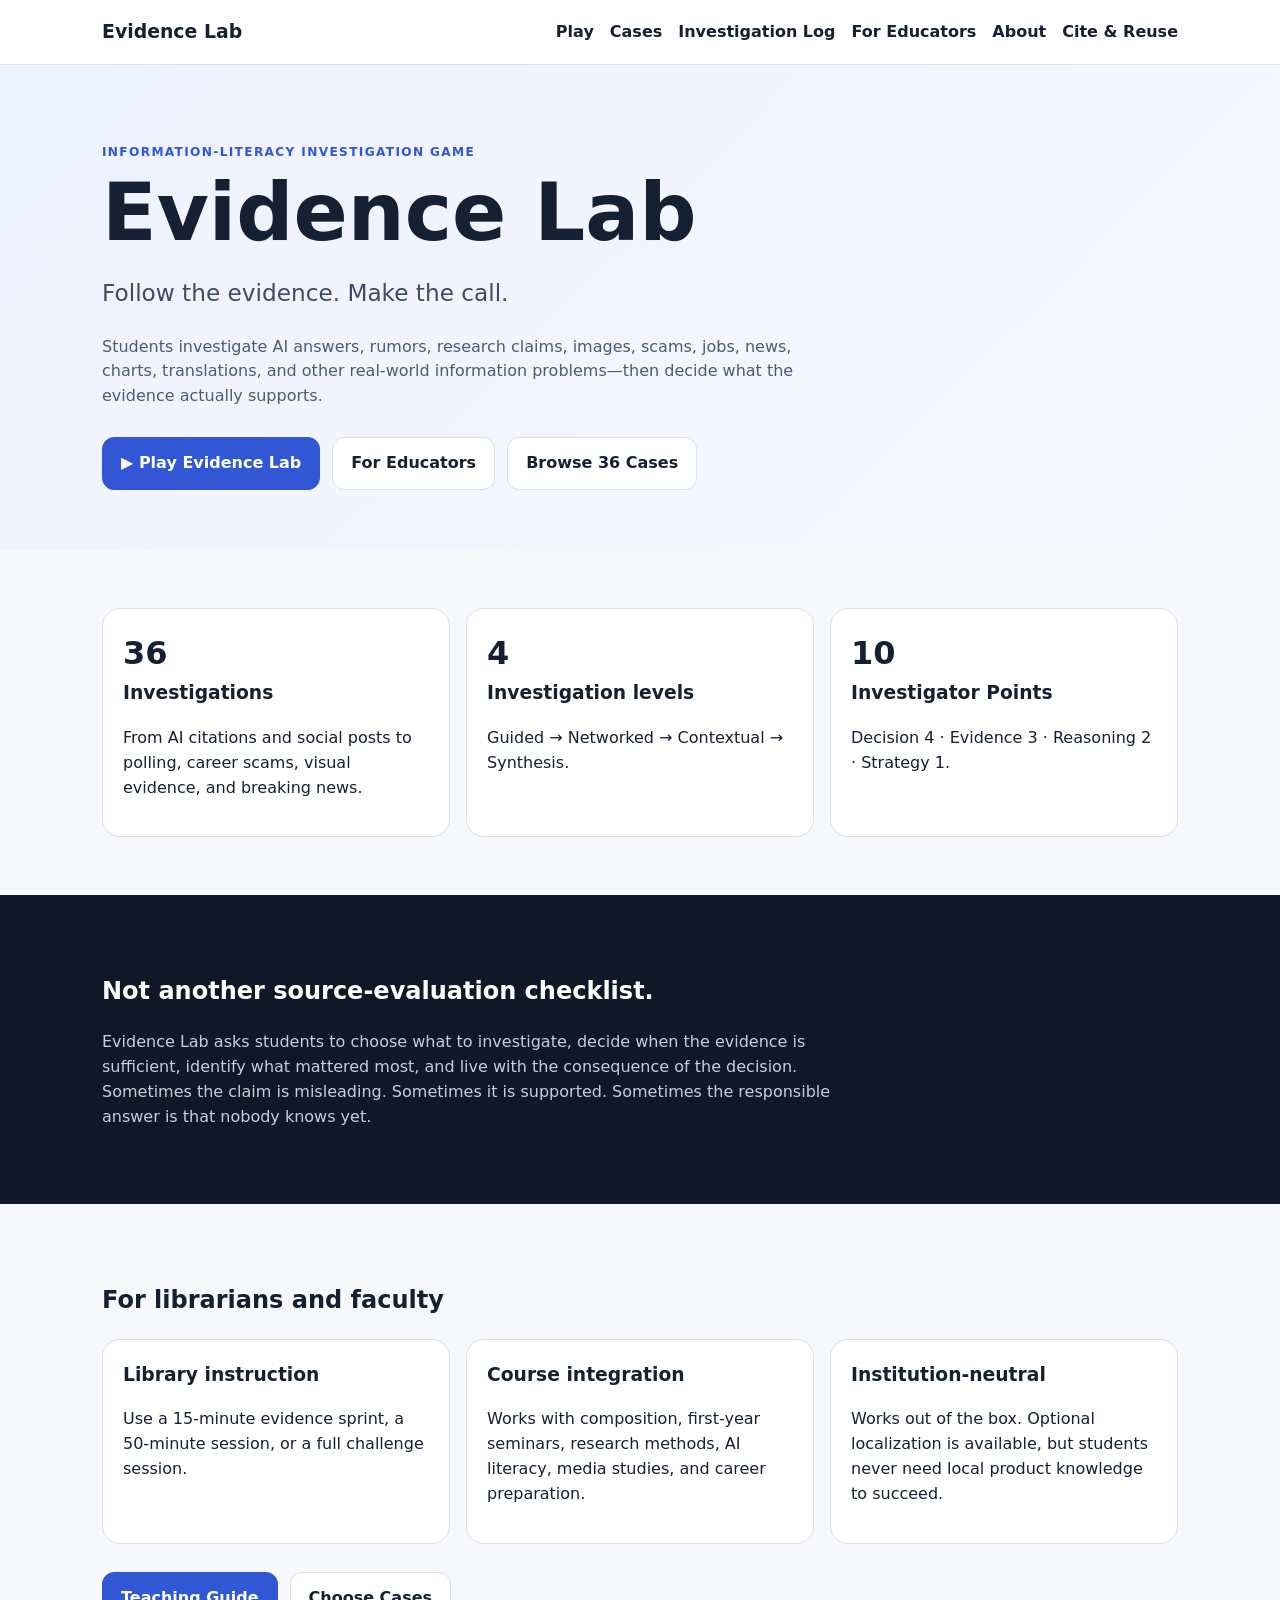
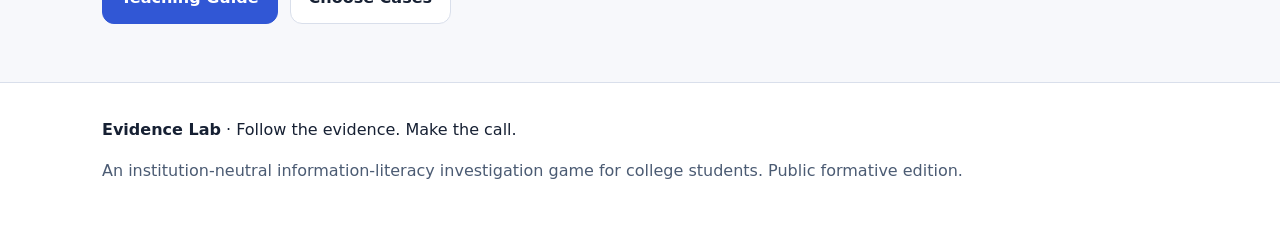
<file: index.html>
<!doctype html><html><head><meta charset="utf-8"><meta name="viewport" content="width=device-width"><title>Evidence Lab — Follow the evidence. Make the call.</title><link rel="stylesheet" href="assets/site.css"></head><body><nav class="nav"><div class="wrap"><a class="brand" href="index.html">Evidence Lab</a><div class="navlinks"><a href="play.html">Play</a><a href="cases.html">Cases</a><a href="log.html">Investigation Log<span data-log-count></span></a><a href="educators.html">For Educators</a><a href="about.html">About</a><a href="cite.html">Cite &amp; Reuse</a></div></div></nav><header class="hero"><div class="wrap"><div class="eyebrow">Information-literacy investigation game</div><h1>Evidence Lab</h1><p class="tagline">Follow the evidence. Make the call.</p><p class="muted" style="max-width:700px">Students investigate AI answers, rumors, research claims, images, scams, jobs, news, charts, translations, and other real-world information problems—then decide what the evidence actually supports.</p><div class="actions"><a class="btn primary" href="play.html">▶ Play Evidence Lab</a><a class="btn" href="educators.html">For Educators</a><a class="btn" href="cases.html">Browse 36 Cases</a></div></div></header>
<section class="section"><div class="wrap"><div class="grid"><div class="card"><div class="stat">36</div><h3>Investigations</h3><p>From AI citations and social posts to polling, career scams, visual evidence, and breaking news.</p></div><div class="card"><div class="stat">4</div><h3>Investigation levels</h3><p>Guided → Networked → Contextual → Synthesis.</p></div><div class="card"><div class="stat">10</div><h3>Investigator Points</h3><p>Decision 4 · Evidence 3 · Reasoning 2 · Strategy 1.</p></div></div></div></section>
<section class="section band"><div class="wrap"><h2>Not another source-evaluation checklist.</h2><p class="muted" style="max-width:760px">Evidence Lab asks students to choose what to investigate, decide when the evidence is sufficient, identify what mattered most, and live with the consequence of the decision. Sometimes the claim is misleading. Sometimes it is supported. Sometimes the responsible answer is that nobody knows yet.</p></div></section>
<section class="section"><div class="wrap"><h2>For librarians and faculty</h2><div class="grid"><div class="card"><h3>Library instruction</h3><p>Use a 15-minute evidence sprint, a 50-minute session, or a full challenge session.</p></div><div class="card"><h3>Course integration</h3><p>Works with composition, first-year seminars, research methods, AI literacy, media studies, and career preparation.</p></div><div class="card"><h3>Institution-neutral</h3><p>Works out of the box. Optional localization is available, but students never need local product knowledge to succeed.</p></div></div><div class="actions"><a class="btn primary" href="educators.html">Teaching Guide</a><a class="btn" href="cases.html">Choose Cases</a></div></div></section><footer class="footer"><div class="wrap"><b>Evidence Lab</b> · Follow the evidence. Make the call.<p class="muted">An institution-neutral information-literacy investigation game for college students. Public formative edition.</p></div></footer></body></html>
</file>
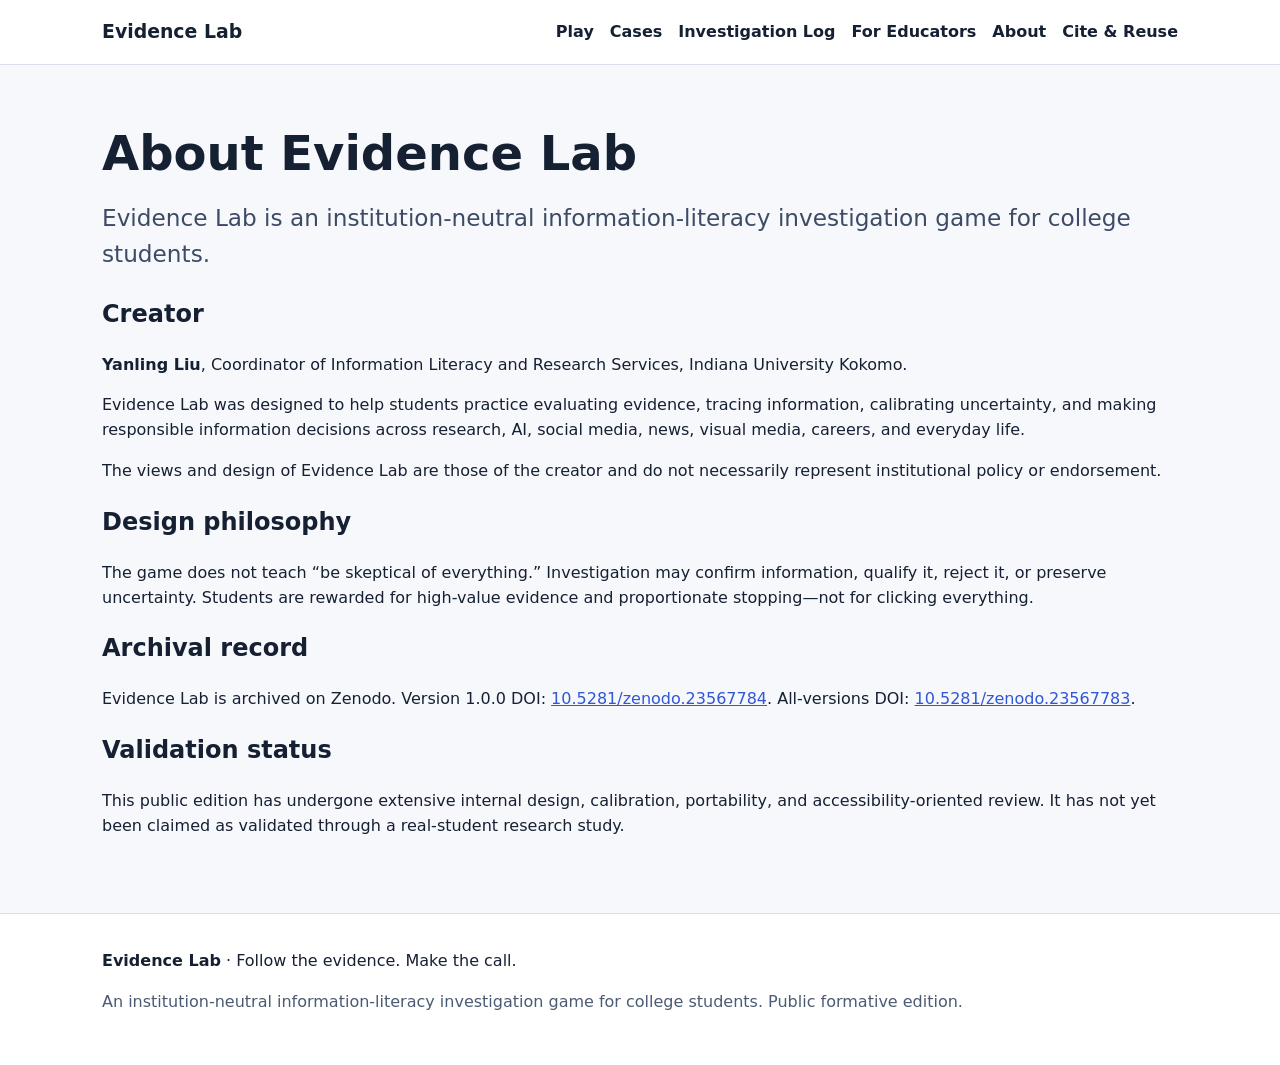
<file: about.html>
<!doctype html><html><head><meta charset=utf-8><meta name=viewport content="width=device-width"><title>About — Evidence Lab</title><link rel=stylesheet href="assets/site.css"></head><body><nav class="nav"><div class="wrap"><a class="brand" href="index.html">Evidence Lab</a><div class="navlinks"><a href="play.html">Play</a><a href="cases.html">Cases</a><a href="log.html">Investigation Log<span data-log-count></span></a><a href="educators.html">For Educators</a><a href="about.html">About</a><a href="cite.html">Cite &amp; Reuse</a></div></div></nav><main class=section><div class=wrap><h1 style="font-size:3rem">About Evidence Lab</h1><p class=tagline>Evidence Lab is an institution-neutral information-literacy investigation game for college students.</p><h2>Creator</h2><p><b>Yanling Liu</b>, Coordinator of Information Literacy and Research Services, Indiana University Kokomo.</p><p>Evidence Lab was designed to help students practice evaluating evidence, tracing information, calibrating uncertainty, and making responsible information decisions across research, AI, social media, news, visual media, careers, and everyday life.</p><p>The views and design of Evidence Lab are those of the creator and do not necessarily represent institutional policy or endorsement.</p><h2>Design philosophy</h2><p>The game does not teach “be skeptical of everything.” Investigation may confirm information, qualify it, reject it, or preserve uncertainty. Students are rewarded for high-value evidence and proportionate stopping—not for clicking everything.</p><h2>Archival record</h2><p>Evidence Lab is archived on Zenodo. Version 1.0.0 DOI: <a href="https://doi.org/10.5281/zenodo.23567784">10.5281/zenodo.23567784</a>. All-versions DOI: <a href="https://doi.org/10.5281/zenodo.23567783">10.5281/zenodo.23567783</a>.</p><h2>Validation status</h2><p>This public edition has undergone extensive internal design, calibration, portability, and accessibility-oriented review. It has not yet been claimed as validated through a real-student research study.</p></div></main><footer class="footer"><div class="wrap"><b>Evidence Lab</b> · Follow the evidence. Make the call.<p class="muted">An institution-neutral information-literacy investigation game for college students. Public formative edition.</p></div></footer></body></html>
</file>
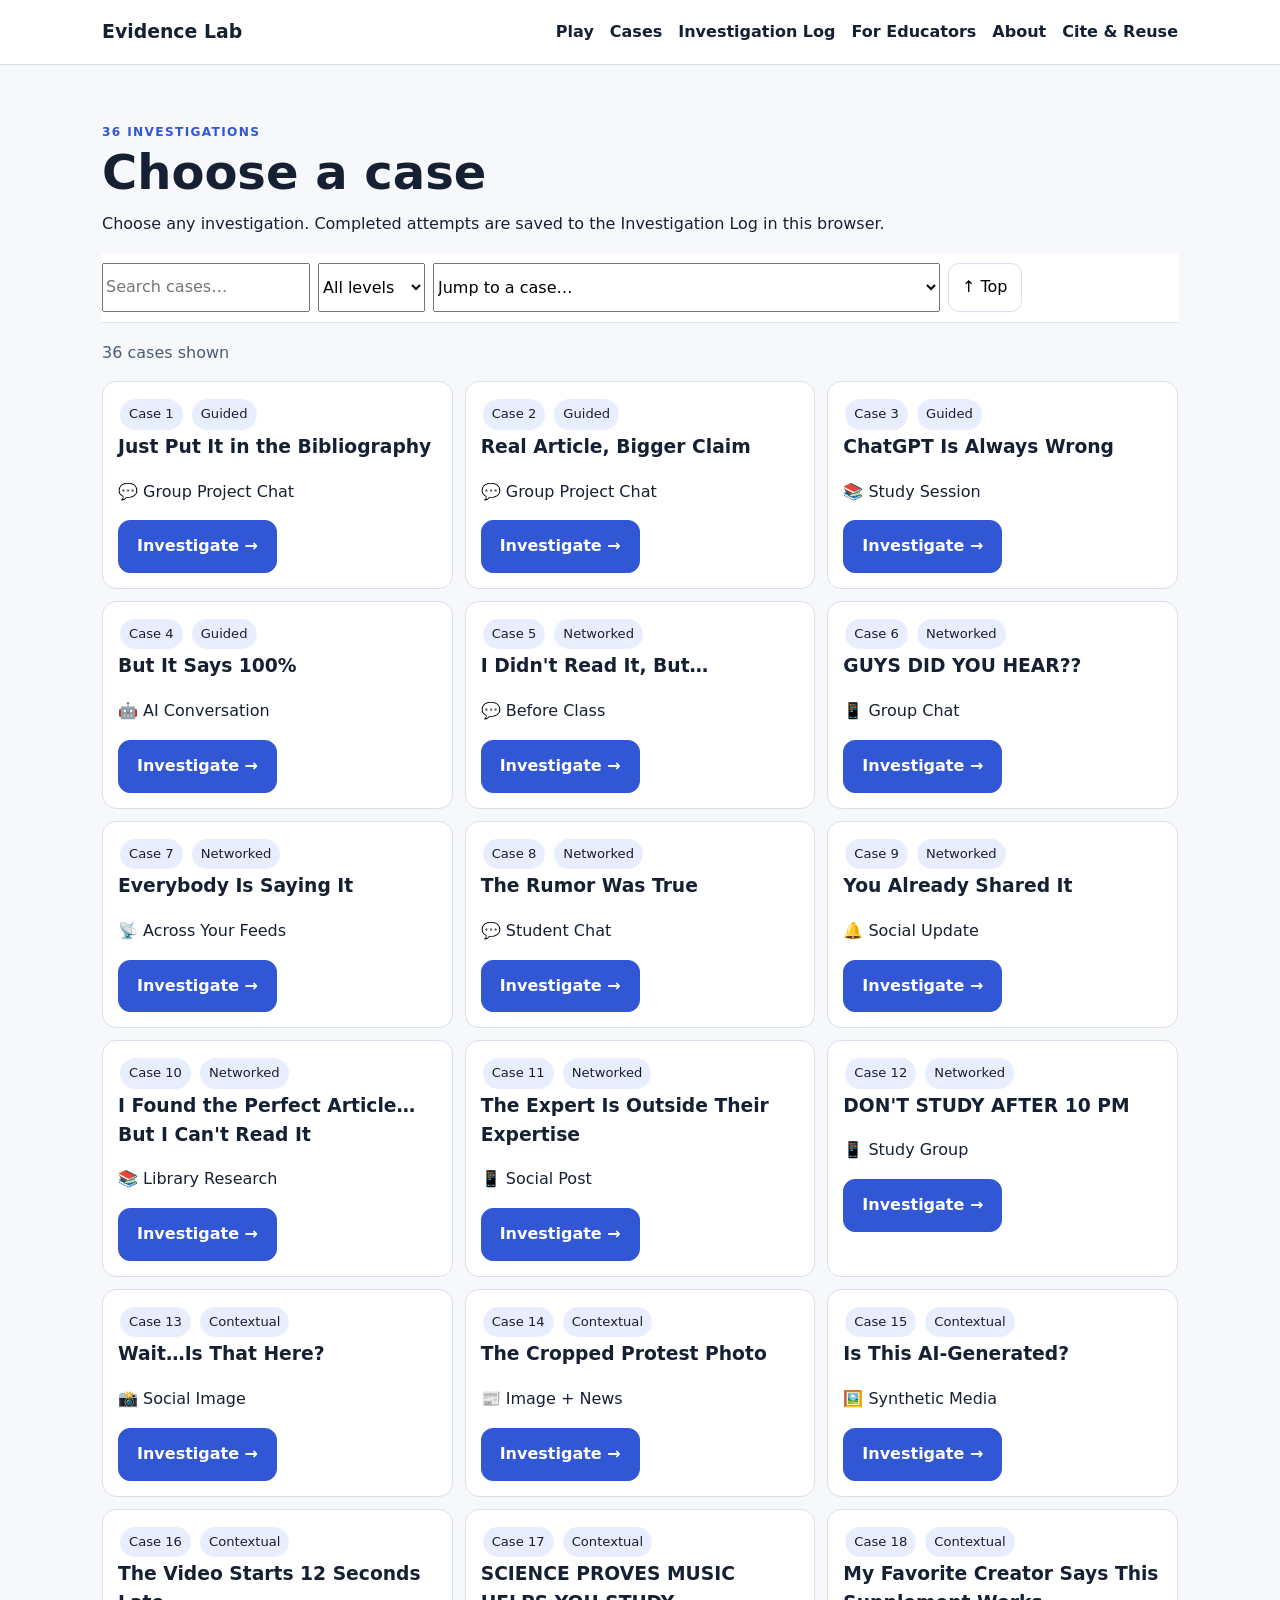
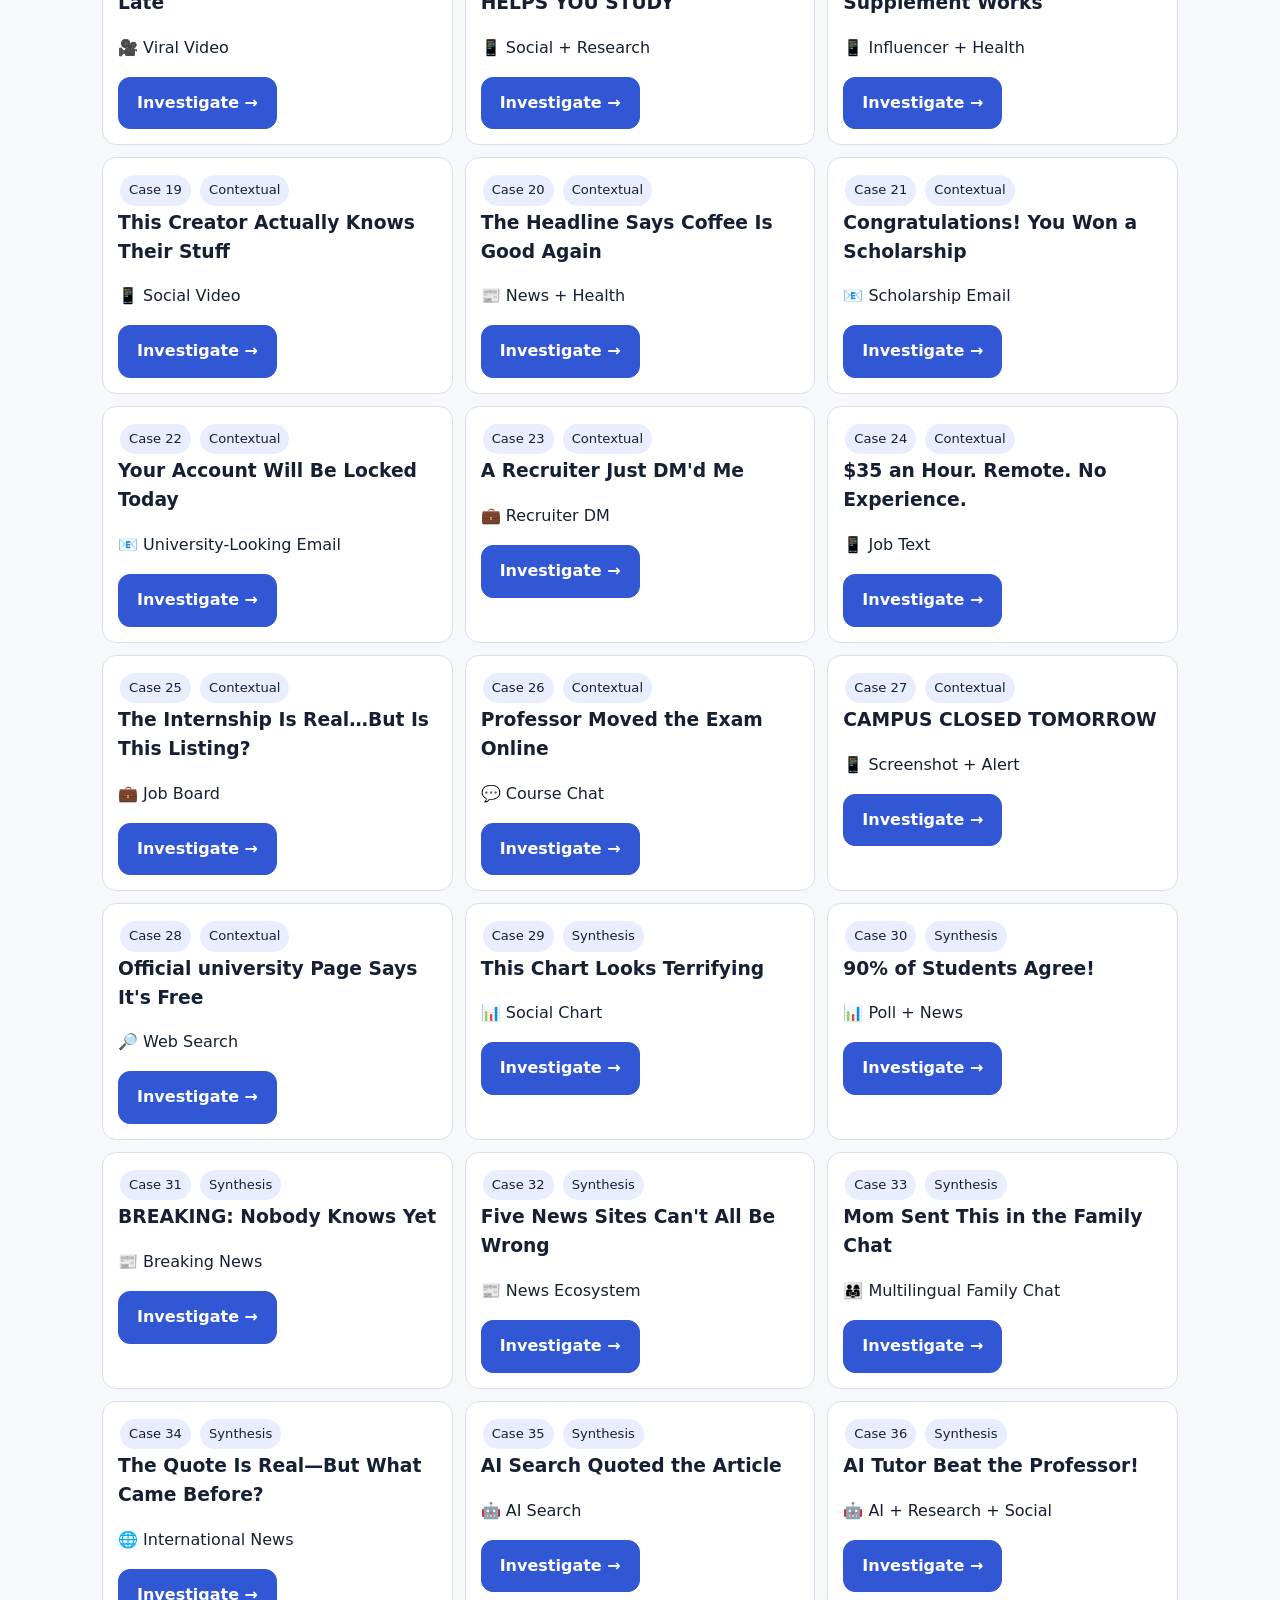
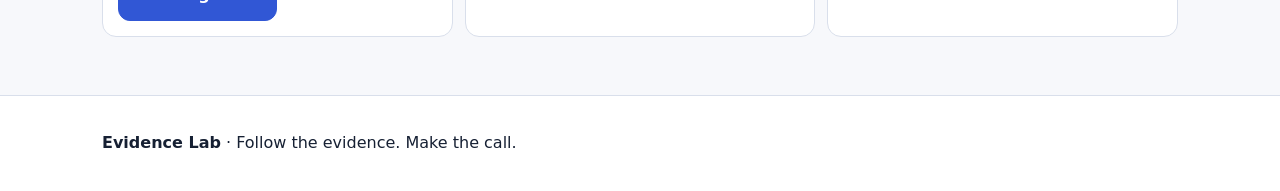
<file: cases.html>
<!doctype html><html><head><meta charset=utf-8><meta name=viewport content="width=device-width"><title>Cases — Evidence Lab</title><link rel=stylesheet href="assets/site.css"></head><body><nav class="nav"><div class="wrap"><a class="brand" href="index.html">Evidence Lab</a><div class="navlinks"><a href="play.html">Play</a><a href="cases.html">Cases</a><a href="log.html">Investigation Log<span data-log-count></span></a><a href="educators.html">For Educators</a><a href="about.html">About</a><a href="cite.html">Cite &amp; Reuse</a></div></div></nav><main class=section><div class=wrap><div class=eyebrow>36 investigations</div><h1 style="font-size:3rem">Choose a case</h1><p>Choose any investigation. Completed attempts are saved to the Investigation Log in this browser.</p><div class=sticky-tools><div class=controls><input id=q placeholder="Search cases…"><select id=level><option value="">All levels</option><option>guided</option><option>networked</option><option>contextual</option><option>synthesis</option></select><select id=jump><option value="">Jump to a case…</option><option value="1">Case 1 — Just Put It in the Bibliography</option><option value="2">Case 2 — Real Article, Bigger Claim</option><option value="3">Case 3 — ChatGPT Is Always Wrong</option><option value="4">Case 4 — But It Says 100%</option><option value="5">Case 5 — I Didn&#x27;t Read It, But…</option><option value="6">Case 6 — GUYS DID YOU HEAR??</option><option value="7">Case 7 — Everybody Is Saying It</option><option value="8">Case 8 — The Rumor Was True</option><option value="9">Case 9 — You Already Shared It</option><option value="10">Case 10 — I Found the Perfect Article…But I Can&#x27;t Read It</option><option value="11">Case 11 — The Expert Is Outside Their Expertise</option><option value="12">Case 12 — DON&#x27;T STUDY AFTER 10 PM</option><option value="13">Case 13 — Wait…Is That Here?</option><option value="14">Case 14 — The Cropped Protest Photo</option><option value="15">Case 15 — Is This AI-Generated?</option><option value="16">Case 16 — The Video Starts 12 Seconds Late</option><option value="17">Case 17 — SCIENCE PROVES MUSIC HELPS YOU STUDY</option><option value="18">Case 18 — My Favorite Creator Says This Supplement Works</option><option value="19">Case 19 — This Creator Actually Knows Their Stuff</option><option value="20">Case 20 — The Headline Says Coffee Is Good Again</option><option value="21">Case 21 — Congratulations! You Won a Scholarship</option><option value="22">Case 22 — Your Account Will Be Locked Today</option><option value="23">Case 23 — A Recruiter Just DM&#x27;d Me</option><option value="24">Case 24 — $35 an Hour. Remote. No Experience.</option><option value="25">Case 25 — The Internship Is Real…But Is This Listing?</option><option value="26">Case 26 — Professor Moved the Exam Online</option><option value="27">Case 27 — CAMPUS CLOSED TOMORROW</option><option value="28">Case 28 — Official university Page Says It&#x27;s Free</option><option value="29">Case 29 — This Chart Looks Terrifying</option><option value="30">Case 30 — 90% of Students Agree!</option><option value="31">Case 31 — BREAKING: Nobody Knows Yet</option><option value="32">Case 32 — Five News Sites Can&#x27;t All Be Wrong</option><option value="33">Case 33 — Mom Sent This in the Family Chat</option><option value="34">Case 34 — The Quote Is Real—But What Came Before?</option><option value="35">Case 35 — AI Search Quoted the Article</option><option value="36">Case 36 — AI Tutor Beat the Professor!</option></select><button onclick="scrollTo({top:0,behavior:'smooth'})">↑ Top</button></div></div><p id=count class=muted></p><div class=casegrid><article class="casecard card" id="case-1" data-level="guided" data-search="just put it in the bibliography guided 💬 group project chat" data-case="1"><div><span class=pill>Case 1</span> <span class=pill>Guided</span> <span class="completed-badge" data-completed="1"></span></div><h3>Just Put It in the Bibliography</h3><p>💬 Group Project Chat</p><a class="btn primary" href="play.html?case=1" onclick="sessionStorage.setItem('evidenceLabCasesScroll',String(window.scrollY))">Investigate →</a></article><article class="casecard card" id="case-2" data-level="guided" data-search="real article, bigger claim guided 💬 group project chat" data-case="2"><div><span class=pill>Case 2</span> <span class=pill>Guided</span> <span class="completed-badge" data-completed="2"></span></div><h3>Real Article, Bigger Claim</h3><p>💬 Group Project Chat</p><a class="btn primary" href="play.html?case=2" onclick="sessionStorage.setItem('evidenceLabCasesScroll',String(window.scrollY))">Investigate →</a></article><article class="casecard card" id="case-3" data-level="guided" data-search="chatgpt is always wrong guided 📚 study session" data-case="3"><div><span class=pill>Case 3</span> <span class=pill>Guided</span> <span class="completed-badge" data-completed="3"></span></div><h3>ChatGPT Is Always Wrong</h3><p>📚 Study Session</p><a class="btn primary" href="play.html?case=3" onclick="sessionStorage.setItem('evidenceLabCasesScroll',String(window.scrollY))">Investigate →</a></article><article class="casecard card" id="case-4" data-level="guided" data-search="but it says 100% guided 🤖 ai conversation" data-case="4"><div><span class=pill>Case 4</span> <span class=pill>Guided</span> <span class="completed-badge" data-completed="4"></span></div><h3>But It Says 100%</h3><p>🤖 AI Conversation</p><a class="btn primary" href="play.html?case=4" onclick="sessionStorage.setItem('evidenceLabCasesScroll',String(window.scrollY))">Investigate →</a></article><article class="casecard card" id="case-5" data-level="networked" data-search="i didn&#x27;t read it, but… networked 💬 before class" data-case="5"><div><span class=pill>Case 5</span> <span class=pill>Networked</span> <span class="completed-badge" data-completed="5"></span></div><h3>I Didn&#x27;t Read It, But…</h3><p>💬 Before Class</p><a class="btn primary" href="play.html?case=5" onclick="sessionStorage.setItem('evidenceLabCasesScroll',String(window.scrollY))">Investigate →</a></article><article class="casecard card" id="case-6" data-level="networked" data-search="guys did you hear?? networked 📱 group chat" data-case="6"><div><span class=pill>Case 6</span> <span class=pill>Networked</span> <span class="completed-badge" data-completed="6"></span></div><h3>GUYS DID YOU HEAR??</h3><p>📱 Group Chat</p><a class="btn primary" href="play.html?case=6" onclick="sessionStorage.setItem('evidenceLabCasesScroll',String(window.scrollY))">Investigate →</a></article><article class="casecard card" id="case-7" data-level="networked" data-search="everybody is saying it networked 📡 across your feeds" data-case="7"><div><span class=pill>Case 7</span> <span class=pill>Networked</span> <span class="completed-badge" data-completed="7"></span></div><h3>Everybody Is Saying It</h3><p>📡 Across Your Feeds</p><a class="btn primary" href="play.html?case=7" onclick="sessionStorage.setItem('evidenceLabCasesScroll',String(window.scrollY))">Investigate →</a></article><article class="casecard card" id="case-8" data-level="networked" data-search="the rumor was true networked 💬 student chat" data-case="8"><div><span class=pill>Case 8</span> <span class=pill>Networked</span> <span class="completed-badge" data-completed="8"></span></div><h3>The Rumor Was True</h3><p>💬 Student Chat</p><a class="btn primary" href="play.html?case=8" onclick="sessionStorage.setItem('evidenceLabCasesScroll',String(window.scrollY))">Investigate →</a></article><article class="casecard card" id="case-9" data-level="networked" data-search="you already shared it networked 🔔 social update" data-case="9"><div><span class=pill>Case 9</span> <span class=pill>Networked</span> <span class="completed-badge" data-completed="9"></span></div><h3>You Already Shared It</h3><p>🔔 Social Update</p><a class="btn primary" href="play.html?case=9" onclick="sessionStorage.setItem('evidenceLabCasesScroll',String(window.scrollY))">Investigate →</a></article><article class="casecard card" id="case-10" data-level="networked" data-search="i found the perfect article…but i can&#x27;t read it networked 📚 library research" data-case="10"><div><span class=pill>Case 10</span> <span class=pill>Networked</span> <span class="completed-badge" data-completed="10"></span></div><h3>I Found the Perfect Article…But I Can&#x27;t Read It</h3><p>📚 Library Research</p><a class="btn primary" href="play.html?case=10" onclick="sessionStorage.setItem('evidenceLabCasesScroll',String(window.scrollY))">Investigate →</a></article><article class="casecard card" id="case-11" data-level="networked" data-search="the expert is outside their expertise networked 📱 social post" data-case="11"><div><span class=pill>Case 11</span> <span class=pill>Networked</span> <span class="completed-badge" data-completed="11"></span></div><h3>The Expert Is Outside Their Expertise</h3><p>📱 Social Post</p><a class="btn primary" href="play.html?case=11" onclick="sessionStorage.setItem('evidenceLabCasesScroll',String(window.scrollY))">Investigate →</a></article><article class="casecard card" id="case-12" data-level="networked" data-search="don&#x27;t study after 10 pm networked 📱 study group" data-case="12"><div><span class=pill>Case 12</span> <span class=pill>Networked</span> <span class="completed-badge" data-completed="12"></span></div><h3>DON&#x27;T STUDY AFTER 10 PM</h3><p>📱 Study Group</p><a class="btn primary" href="play.html?case=12" onclick="sessionStorage.setItem('evidenceLabCasesScroll',String(window.scrollY))">Investigate →</a></article><article class="casecard card" id="case-13" data-level="contextual" data-search="wait…is that here? contextual 📸 social image" data-case="13"><div><span class=pill>Case 13</span> <span class=pill>Contextual</span> <span class="completed-badge" data-completed="13"></span></div><h3>Wait…Is That Here?</h3><p>📸 Social Image</p><a class="btn primary" href="play.html?case=13" onclick="sessionStorage.setItem('evidenceLabCasesScroll',String(window.scrollY))">Investigate →</a></article><article class="casecard card" id="case-14" data-level="contextual" data-search="the cropped protest photo contextual 📰 image + news" data-case="14"><div><span class=pill>Case 14</span> <span class=pill>Contextual</span> <span class="completed-badge" data-completed="14"></span></div><h3>The Cropped Protest Photo</h3><p>📰 Image + News</p><a class="btn primary" href="play.html?case=14" onclick="sessionStorage.setItem('evidenceLabCasesScroll',String(window.scrollY))">Investigate →</a></article><article class="casecard card" id="case-15" data-level="contextual" data-search="is this ai-generated? contextual 🖼️ synthetic media" data-case="15"><div><span class=pill>Case 15</span> <span class=pill>Contextual</span> <span class="completed-badge" data-completed="15"></span></div><h3>Is This AI-Generated?</h3><p>🖼️ Synthetic Media</p><a class="btn primary" href="play.html?case=15" onclick="sessionStorage.setItem('evidenceLabCasesScroll',String(window.scrollY))">Investigate →</a></article><article class="casecard card" id="case-16" data-level="contextual" data-search="the video starts 12 seconds late contextual 🎥 viral video" data-case="16"><div><span class=pill>Case 16</span> <span class=pill>Contextual</span> <span class="completed-badge" data-completed="16"></span></div><h3>The Video Starts 12 Seconds Late</h3><p>🎥 Viral Video</p><a class="btn primary" href="play.html?case=16" onclick="sessionStorage.setItem('evidenceLabCasesScroll',String(window.scrollY))">Investigate →</a></article><article class="casecard card" id="case-17" data-level="contextual" data-search="science proves music helps you study contextual 📱 social + research" data-case="17"><div><span class=pill>Case 17</span> <span class=pill>Contextual</span> <span class="completed-badge" data-completed="17"></span></div><h3>SCIENCE PROVES MUSIC HELPS YOU STUDY</h3><p>📱 Social + Research</p><a class="btn primary" href="play.html?case=17" onclick="sessionStorage.setItem('evidenceLabCasesScroll',String(window.scrollY))">Investigate →</a></article><article class="casecard card" id="case-18" data-level="contextual" data-search="my favorite creator says this supplement works contextual 📱 influencer + health" data-case="18"><div><span class=pill>Case 18</span> <span class=pill>Contextual</span> <span class="completed-badge" data-completed="18"></span></div><h3>My Favorite Creator Says This Supplement Works</h3><p>📱 Influencer + Health</p><a class="btn primary" href="play.html?case=18" onclick="sessionStorage.setItem('evidenceLabCasesScroll',String(window.scrollY))">Investigate →</a></article><article class="casecard card" id="case-19" data-level="contextual" data-search="this creator actually knows their stuff contextual 📱 social video" data-case="19"><div><span class=pill>Case 19</span> <span class=pill>Contextual</span> <span class="completed-badge" data-completed="19"></span></div><h3>This Creator Actually Knows Their Stuff</h3><p>📱 Social Video</p><a class="btn primary" href="play.html?case=19" onclick="sessionStorage.setItem('evidenceLabCasesScroll',String(window.scrollY))">Investigate →</a></article><article class="casecard card" id="case-20" data-level="contextual" data-search="the headline says coffee is good again contextual 📰 news + health" data-case="20"><div><span class=pill>Case 20</span> <span class=pill>Contextual</span> <span class="completed-badge" data-completed="20"></span></div><h3>The Headline Says Coffee Is Good Again</h3><p>📰 News + Health</p><a class="btn primary" href="play.html?case=20" onclick="sessionStorage.setItem('evidenceLabCasesScroll',String(window.scrollY))">Investigate →</a></article><article class="casecard card" id="case-21" data-level="contextual" data-search="congratulations! you won a scholarship contextual 📧 scholarship email" data-case="21"><div><span class=pill>Case 21</span> <span class=pill>Contextual</span> <span class="completed-badge" data-completed="21"></span></div><h3>Congratulations! You Won a Scholarship</h3><p>📧 Scholarship Email</p><a class="btn primary" href="play.html?case=21" onclick="sessionStorage.setItem('evidenceLabCasesScroll',String(window.scrollY))">Investigate →</a></article><article class="casecard card" id="case-22" data-level="contextual" data-search="your account will be locked today contextual 📧 university-looking email" data-case="22"><div><span class=pill>Case 22</span> <span class=pill>Contextual</span> <span class="completed-badge" data-completed="22"></span></div><h3>Your Account Will Be Locked Today</h3><p>📧 University-Looking Email</p><a class="btn primary" href="play.html?case=22" onclick="sessionStorage.setItem('evidenceLabCasesScroll',String(window.scrollY))">Investigate →</a></article><article class="casecard card" id="case-23" data-level="contextual" data-search="a recruiter just dm&#x27;d me contextual 💼 recruiter dm" data-case="23"><div><span class=pill>Case 23</span> <span class=pill>Contextual</span> <span class="completed-badge" data-completed="23"></span></div><h3>A Recruiter Just DM&#x27;d Me</h3><p>💼 Recruiter DM</p><a class="btn primary" href="play.html?case=23" onclick="sessionStorage.setItem('evidenceLabCasesScroll',String(window.scrollY))">Investigate →</a></article><article class="casecard card" id="case-24" data-level="contextual" data-search="$35 an hour. remote. no experience. contextual 📱 job text" data-case="24"><div><span class=pill>Case 24</span> <span class=pill>Contextual</span> <span class="completed-badge" data-completed="24"></span></div><h3>$35 an Hour. Remote. No Experience.</h3><p>📱 Job Text</p><a class="btn primary" href="play.html?case=24" onclick="sessionStorage.setItem('evidenceLabCasesScroll',String(window.scrollY))">Investigate →</a></article><article class="casecard card" id="case-25" data-level="contextual" data-search="the internship is real…but is this listing? contextual 💼 job board" data-case="25"><div><span class=pill>Case 25</span> <span class=pill>Contextual</span> <span class="completed-badge" data-completed="25"></span></div><h3>The Internship Is Real…But Is This Listing?</h3><p>💼 Job Board</p><a class="btn primary" href="play.html?case=25" onclick="sessionStorage.setItem('evidenceLabCasesScroll',String(window.scrollY))">Investigate →</a></article><article class="casecard card" id="case-26" data-level="contextual" data-search="professor moved the exam online contextual 💬 course chat" data-case="26"><div><span class=pill>Case 26</span> <span class=pill>Contextual</span> <span class="completed-badge" data-completed="26"></span></div><h3>Professor Moved the Exam Online</h3><p>💬 Course Chat</p><a class="btn primary" href="play.html?case=26" onclick="sessionStorage.setItem('evidenceLabCasesScroll',String(window.scrollY))">Investigate →</a></article><article class="casecard card" id="case-27" data-level="contextual" data-search="campus closed tomorrow contextual 📱 screenshot + alert" data-case="27"><div><span class=pill>Case 27</span> <span class=pill>Contextual</span> <span class="completed-badge" data-completed="27"></span></div><h3>CAMPUS CLOSED TOMORROW</h3><p>📱 Screenshot + Alert</p><a class="btn primary" href="play.html?case=27" onclick="sessionStorage.setItem('evidenceLabCasesScroll',String(window.scrollY))">Investigate →</a></article><article class="casecard card" id="case-28" data-level="contextual" data-search="official university page says it&#x27;s free contextual 🔎 web search" data-case="28"><div><span class=pill>Case 28</span> <span class=pill>Contextual</span> <span class="completed-badge" data-completed="28"></span></div><h3>Official university Page Says It&#x27;s Free</h3><p>🔎 Web Search</p><a class="btn primary" href="play.html?case=28" onclick="sessionStorage.setItem('evidenceLabCasesScroll',String(window.scrollY))">Investigate →</a></article><article class="casecard card" id="case-29" data-level="synthesis" data-search="this chart looks terrifying synthesis 📊 social chart" data-case="29"><div><span class=pill>Case 29</span> <span class=pill>Synthesis</span> <span class="completed-badge" data-completed="29"></span></div><h3>This Chart Looks Terrifying</h3><p>📊 Social Chart</p><a class="btn primary" href="play.html?case=29" onclick="sessionStorage.setItem('evidenceLabCasesScroll',String(window.scrollY))">Investigate →</a></article><article class="casecard card" id="case-30" data-level="synthesis" data-search="90% of students agree! synthesis 📊 poll + news" data-case="30"><div><span class=pill>Case 30</span> <span class=pill>Synthesis</span> <span class="completed-badge" data-completed="30"></span></div><h3>90% of Students Agree!</h3><p>📊 Poll + News</p><a class="btn primary" href="play.html?case=30" onclick="sessionStorage.setItem('evidenceLabCasesScroll',String(window.scrollY))">Investigate →</a></article><article class="casecard card" id="case-31" data-level="synthesis" data-search="breaking: nobody knows yet synthesis 📰 breaking news" data-case="31"><div><span class=pill>Case 31</span> <span class=pill>Synthesis</span> <span class="completed-badge" data-completed="31"></span></div><h3>BREAKING: Nobody Knows Yet</h3><p>📰 Breaking News</p><a class="btn primary" href="play.html?case=31" onclick="sessionStorage.setItem('evidenceLabCasesScroll',String(window.scrollY))">Investigate →</a></article><article class="casecard card" id="case-32" data-level="synthesis" data-search="five news sites can&#x27;t all be wrong synthesis 📰 news ecosystem" data-case="32"><div><span class=pill>Case 32</span> <span class=pill>Synthesis</span> <span class="completed-badge" data-completed="32"></span></div><h3>Five News Sites Can&#x27;t All Be Wrong</h3><p>📰 News Ecosystem</p><a class="btn primary" href="play.html?case=32" onclick="sessionStorage.setItem('evidenceLabCasesScroll',String(window.scrollY))">Investigate →</a></article><article class="casecard card" id="case-33" data-level="synthesis" data-search="mom sent this in the family chat synthesis 👨‍👩‍👧 multilingual family chat" data-case="33"><div><span class=pill>Case 33</span> <span class=pill>Synthesis</span> <span class="completed-badge" data-completed="33"></span></div><h3>Mom Sent This in the Family Chat</h3><p>👨‍👩‍👧 Multilingual Family Chat</p><a class="btn primary" href="play.html?case=33" onclick="sessionStorage.setItem('evidenceLabCasesScroll',String(window.scrollY))">Investigate →</a></article><article class="casecard card" id="case-34" data-level="synthesis" data-search="the quote is real—but what came before? synthesis 🌐 international news" data-case="34"><div><span class=pill>Case 34</span> <span class=pill>Synthesis</span> <span class="completed-badge" data-completed="34"></span></div><h3>The Quote Is Real—But What Came Before?</h3><p>🌐 International News</p><a class="btn primary" href="play.html?case=34" onclick="sessionStorage.setItem('evidenceLabCasesScroll',String(window.scrollY))">Investigate →</a></article><article class="casecard card" id="case-35" data-level="synthesis" data-search="ai search quoted the article synthesis 🤖 ai search" data-case="35"><div><span class=pill>Case 35</span> <span class=pill>Synthesis</span> <span class="completed-badge" data-completed="35"></span></div><h3>AI Search Quoted the Article</h3><p>🤖 AI Search</p><a class="btn primary" href="play.html?case=35" onclick="sessionStorage.setItem('evidenceLabCasesScroll',String(window.scrollY))">Investigate →</a></article><article class="casecard card" id="case-36" data-level="synthesis" data-search="ai tutor beat the professor! synthesis 🤖 ai + research + social" data-case="36"><div><span class=pill>Case 36</span> <span class=pill>Synthesis</span> <span class="completed-badge" data-completed="36"></span></div><h3>AI Tutor Beat the Professor!</h3><p>🤖 AI + Research + Social</p><a class="btn primary" href="play.html?case=36" onclick="sessionStorage.setItem('evidenceLabCasesScroll',String(window.scrollY))">Investigate →</a></article></div></div></main><footer class=footer><div class=wrap><b>Evidence Lab</b> · Follow the evidence. Make the call.</div></footer><script>const LOGKEY='evidenceLabInvestigationLogV1';function log(){try{return JSON.parse(localStorage.getItem(LOGKEY)||'[]')}catch(e){return[]}}function update(){let L=log(),done={};L.forEach(x=>done[x.caseNo]=(done[x.caseNo]||0)+1);document.querySelectorAll('[data-completed]').forEach(x=>{let n=done[x.dataset.completed];x.textContent=n?'✓ Completed · '+n+' attempt'+(n>1?'s':''):''});document.querySelectorAll('[data-log-count]').forEach(x=>x.textContent=L.length?' ('+L.length+')':'')}let cards=[...document.querySelectorAll('.casecard')],q=document.querySelector('#q'),lv=document.querySelector('#level'),ct=document.querySelector('#count');function filter(){let s=q.value.toLowerCase(),l=lv.value,n=0;cards.forEach(c=>{let ok=(!s||c.dataset.search.includes(s))&&(!l||c.dataset.level===l);c.style.display=ok?'':'none';if(ok)n++});ct.textContent=n+' cases shown'}q.oninput=filter;lv.onchange=filter;document.querySelector('#jump').onchange=e=>{if(e.target.value)document.querySelector('#case-'+e.target.value).scrollIntoView({behavior:'smooth',block:'start'})};update();filter();let y=sessionStorage.getItem('evidenceLabCasesScroll');if(y)requestAnimationFrame(()=>scrollTo(0,Number(y)));</script></body></html>
</file>
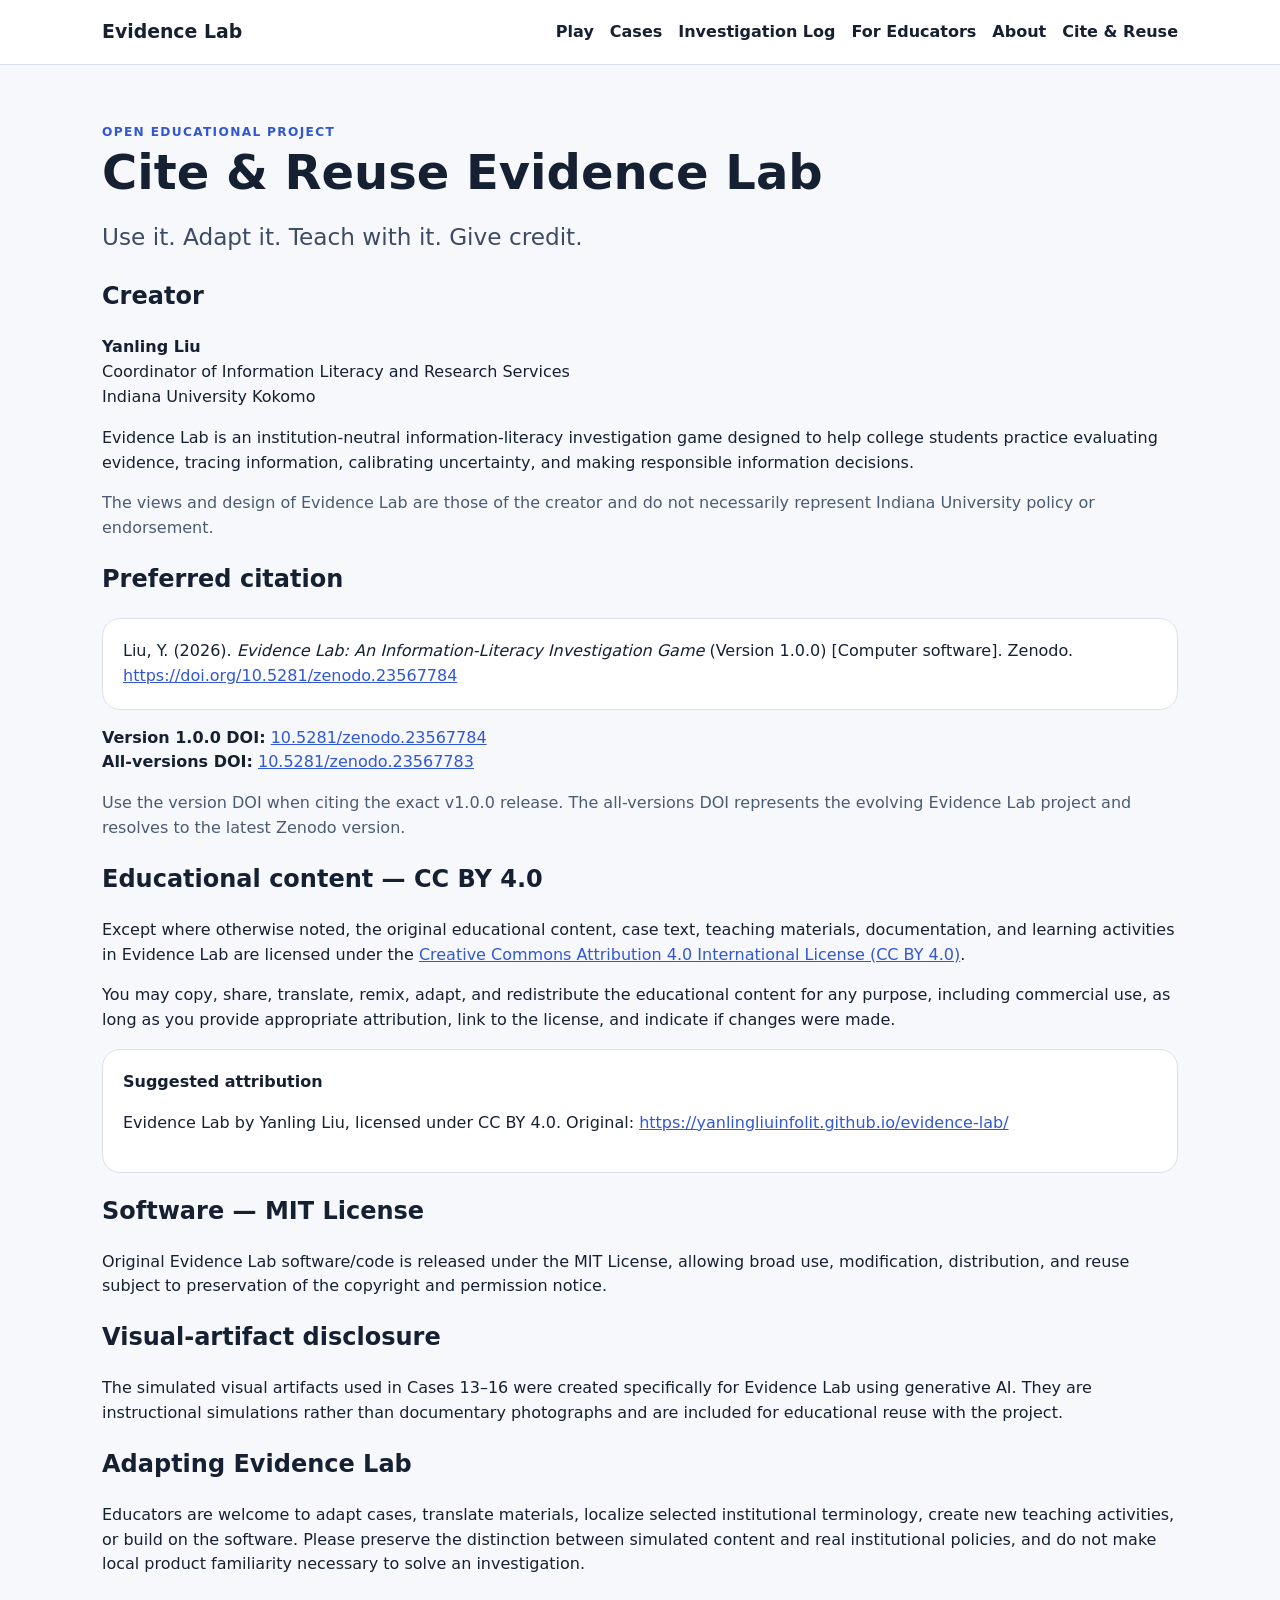
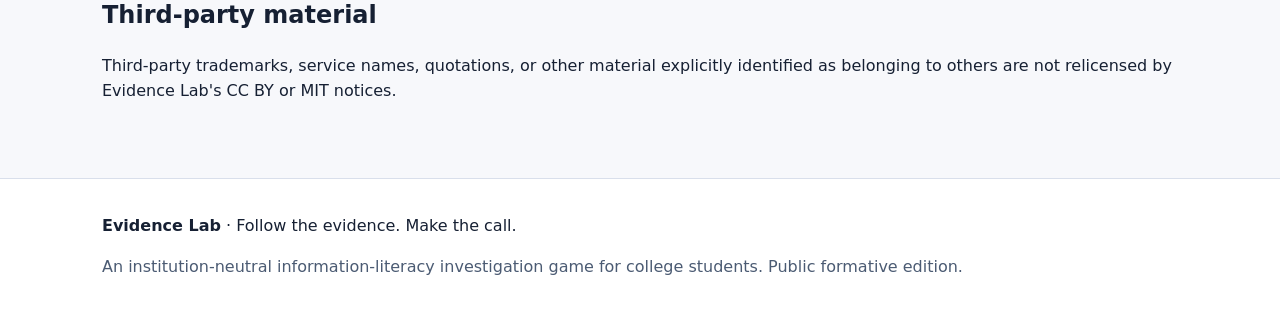
<file: cite.html>
<!doctype html><html><head><meta charset="utf-8"><meta name="viewport" content="width=device-width"><title>Cite & Reuse — Evidence Lab</title><link rel="stylesheet" href="assets/site.css"></head><body><nav class="nav"><div class="wrap"><a class="brand" href="index.html">Evidence Lab</a><div class="navlinks"><a href="play.html">Play</a><a href="cases.html">Cases</a><a href="log.html">Investigation Log<span data-log-count></span></a><a href="educators.html">For Educators</a><a href="about.html">About</a><a href="cite.html">Cite &amp; Reuse</a></div></div></nav><main class="section"><div class="wrap"><div class="eyebrow">Open educational project</div><h1 style="font-size:3rem">Cite & Reuse Evidence Lab</h1><p class="tagline">Use it. Adapt it. Teach with it. Give credit.</p><h2>Creator</h2><p><b>Yanling Liu</b><br>Coordinator of Information Literacy and Research Services<br>Indiana University Kokomo</p><p>Evidence Lab is an institution-neutral information-literacy investigation game designed to help college students practice evaluating evidence, tracing information, calibrating uncertainty, and making responsible information decisions.</p><p class="muted">The views and design of Evidence Lab are those of the creator and do not necessarily represent Indiana University policy or endorsement.</p><h2>Preferred citation</h2><div class="card">Liu, Y. (2026). <i>Evidence Lab: An Information-Literacy Investigation Game</i> (Version 1.0.0) [Computer software]. Zenodo. <a href="https://doi.org/10.5281/zenodo.23567784">https://doi.org/10.5281/zenodo.23567784</a></div><p><b>Version 1.0.0 DOI:</b> <a href="https://doi.org/10.5281/zenodo.23567784">10.5281/zenodo.23567784</a><br><b>All-versions DOI:</b> <a href="https://doi.org/10.5281/zenodo.23567783">10.5281/zenodo.23567783</a></p><p class="muted">Use the version DOI when citing the exact v1.0.0 release. The all-versions DOI represents the evolving Evidence Lab project and resolves to the latest Zenodo version.</p><h2>Educational content — CC BY 4.0</h2><p>Except where otherwise noted, the original educational content, case text, teaching materials, documentation, and learning activities in Evidence Lab are licensed under the <a href="https://creativecommons.org/licenses/by/4.0/">Creative Commons Attribution 4.0 International License (CC BY 4.0)</a>.</p><p>You may copy, share, translate, remix, adapt, and redistribute the educational content for any purpose, including commercial use, as long as you provide appropriate attribution, link to the license, and indicate if changes were made.</p><div class="card"><b>Suggested attribution</b><p>Evidence Lab by Yanling Liu, licensed under CC BY 4.0. Original: <a href="https://yanlingliuinfolit.github.io/evidence-lab/">https://yanlingliuinfolit.github.io/evidence-lab/</a></p></div><h2>Software — MIT License</h2><p>Original Evidence Lab software/code is released under the MIT License, allowing broad use, modification, distribution, and reuse subject to preservation of the copyright and permission notice.</p><h2>Visual-artifact disclosure</h2><p>The simulated visual artifacts used in Cases 13–16 were created specifically for Evidence Lab using generative AI. They are instructional simulations rather than documentary photographs and are included for educational reuse with the project.</p><h2>Adapting Evidence Lab</h2><p>Educators are welcome to adapt cases, translate materials, localize selected institutional terminology, create new teaching activities, or build on the software. Please preserve the distinction between simulated content and real institutional policies, and do not make local product familiarity necessary to solve an investigation.</p><h2>Third-party material</h2><p>Third-party trademarks, service names, quotations, or other material explicitly identified as belonging to others are not relicensed by Evidence Lab's CC BY or MIT notices.</p></div></main><footer class="footer"><div class="wrap"><b>Evidence Lab</b> · Follow the evidence. Make the call.<p class="muted">An institution-neutral information-literacy investigation game for college students. Public formative edition.</p></div></footer></body></html>
</file>
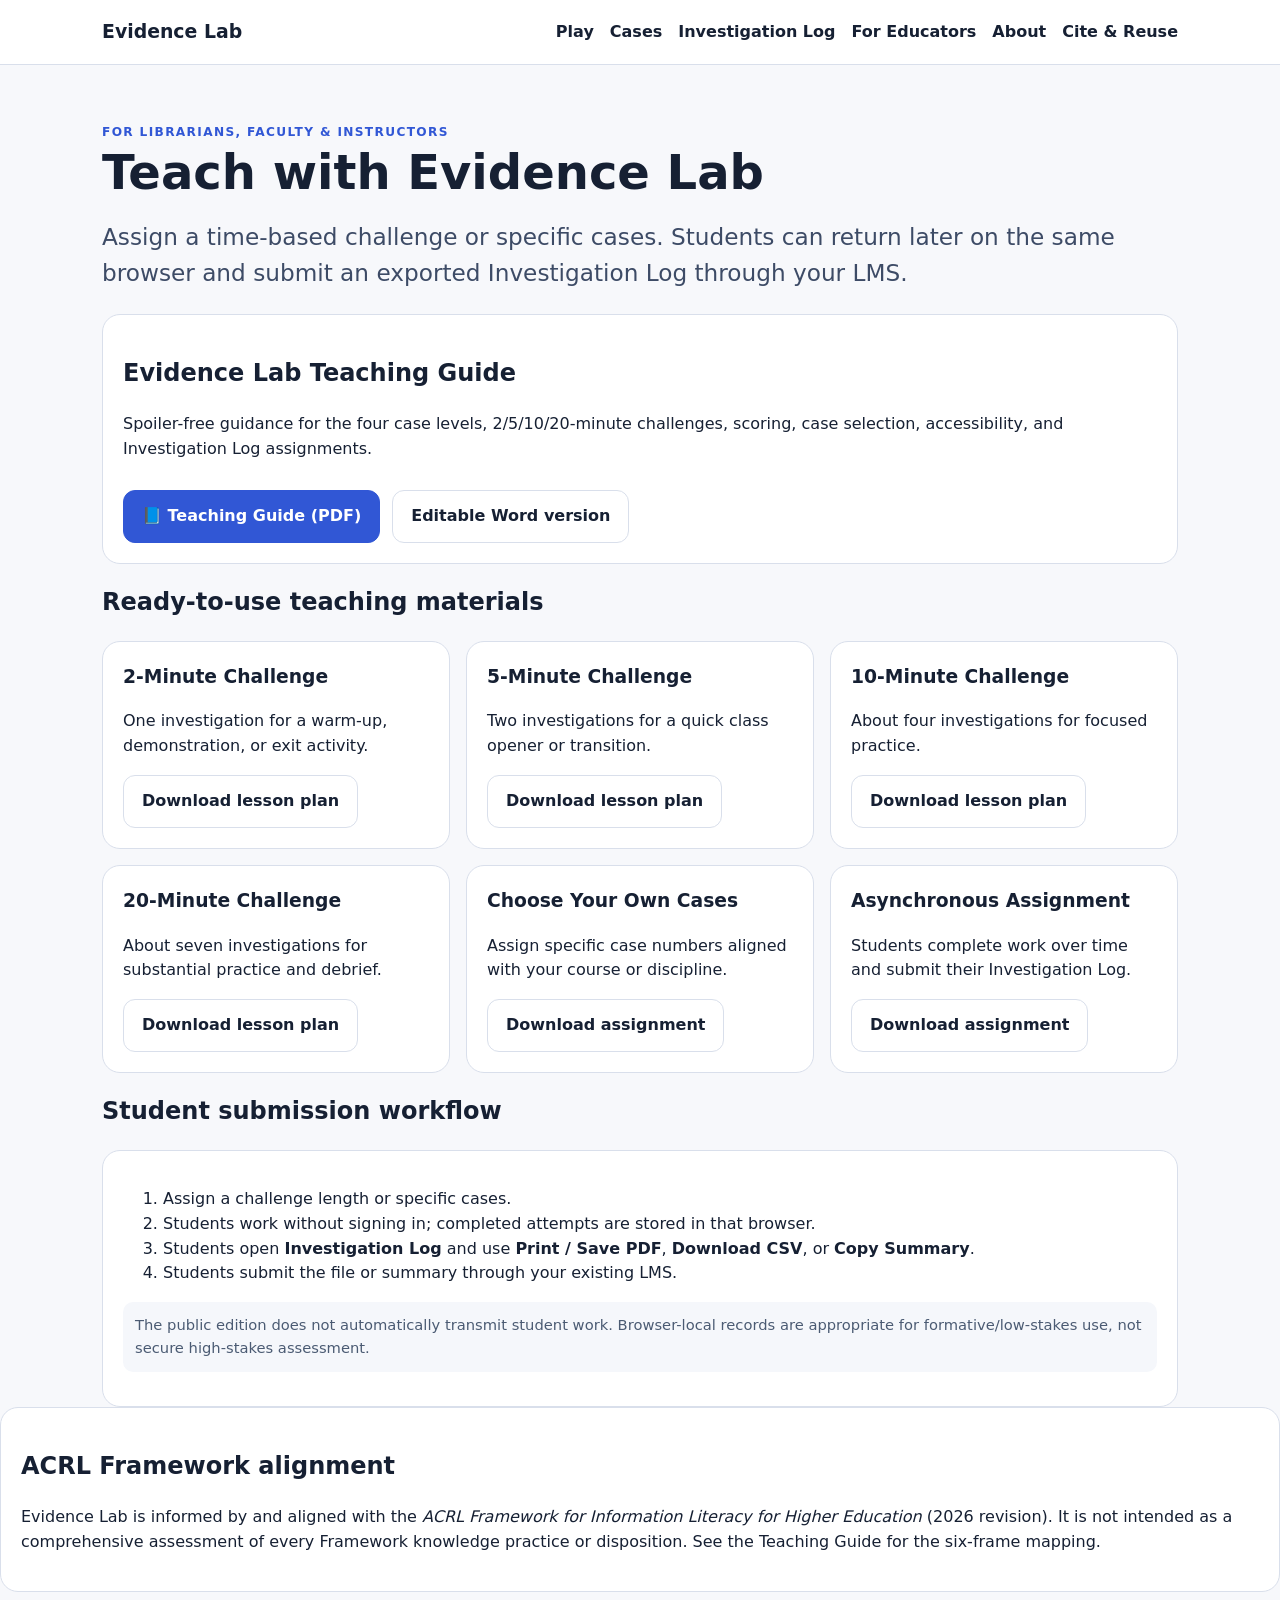
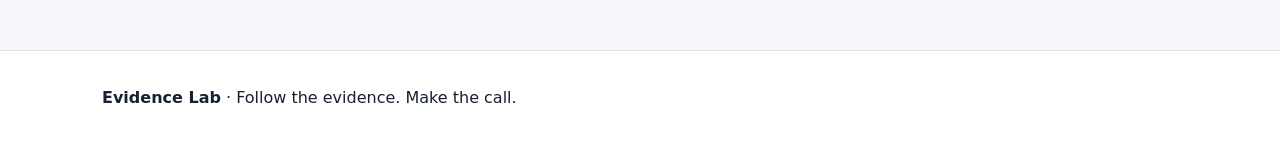
<file: educators.html>
<!doctype html><html><head><meta charset=utf-8><meta name=viewport content="width=device-width"><title>For Educators — Evidence Lab</title><link rel=stylesheet href="assets/site.css"></head><body><nav class="nav"><div class="wrap"><a class="brand" href="index.html">Evidence Lab</a><div class="navlinks"><a href="play.html">Play</a><a href="cases.html">Cases</a><a href="log.html">Investigation Log<span data-log-count></span></a><a href="educators.html">For Educators</a><a href="about.html">About</a><a href="cite.html">Cite &amp; Reuse</a></div></div></nav><main class=section><div class=wrap><div class=eyebrow>For librarians, faculty & instructors</div><h1 style="font-size:3rem">Teach with Evidence Lab</h1><p class=tagline>Assign a time-based challenge or specific cases. Students can return later on the same browser and submit an exported Investigation Log through your LMS.</p><section class=card><h2>Evidence Lab Teaching Guide</h2><p>Spoiler-free guidance for the four case levels, 2/5/10/20-minute challenges, scoring, case selection, accessibility, and Investigation Log assignments.</p><div class=actions><a class="btn primary" href="educators/Evidence_Lab_Teaching_Guide_v1.0.pdf" download>📘 Teaching Guide (PDF)</a><a class=btn href="educators/Evidence_Lab_Teaching_Guide_v1.0.docx" download>Editable Word version</a></div></section><h2>Ready-to-use teaching materials</h2><div class=grid><div class=card><h3>2-Minute Challenge</h3><p>One investigation for a warm-up, demonstration, or exit activity.</p><a class=btn href="educators/2_Minute_Challenge.docx" download>Download lesson plan</a></div><div class=card><h3>5-Minute Challenge</h3><p>Two investigations for a quick class opener or transition.</p><a class=btn href="educators/5_Minute_Challenge.docx" download>Download lesson plan</a></div><div class=card><h3>10-Minute Challenge</h3><p>About four investigations for focused practice.</p><a class=btn href="educators/10_Minute_Challenge.docx" download>Download lesson plan</a></div><div class=card><h3>20-Minute Challenge</h3><p>About seven investigations for substantial practice and debrief.</p><a class=btn href="educators/20_Minute_Challenge.docx" download>Download lesson plan</a></div><div class=card><h3>Choose Your Own Cases</h3><p>Assign specific case numbers aligned with your course or discipline.</p><a class=btn href="educators/Choose_Your_Own_Cases_Assignment.docx" download>Download assignment</a></div><div class=card><h3>Asynchronous Assignment</h3><p>Students complete work over time and submit their Investigation Log.</p><a class=btn href="educators/Asynchronous_Investigation_Log_Assignment.docx" download>Download assignment</a></div></div><h2>Student submission workflow</h2><div class=card><ol><li>Assign a challenge length or specific cases.</li><li>Students work without signing in; completed attempts are stored in that browser.</li><li>Students open <b>Investigation Log</b> and use <b>Print / Save PDF</b>, <b>Download CSV</b>, or <b>Copy Summary</b>.</li><li>Students submit the file or summary through your existing LMS.</li></ol><p class=privacy-note>The public edition does not automatically transmit student work. Browser-local records are appropriate for formative/low-stakes use, not secure high-stakes assessment.</p></div></div><div class="card"><h2>ACRL Framework alignment</h2><p>Evidence Lab is informed by and aligned with the <em>ACRL Framework for Information Literacy for Higher Education</em> (2026 revision). It is not intended as a comprehensive assessment of every Framework knowledge practice or disposition. See the Teaching Guide for the six-frame mapping.</p></div></main><footer class=footer><div class=wrap><b>Evidence Lab</b> · Follow the evidence. Make the call.</div></footer></body></html>
</file>
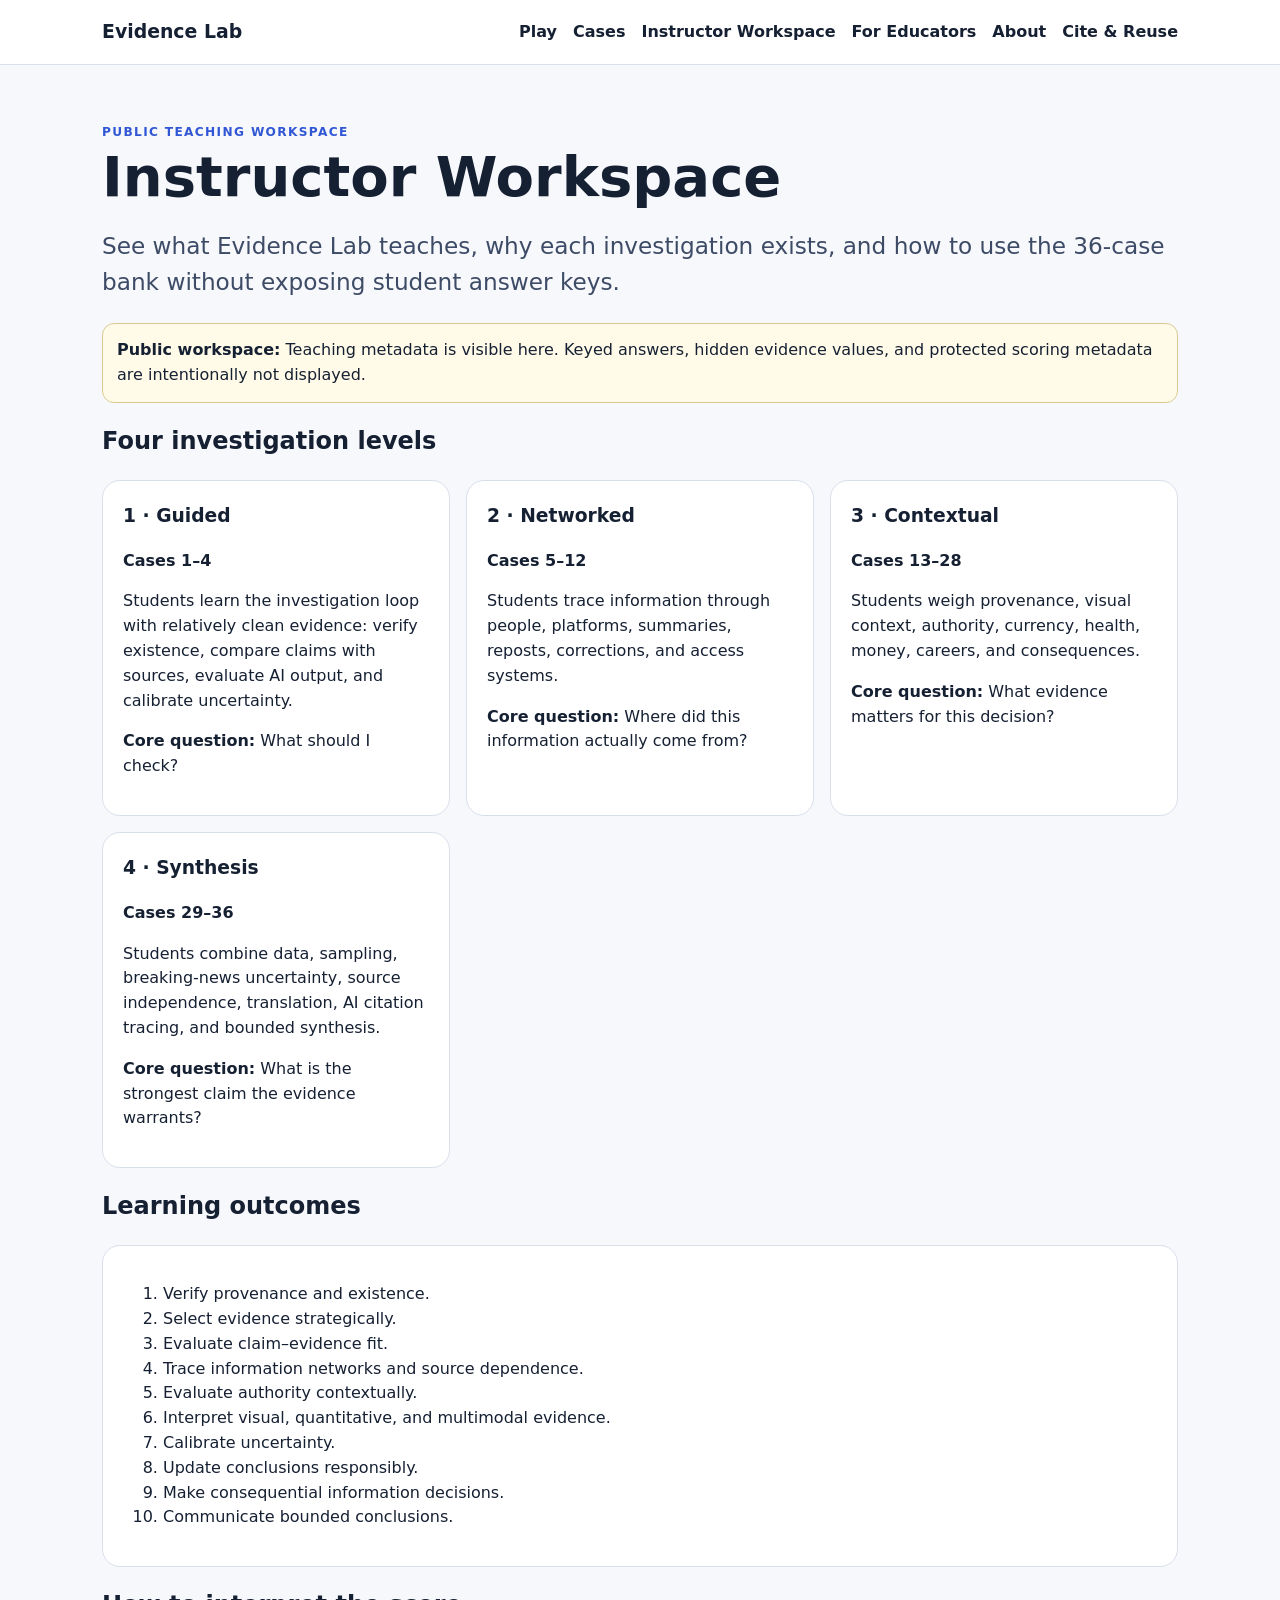
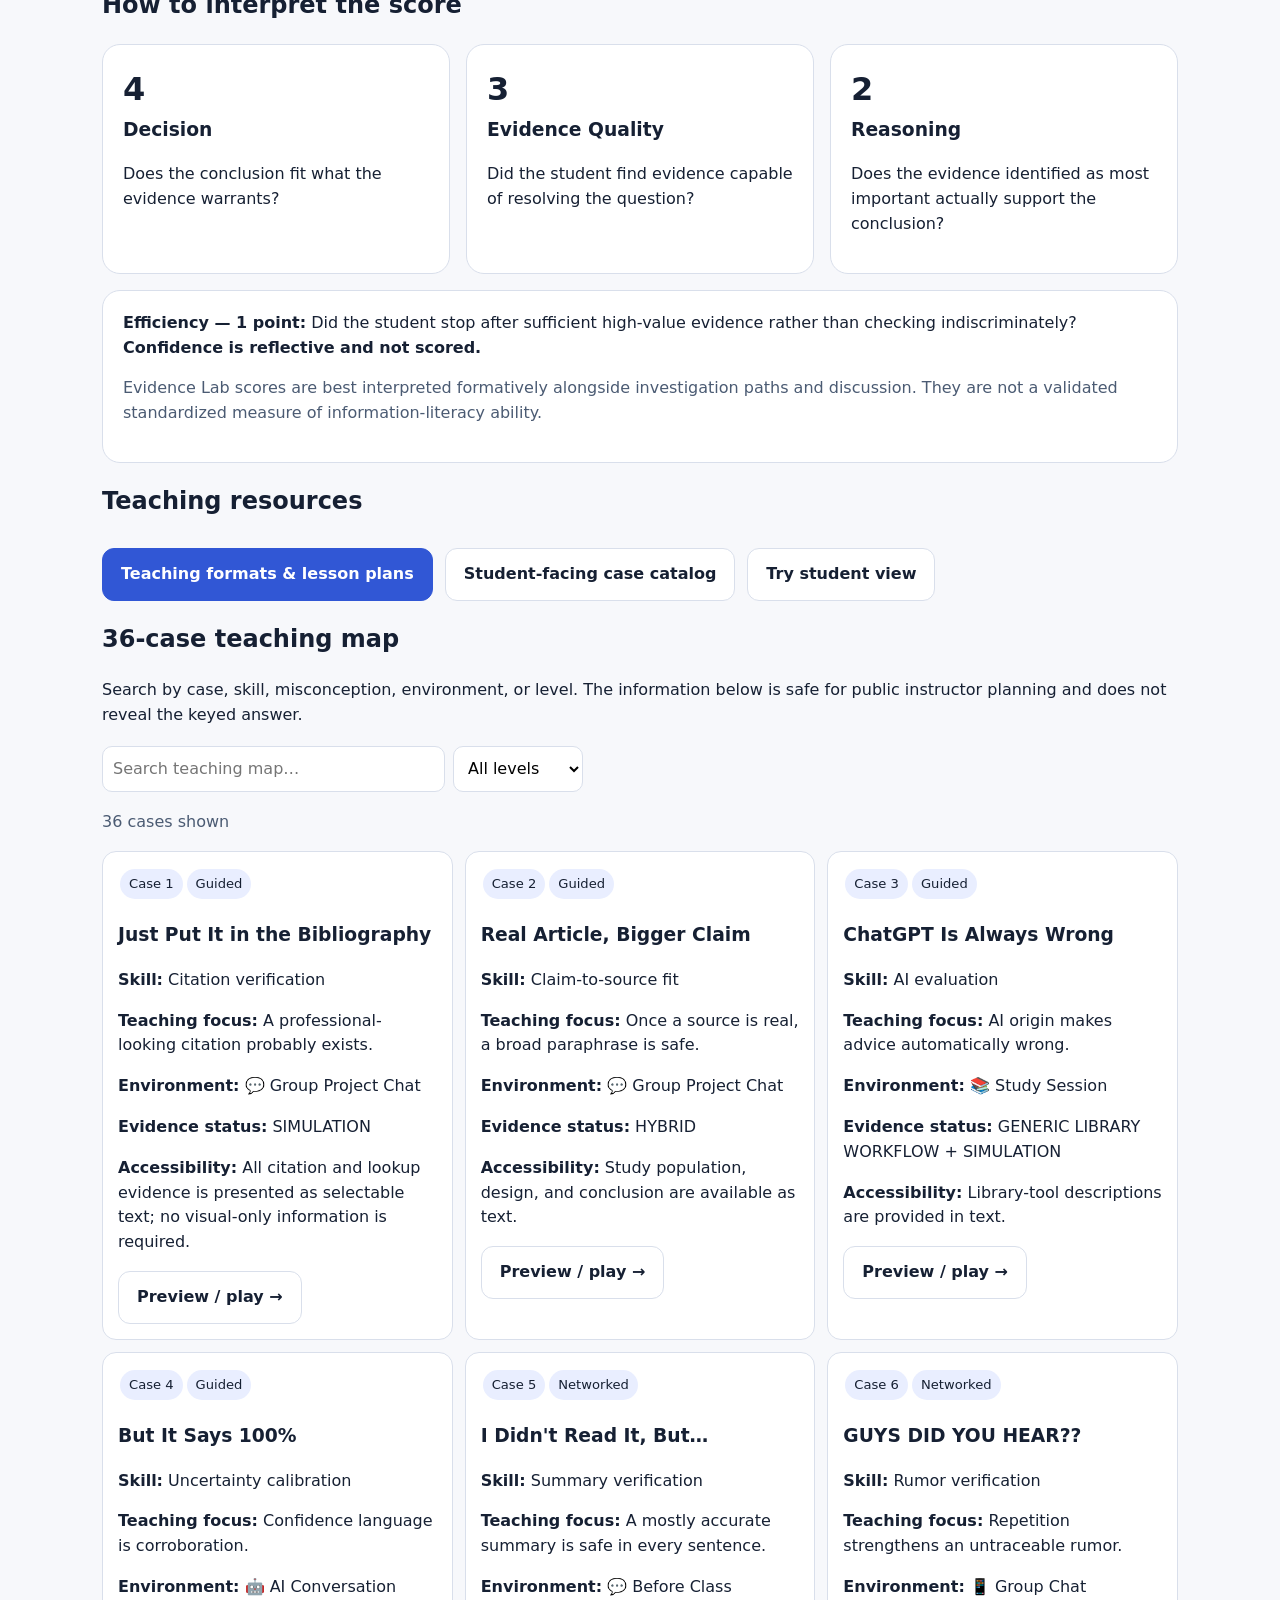
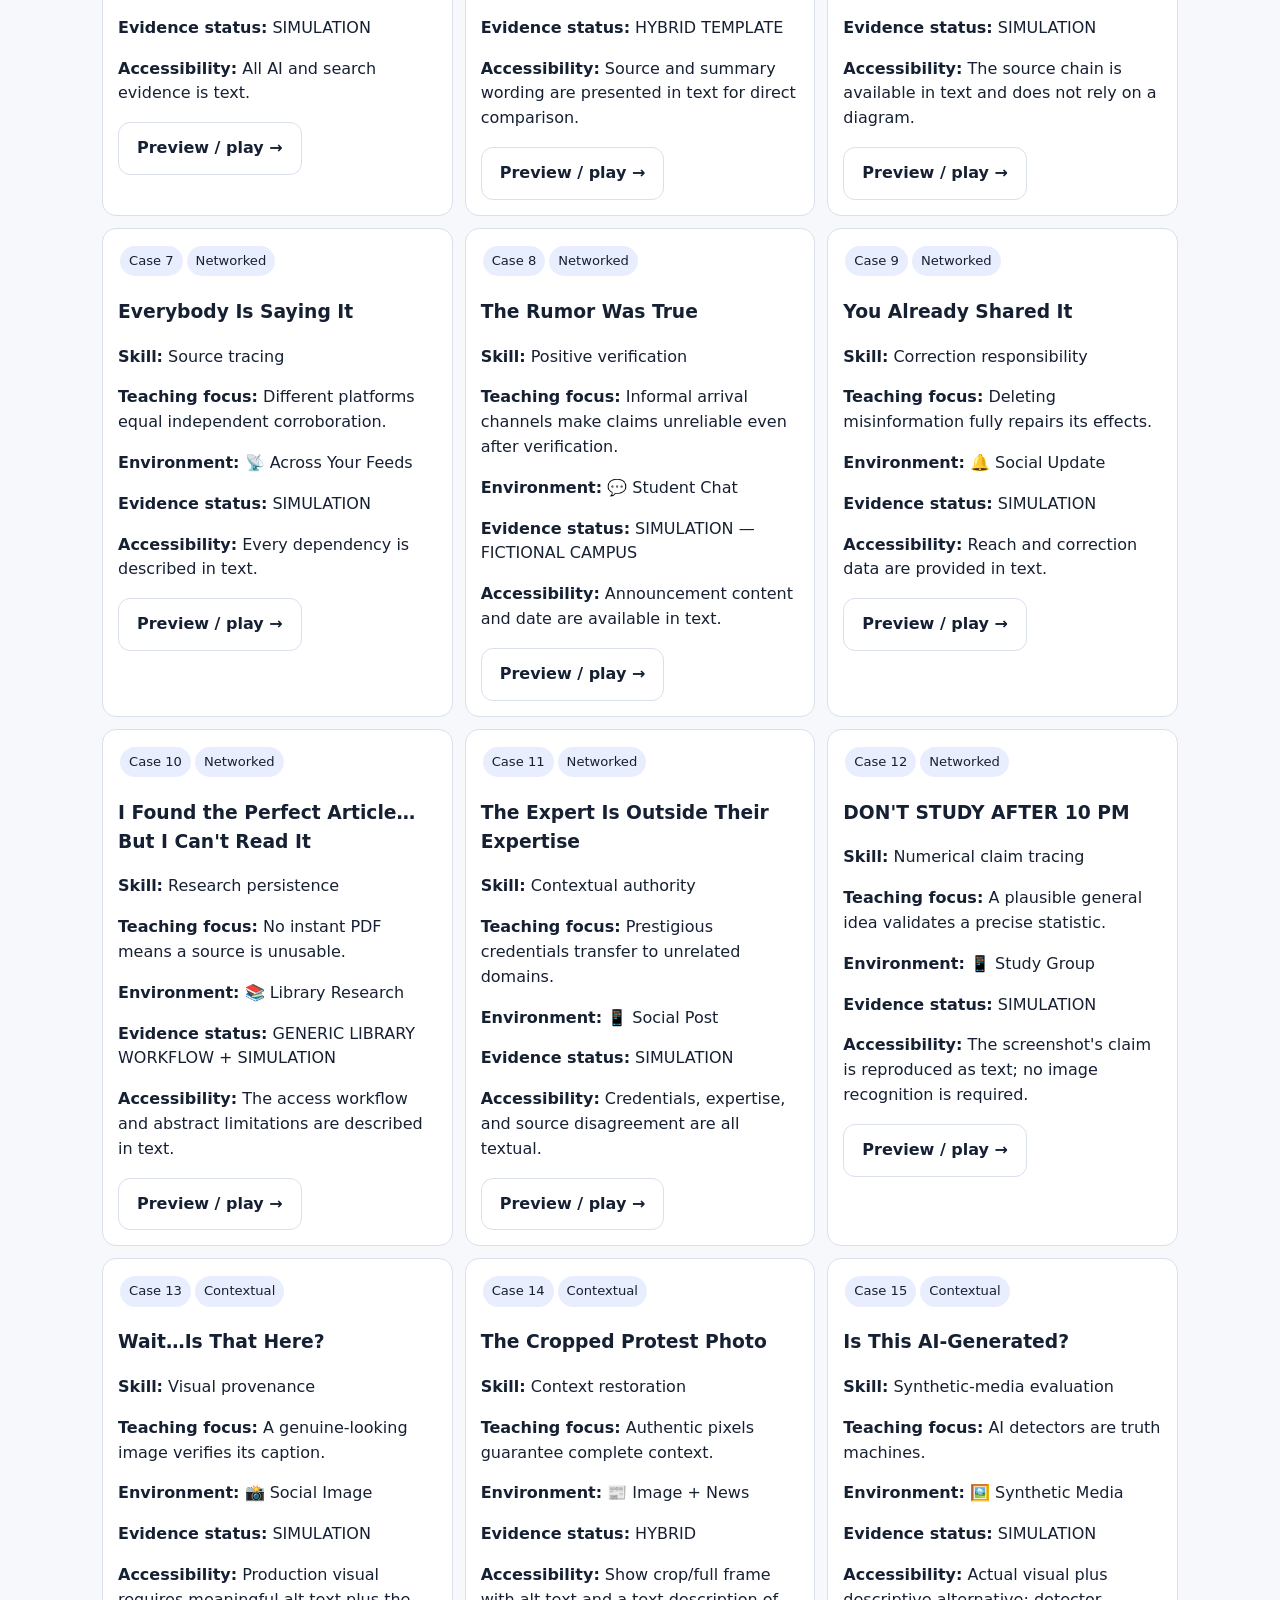
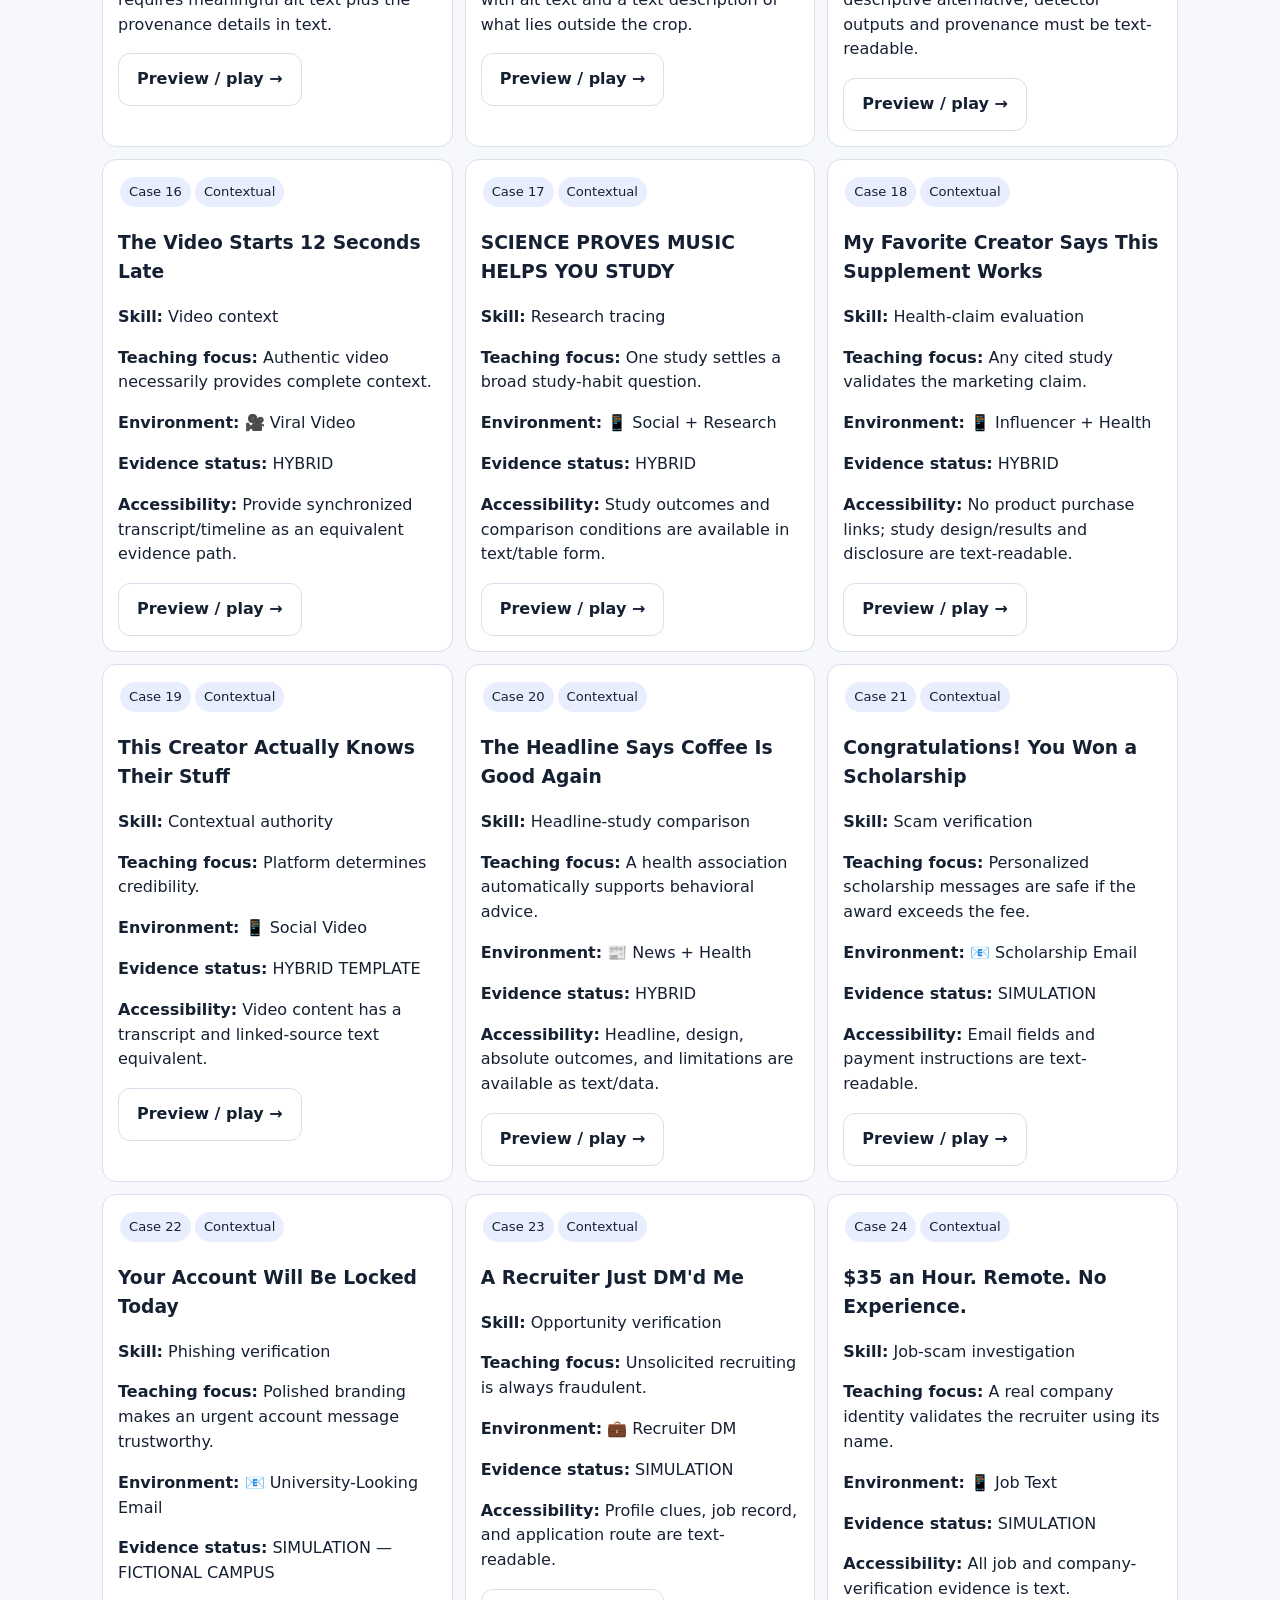
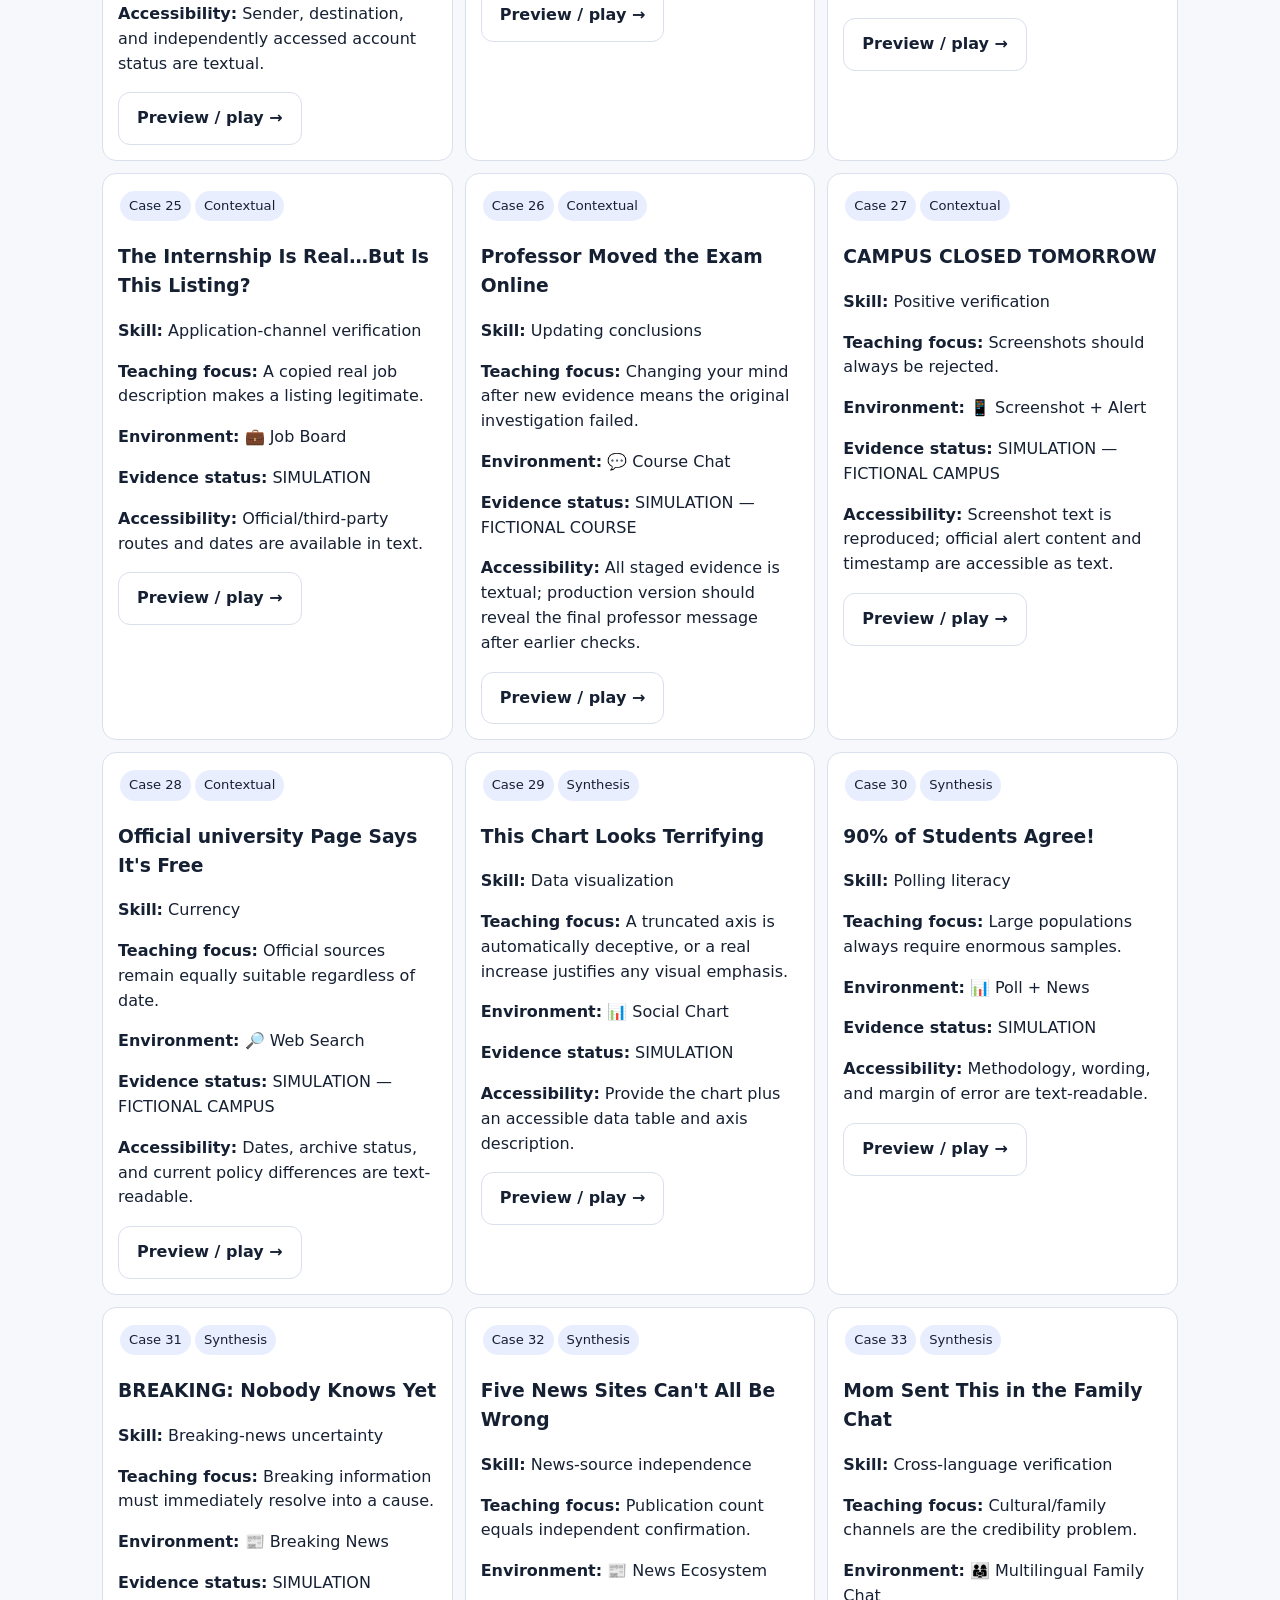
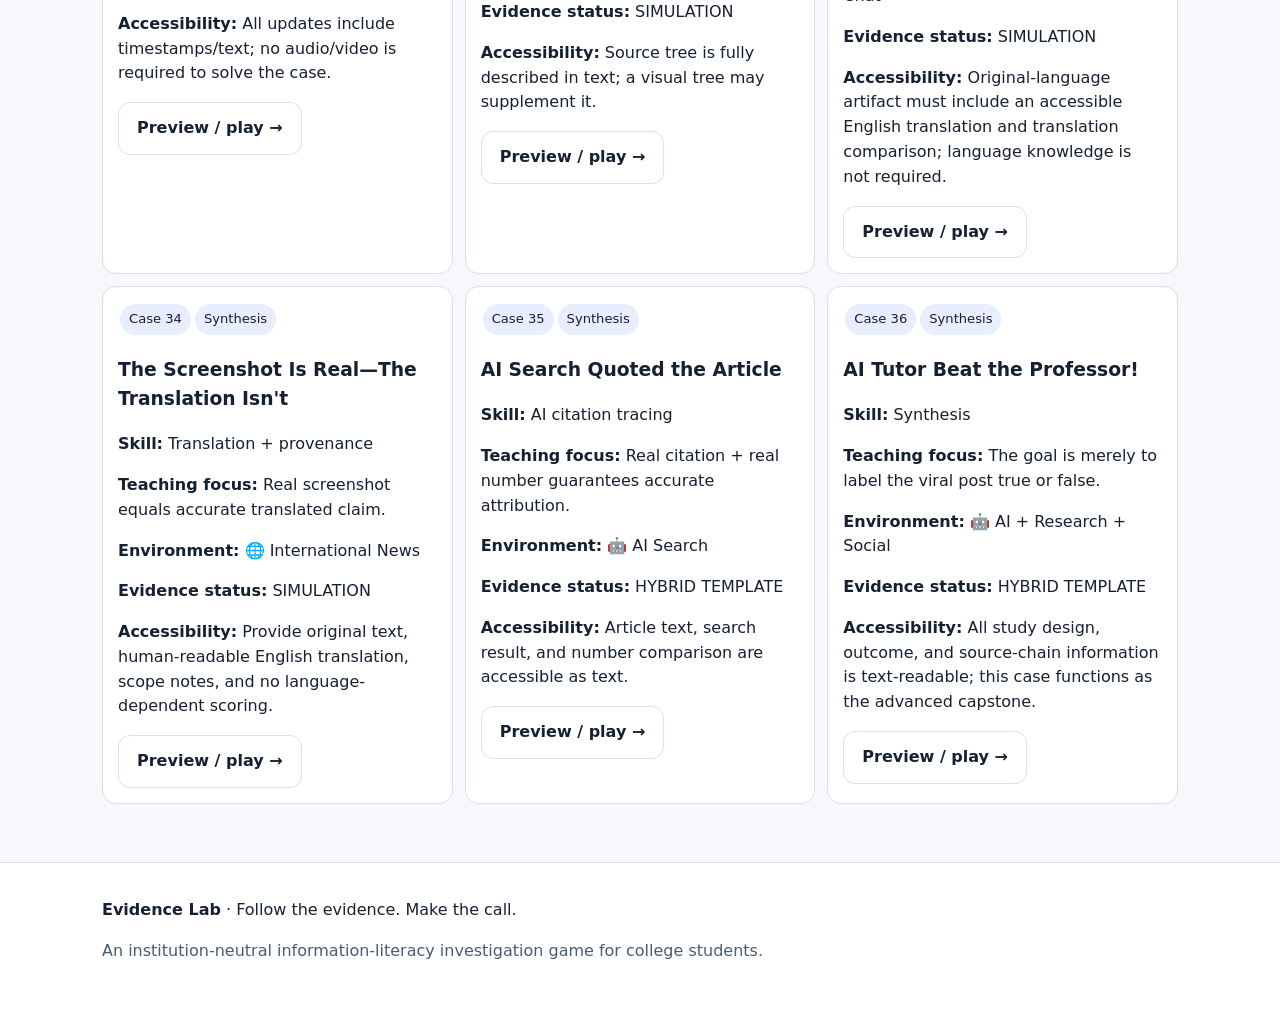
<file: instructor.html>
<!doctype html><html><head><meta charset="utf-8"><meta name="viewport" content="width=device-width"><title>Instructor Workspace — Evidence Lab</title><link rel="stylesheet" href="assets/site.css"></head><body><nav class="nav"><div class="wrap"><a class="brand" href="index.html">Evidence Lab</a><div class="navlinks"><a href="play.html">Play</a><a href="cases.html">Cases</a><a href="instructor.html">Instructor Workspace</a><a href="educators.html">For Educators</a><a href="about.html">About</a><a href="cite.html">Cite & Reuse</a></div></div></nav>
<main class="section"><div class="wrap"><div class="eyebrow">Public teaching workspace</div><h1 style="font-size:3.5rem">Instructor Workspace</h1>
<p class="tagline">See what Evidence Lab teaches, why each investigation exists, and how to use the 36-case bank without exposing student answer keys.</p>
<div class="notice"><b>Public workspace:</b> Teaching metadata is visible here. Keyed answers, hidden evidence values, and protected scoring metadata are intentionally not displayed.</div>

<h2>Four investigation levels</h2><div class="grid">
<div class="card"><h3>1 · Guided</h3><p><b>Cases 1–4</b></p><p>Students learn the investigation loop with relatively clean evidence: verify existence, compare claims with sources, evaluate AI output, and calibrate uncertainty.</p><p><b>Core question:</b> What should I check?</p></div>
<div class="card"><h3>2 · Networked</h3><p><b>Cases 5–12</b></p><p>Students trace information through people, platforms, summaries, reposts, corrections, and access systems.</p><p><b>Core question:</b> Where did this information actually come from?</p></div>
<div class="card"><h3>3 · Contextual</h3><p><b>Cases 13–28</b></p><p>Students weigh provenance, visual context, authority, currency, health, money, careers, and consequences.</p><p><b>Core question:</b> What evidence matters for this decision?</p></div>
<div class="card"><h3>4 · Synthesis</h3><p><b>Cases 29–36</b></p><p>Students combine data, sampling, breaking-news uncertainty, source independence, translation, AI citation tracing, and bounded synthesis.</p><p><b>Core question:</b> What is the strongest claim the evidence warrants?</p></div>
</div>

<h2>Learning outcomes</h2><div class="card"><ol>
<li>Verify provenance and existence.</li><li>Select evidence strategically.</li><li>Evaluate claim–evidence fit.</li><li>Trace information networks and source dependence.</li><li>Evaluate authority contextually.</li><li>Interpret visual, quantitative, and multimodal evidence.</li><li>Calibrate uncertainty.</li><li>Update conclusions responsibly.</li><li>Make consequential information decisions.</li><li>Communicate bounded conclusions.</li>
</ol></div>

<h2>How to interpret the score</h2><div class="grid">
<div class="card"><div class="stat">4</div><h3>Decision</h3><p>Does the conclusion fit what the evidence warrants?</p></div>
<div class="card"><div class="stat">3</div><h3>Evidence Quality</h3><p>Did the student find evidence capable of resolving the question?</p></div>
<div class="card"><div class="stat">2</div><h3>Reasoning</h3><p>Does the evidence identified as most important actually support the conclusion?</p></div>
</div><div class="card" style="margin-top:16px"><b>Efficiency — 1 point:</b> Did the student stop after sufficient high-value evidence rather than checking indiscriminately? <b>Confidence is reflective and not scored.</b><p class="muted">Evidence Lab scores are best interpreted formatively alongside investigation paths and discussion. They are not a validated standardized measure of information-literacy ability.</p></div>

<h2>Teaching resources</h2><div class="actions"><a class="btn primary" href="educators.html">Teaching formats & lesson plans</a><a class="btn" href="cases.html">Student-facing case catalog</a><a class="btn" href="play.html">Try student view</a></div>

<h2>36-case teaching map</h2><p>Search by case, skill, misconception, environment, or level. The information below is safe for public instructor planning and does not reveal the keyed answer.</p>
<div class="filters"><input id="q" placeholder="Search teaching map…" size="35"><select id="lv"><option value="">All levels</option><option value="guided">Guided</option><option value="networked">Networked</option><option value="contextual">Contextual</option><option value="synthesis">Synthesis</option></select></div><p id="count" class="muted"></p>
<div class="casegrid"><article class="casecard" data-search="just put it in the bibliography guided citation verification a professional-looking citation probably exists." data-level="guided">
<span class="pill">Case 1</span><span class="pill">Guided</span>
<h3>Just Put It in the Bibliography</h3>
<p><b>Skill:</b> Citation verification</p>
<p><b>Teaching focus:</b> A professional-looking citation probably exists.</p>
<p><b>Environment:</b> 💬 Group Project Chat</p>
<p><b>Evidence status:</b> SIMULATION</p>
<p><b>Accessibility:</b> All citation and lookup evidence is presented as selectable text; no visual-only information is required.</p>
<a class="btn" href="play.html?case=1">Preview / play →</a>
</article><article class="casecard" data-search="real article, bigger claim guided claim-to-source fit once a source is real, a broad paraphrase is safe." data-level="guided">
<span class="pill">Case 2</span><span class="pill">Guided</span>
<h3>Real Article, Bigger Claim</h3>
<p><b>Skill:</b> Claim-to-source fit</p>
<p><b>Teaching focus:</b> Once a source is real, a broad paraphrase is safe.</p>
<p><b>Environment:</b> 💬 Group Project Chat</p>
<p><b>Evidence status:</b> HYBRID</p>
<p><b>Accessibility:</b> Study population, design, and conclusion are available as text.</p>
<a class="btn" href="play.html?case=2">Preview / play →</a>
</article><article class="casecard" data-search="chatgpt is always wrong guided ai evaluation ai origin makes advice automatically wrong." data-level="guided">
<span class="pill">Case 3</span><span class="pill">Guided</span>
<h3>ChatGPT Is Always Wrong</h3>
<p><b>Skill:</b> AI evaluation</p>
<p><b>Teaching focus:</b> AI origin makes advice automatically wrong.</p>
<p><b>Environment:</b> 📚 Study Session</p>
<p><b>Evidence status:</b> GENERIC LIBRARY WORKFLOW + SIMULATION</p>
<p><b>Accessibility:</b> Library-tool descriptions are provided in text.</p>
<a class="btn" href="play.html?case=3">Preview / play →</a>
</article><article class="casecard" data-search="but it says 100% guided uncertainty calibration confidence language is corroboration." data-level="guided">
<span class="pill">Case 4</span><span class="pill">Guided</span>
<h3>But It Says 100%</h3>
<p><b>Skill:</b> Uncertainty calibration</p>
<p><b>Teaching focus:</b> Confidence language is corroboration.</p>
<p><b>Environment:</b> 🤖 AI Conversation</p>
<p><b>Evidence status:</b> SIMULATION</p>
<p><b>Accessibility:</b> All AI and search evidence is text.</p>
<a class="btn" href="play.html?case=4">Preview / play →</a>
</article><article class="casecard" data-search="i didn&#x27;t read it, but… networked summary verification a mostly accurate summary is safe in every sentence." data-level="networked">
<span class="pill">Case 5</span><span class="pill">Networked</span>
<h3>I Didn&#x27;t Read It, But…</h3>
<p><b>Skill:</b> Summary verification</p>
<p><b>Teaching focus:</b> A mostly accurate summary is safe in every sentence.</p>
<p><b>Environment:</b> 💬 Before Class</p>
<p><b>Evidence status:</b> HYBRID TEMPLATE</p>
<p><b>Accessibility:</b> Source and summary wording are presented in text for direct comparison.</p>
<a class="btn" href="play.html?case=5">Preview / play →</a>
</article><article class="casecard" data-search="guys did you hear?? networked rumor verification repetition strengthens an untraceable rumor." data-level="networked">
<span class="pill">Case 6</span><span class="pill">Networked</span>
<h3>GUYS DID YOU HEAR??</h3>
<p><b>Skill:</b> Rumor verification</p>
<p><b>Teaching focus:</b> Repetition strengthens an untraceable rumor.</p>
<p><b>Environment:</b> 📱 Group Chat</p>
<p><b>Evidence status:</b> SIMULATION</p>
<p><b>Accessibility:</b> The source chain is available in text and does not rely on a diagram.</p>
<a class="btn" href="play.html?case=6">Preview / play →</a>
</article><article class="casecard" data-search="everybody is saying it networked source tracing different platforms equal independent corroboration." data-level="networked">
<span class="pill">Case 7</span><span class="pill">Networked</span>
<h3>Everybody Is Saying It</h3>
<p><b>Skill:</b> Source tracing</p>
<p><b>Teaching focus:</b> Different platforms equal independent corroboration.</p>
<p><b>Environment:</b> 📡 Across Your Feeds</p>
<p><b>Evidence status:</b> SIMULATION</p>
<p><b>Accessibility:</b> Every dependency is described in text.</p>
<a class="btn" href="play.html?case=7">Preview / play →</a>
</article><article class="casecard" data-search="the rumor was true networked positive verification informal arrival channels make claims unreliable even after verification." data-level="networked">
<span class="pill">Case 8</span><span class="pill">Networked</span>
<h3>The Rumor Was True</h3>
<p><b>Skill:</b> Positive verification</p>
<p><b>Teaching focus:</b> Informal arrival channels make claims unreliable even after verification.</p>
<p><b>Environment:</b> 💬 Student Chat</p>
<p><b>Evidence status:</b> SIMULATION — FICTIONAL CAMPUS</p>
<p><b>Accessibility:</b> Announcement content and date are available in text.</p>
<a class="btn" href="play.html?case=8">Preview / play →</a>
</article><article class="casecard" data-search="you already shared it networked correction responsibility deleting misinformation fully repairs its effects." data-level="networked">
<span class="pill">Case 9</span><span class="pill">Networked</span>
<h3>You Already Shared It</h3>
<p><b>Skill:</b> Correction responsibility</p>
<p><b>Teaching focus:</b> Deleting misinformation fully repairs its effects.</p>
<p><b>Environment:</b> 🔔 Social Update</p>
<p><b>Evidence status:</b> SIMULATION</p>
<p><b>Accessibility:</b> Reach and correction data are provided in text.</p>
<a class="btn" href="play.html?case=9">Preview / play →</a>
</article><article class="casecard" data-search="i found the perfect article…but i can&#x27;t read it networked research persistence no instant pdf means a source is unusable." data-level="networked">
<span class="pill">Case 10</span><span class="pill">Networked</span>
<h3>I Found the Perfect Article…But I Can&#x27;t Read It</h3>
<p><b>Skill:</b> Research persistence</p>
<p><b>Teaching focus:</b> No instant PDF means a source is unusable.</p>
<p><b>Environment:</b> 📚 Library Research</p>
<p><b>Evidence status:</b> GENERIC LIBRARY WORKFLOW + SIMULATION</p>
<p><b>Accessibility:</b> The access workflow and abstract limitations are described in text.</p>
<a class="btn" href="play.html?case=10">Preview / play →</a>
</article><article class="casecard" data-search="the expert is outside their expertise networked contextual authority prestigious credentials transfer to unrelated domains." data-level="networked">
<span class="pill">Case 11</span><span class="pill">Networked</span>
<h3>The Expert Is Outside Their Expertise</h3>
<p><b>Skill:</b> Contextual authority</p>
<p><b>Teaching focus:</b> Prestigious credentials transfer to unrelated domains.</p>
<p><b>Environment:</b> 📱 Social Post</p>
<p><b>Evidence status:</b> SIMULATION</p>
<p><b>Accessibility:</b> Credentials, expertise, and source disagreement are all textual.</p>
<a class="btn" href="play.html?case=11">Preview / play →</a>
</article><article class="casecard" data-search="don&#x27;t study after 10 pm networked numerical claim tracing a plausible general idea validates a precise statistic." data-level="networked">
<span class="pill">Case 12</span><span class="pill">Networked</span>
<h3>DON&#x27;T STUDY AFTER 10 PM</h3>
<p><b>Skill:</b> Numerical claim tracing</p>
<p><b>Teaching focus:</b> A plausible general idea validates a precise statistic.</p>
<p><b>Environment:</b> 📱 Study Group</p>
<p><b>Evidence status:</b> SIMULATION</p>
<p><b>Accessibility:</b> The screenshot&#x27;s claim is reproduced as text; no image recognition is required.</p>
<a class="btn" href="play.html?case=12">Preview / play →</a>
</article><article class="casecard" data-search="wait…is that here? contextual visual provenance a genuine-looking image verifies its caption." data-level="contextual">
<span class="pill">Case 13</span><span class="pill">Contextual</span>
<h3>Wait…Is That Here?</h3>
<p><b>Skill:</b> Visual provenance</p>
<p><b>Teaching focus:</b> A genuine-looking image verifies its caption.</p>
<p><b>Environment:</b> 📸 Social Image</p>
<p><b>Evidence status:</b> SIMULATION</p>
<p><b>Accessibility:</b> Production visual requires meaningful alt text plus the provenance details in text.</p>
<a class="btn" href="play.html?case=13">Preview / play →</a>
</article><article class="casecard" data-search="the cropped protest photo contextual context restoration authentic pixels guarantee complete context." data-level="contextual">
<span class="pill">Case 14</span><span class="pill">Contextual</span>
<h3>The Cropped Protest Photo</h3>
<p><b>Skill:</b> Context restoration</p>
<p><b>Teaching focus:</b> Authentic pixels guarantee complete context.</p>
<p><b>Environment:</b> 📰 Image + News</p>
<p><b>Evidence status:</b> HYBRID</p>
<p><b>Accessibility:</b> Show crop/full frame with alt text and a text description of what lies outside the crop.</p>
<a class="btn" href="play.html?case=14">Preview / play →</a>
</article><article class="casecard" data-search="is this ai-generated? contextual synthetic-media evaluation ai detectors are truth machines." data-level="contextual">
<span class="pill">Case 15</span><span class="pill">Contextual</span>
<h3>Is This AI-Generated?</h3>
<p><b>Skill:</b> Synthetic-media evaluation</p>
<p><b>Teaching focus:</b> AI detectors are truth machines.</p>
<p><b>Environment:</b> 🖼️ Synthetic Media</p>
<p><b>Evidence status:</b> SIMULATION</p>
<p><b>Accessibility:</b> Actual visual plus descriptive alternative; detector outputs and provenance must be text-readable.</p>
<a class="btn" href="play.html?case=15">Preview / play →</a>
</article><article class="casecard" data-search="the video starts 12 seconds late contextual video context authentic video necessarily provides complete context." data-level="contextual">
<span class="pill">Case 16</span><span class="pill">Contextual</span>
<h3>The Video Starts 12 Seconds Late</h3>
<p><b>Skill:</b> Video context</p>
<p><b>Teaching focus:</b> Authentic video necessarily provides complete context.</p>
<p><b>Environment:</b> 🎥 Viral Video</p>
<p><b>Evidence status:</b> HYBRID</p>
<p><b>Accessibility:</b> Provide synchronized transcript/timeline as an equivalent evidence path.</p>
<a class="btn" href="play.html?case=16">Preview / play →</a>
</article><article class="casecard" data-search="science proves music helps you study contextual research tracing one study settles a broad study-habit question." data-level="contextual">
<span class="pill">Case 17</span><span class="pill">Contextual</span>
<h3>SCIENCE PROVES MUSIC HELPS YOU STUDY</h3>
<p><b>Skill:</b> Research tracing</p>
<p><b>Teaching focus:</b> One study settles a broad study-habit question.</p>
<p><b>Environment:</b> 📱 Social + Research</p>
<p><b>Evidence status:</b> HYBRID</p>
<p><b>Accessibility:</b> Study outcomes and comparison conditions are available in text/table form.</p>
<a class="btn" href="play.html?case=17">Preview / play →</a>
</article><article class="casecard" data-search="my favorite creator says this supplement works contextual health-claim evaluation any cited study validates the marketing claim." data-level="contextual">
<span class="pill">Case 18</span><span class="pill">Contextual</span>
<h3>My Favorite Creator Says This Supplement Works</h3>
<p><b>Skill:</b> Health-claim evaluation</p>
<p><b>Teaching focus:</b> Any cited study validates the marketing claim.</p>
<p><b>Environment:</b> 📱 Influencer + Health</p>
<p><b>Evidence status:</b> HYBRID</p>
<p><b>Accessibility:</b> No product purchase links; study design/results and disclosure are text-readable.</p>
<a class="btn" href="play.html?case=18">Preview / play →</a>
</article><article class="casecard" data-search="this creator actually knows their stuff contextual contextual authority platform determines credibility." data-level="contextual">
<span class="pill">Case 19</span><span class="pill">Contextual</span>
<h3>This Creator Actually Knows Their Stuff</h3>
<p><b>Skill:</b> Contextual authority</p>
<p><b>Teaching focus:</b> Platform determines credibility.</p>
<p><b>Environment:</b> 📱 Social Video</p>
<p><b>Evidence status:</b> HYBRID TEMPLATE</p>
<p><b>Accessibility:</b> Video content has a transcript and linked-source text equivalent.</p>
<a class="btn" href="play.html?case=19">Preview / play →</a>
</article><article class="casecard" data-search="the headline says coffee is good again contextual headline-study comparison a health association automatically supports behavioral advice." data-level="contextual">
<span class="pill">Case 20</span><span class="pill">Contextual</span>
<h3>The Headline Says Coffee Is Good Again</h3>
<p><b>Skill:</b> Headline-study comparison</p>
<p><b>Teaching focus:</b> A health association automatically supports behavioral advice.</p>
<p><b>Environment:</b> 📰 News + Health</p>
<p><b>Evidence status:</b> HYBRID</p>
<p><b>Accessibility:</b> Headline, design, absolute outcomes, and limitations are available as text/data.</p>
<a class="btn" href="play.html?case=20">Preview / play →</a>
</article><article class="casecard" data-search="congratulations! you won a scholarship contextual scam verification personalized scholarship messages are safe if the award exceeds the fee." data-level="contextual">
<span class="pill">Case 21</span><span class="pill">Contextual</span>
<h3>Congratulations! You Won a Scholarship</h3>
<p><b>Skill:</b> Scam verification</p>
<p><b>Teaching focus:</b> Personalized scholarship messages are safe if the award exceeds the fee.</p>
<p><b>Environment:</b> 📧 Scholarship Email</p>
<p><b>Evidence status:</b> SIMULATION</p>
<p><b>Accessibility:</b> Email fields and payment instructions are text-readable.</p>
<a class="btn" href="play.html?case=21">Preview / play →</a>
</article><article class="casecard" data-search="your account will be locked today contextual phishing verification polished branding makes an urgent account message trustworthy." data-level="contextual">
<span class="pill">Case 22</span><span class="pill">Contextual</span>
<h3>Your Account Will Be Locked Today</h3>
<p><b>Skill:</b> Phishing verification</p>
<p><b>Teaching focus:</b> Polished branding makes an urgent account message trustworthy.</p>
<p><b>Environment:</b> 📧 University-Looking Email</p>
<p><b>Evidence status:</b> SIMULATION — FICTIONAL CAMPUS</p>
<p><b>Accessibility:</b> Sender, destination, and independently accessed account status are textual.</p>
<a class="btn" href="play.html?case=22">Preview / play →</a>
</article><article class="casecard" data-search="a recruiter just dm&#x27;d me contextual opportunity verification unsolicited recruiting is always fraudulent." data-level="contextual">
<span class="pill">Case 23</span><span class="pill">Contextual</span>
<h3>A Recruiter Just DM&#x27;d Me</h3>
<p><b>Skill:</b> Opportunity verification</p>
<p><b>Teaching focus:</b> Unsolicited recruiting is always fraudulent.</p>
<p><b>Environment:</b> 💼 Recruiter DM</p>
<p><b>Evidence status:</b> SIMULATION</p>
<p><b>Accessibility:</b> Profile clues, job record, and application route are text-readable.</p>
<a class="btn" href="play.html?case=23">Preview / play →</a>
</article><article class="casecard" data-search="$35 an hour. remote. no experience. contextual job-scam investigation a real company identity validates the recruiter using its name." data-level="contextual">
<span class="pill">Case 24</span><span class="pill">Contextual</span>
<h3>$35 an Hour. Remote. No Experience.</h3>
<p><b>Skill:</b> Job-scam investigation</p>
<p><b>Teaching focus:</b> A real company identity validates the recruiter using its name.</p>
<p><b>Environment:</b> 📱 Job Text</p>
<p><b>Evidence status:</b> SIMULATION</p>
<p><b>Accessibility:</b> All job and company-verification evidence is text.</p>
<a class="btn" href="play.html?case=24">Preview / play →</a>
</article><article class="casecard" data-search="the internship is real…but is this listing? contextual application-channel verification a copied real job description makes a listing legitimate." data-level="contextual">
<span class="pill">Case 25</span><span class="pill">Contextual</span>
<h3>The Internship Is Real…But Is This Listing?</h3>
<p><b>Skill:</b> Application-channel verification</p>
<p><b>Teaching focus:</b> A copied real job description makes a listing legitimate.</p>
<p><b>Environment:</b> 💼 Job Board</p>
<p><b>Evidence status:</b> SIMULATION</p>
<p><b>Accessibility:</b> Official/third-party routes and dates are available in text.</p>
<a class="btn" href="play.html?case=25">Preview / play →</a>
</article><article class="casecard" data-search="professor moved the exam online contextual updating conclusions changing your mind after new evidence means the original investigation failed." data-level="contextual">
<span class="pill">Case 26</span><span class="pill">Contextual</span>
<h3>Professor Moved the Exam Online</h3>
<p><b>Skill:</b> Updating conclusions</p>
<p><b>Teaching focus:</b> Changing your mind after new evidence means the original investigation failed.</p>
<p><b>Environment:</b> 💬 Course Chat</p>
<p><b>Evidence status:</b> SIMULATION — FICTIONAL COURSE</p>
<p><b>Accessibility:</b> All staged evidence is textual; production version should reveal the final professor message after earlier checks.</p>
<a class="btn" href="play.html?case=26">Preview / play →</a>
</article><article class="casecard" data-search="campus closed tomorrow contextual positive verification screenshots should always be rejected." data-level="contextual">
<span class="pill">Case 27</span><span class="pill">Contextual</span>
<h3>CAMPUS CLOSED TOMORROW</h3>
<p><b>Skill:</b> Positive verification</p>
<p><b>Teaching focus:</b> Screenshots should always be rejected.</p>
<p><b>Environment:</b> 📱 Screenshot + Alert</p>
<p><b>Evidence status:</b> SIMULATION — FICTIONAL CAMPUS</p>
<p><b>Accessibility:</b> Screenshot text is reproduced; official alert content and timestamp are accessible as text.</p>
<a class="btn" href="play.html?case=27">Preview / play →</a>
</article><article class="casecard" data-search="official university page says it&#x27;s free contextual currency official sources remain equally suitable regardless of date." data-level="contextual">
<span class="pill">Case 28</span><span class="pill">Contextual</span>
<h3>Official university Page Says It&#x27;s Free</h3>
<p><b>Skill:</b> Currency</p>
<p><b>Teaching focus:</b> Official sources remain equally suitable regardless of date.</p>
<p><b>Environment:</b> 🔎 Web Search</p>
<p><b>Evidence status:</b> SIMULATION — FICTIONAL CAMPUS</p>
<p><b>Accessibility:</b> Dates, archive status, and current policy differences are text-readable.</p>
<a class="btn" href="play.html?case=28">Preview / play →</a>
</article><article class="casecard" data-search="this chart looks terrifying synthesis data visualization a truncated axis is automatically deceptive, or a real increase justifies any visual emphasis." data-level="synthesis">
<span class="pill">Case 29</span><span class="pill">Synthesis</span>
<h3>This Chart Looks Terrifying</h3>
<p><b>Skill:</b> Data visualization</p>
<p><b>Teaching focus:</b> A truncated axis is automatically deceptive, or a real increase justifies any visual emphasis.</p>
<p><b>Environment:</b> 📊 Social Chart</p>
<p><b>Evidence status:</b> SIMULATION</p>
<p><b>Accessibility:</b> Provide the chart plus an accessible data table and axis description.</p>
<a class="btn" href="play.html?case=29">Preview / play →</a>
</article><article class="casecard" data-search="90% of students agree! synthesis polling literacy large populations always require enormous samples." data-level="synthesis">
<span class="pill">Case 30</span><span class="pill">Synthesis</span>
<h3>90% of Students Agree!</h3>
<p><b>Skill:</b> Polling literacy</p>
<p><b>Teaching focus:</b> Large populations always require enormous samples.</p>
<p><b>Environment:</b> 📊 Poll + News</p>
<p><b>Evidence status:</b> SIMULATION</p>
<p><b>Accessibility:</b> Methodology, wording, and margin of error are text-readable.</p>
<a class="btn" href="play.html?case=30">Preview / play →</a>
</article><article class="casecard" data-search="breaking: nobody knows yet synthesis breaking-news uncertainty breaking information must immediately resolve into a cause." data-level="synthesis">
<span class="pill">Case 31</span><span class="pill">Synthesis</span>
<h3>BREAKING: Nobody Knows Yet</h3>
<p><b>Skill:</b> Breaking-news uncertainty</p>
<p><b>Teaching focus:</b> Breaking information must immediately resolve into a cause.</p>
<p><b>Environment:</b> 📰 Breaking News</p>
<p><b>Evidence status:</b> SIMULATION</p>
<p><b>Accessibility:</b> All updates include timestamps/text; no audio/video is required to solve the case.</p>
<a class="btn" href="play.html?case=31">Preview / play →</a>
</article><article class="casecard" data-search="five news sites can&#x27;t all be wrong synthesis news-source independence publication count equals independent confirmation." data-level="synthesis">
<span class="pill">Case 32</span><span class="pill">Synthesis</span>
<h3>Five News Sites Can&#x27;t All Be Wrong</h3>
<p><b>Skill:</b> News-source independence</p>
<p><b>Teaching focus:</b> Publication count equals independent confirmation.</p>
<p><b>Environment:</b> 📰 News Ecosystem</p>
<p><b>Evidence status:</b> SIMULATION</p>
<p><b>Accessibility:</b> Source tree is fully described in text; a visual tree may supplement it.</p>
<a class="btn" href="play.html?case=32">Preview / play →</a>
</article><article class="casecard" data-search="mom sent this in the family chat synthesis cross-language verification cultural/family channels are the credibility problem." data-level="synthesis">
<span class="pill">Case 33</span><span class="pill">Synthesis</span>
<h3>Mom Sent This in the Family Chat</h3>
<p><b>Skill:</b> Cross-language verification</p>
<p><b>Teaching focus:</b> Cultural/family channels are the credibility problem.</p>
<p><b>Environment:</b> 👨‍👩‍👧 Multilingual Family Chat</p>
<p><b>Evidence status:</b> SIMULATION</p>
<p><b>Accessibility:</b> Original-language artifact must include an accessible English translation and translation comparison; language knowledge is not required.</p>
<a class="btn" href="play.html?case=33">Preview / play →</a>
</article><article class="casecard" data-search="the screenshot is real—the translation isn&#x27;t synthesis translation + provenance real screenshot equals accurate translated claim." data-level="synthesis">
<span class="pill">Case 34</span><span class="pill">Synthesis</span>
<h3>The Screenshot Is Real—The Translation Isn&#x27;t</h3>
<p><b>Skill:</b> Translation + provenance</p>
<p><b>Teaching focus:</b> Real screenshot equals accurate translated claim.</p>
<p><b>Environment:</b> 🌐 International News</p>
<p><b>Evidence status:</b> SIMULATION</p>
<p><b>Accessibility:</b> Provide original text, human-readable English translation, scope notes, and no language-dependent scoring.</p>
<a class="btn" href="play.html?case=34">Preview / play →</a>
</article><article class="casecard" data-search="ai search quoted the article synthesis ai citation tracing real citation + real number guarantees accurate attribution." data-level="synthesis">
<span class="pill">Case 35</span><span class="pill">Synthesis</span>
<h3>AI Search Quoted the Article</h3>
<p><b>Skill:</b> AI citation tracing</p>
<p><b>Teaching focus:</b> Real citation + real number guarantees accurate attribution.</p>
<p><b>Environment:</b> 🤖 AI Search</p>
<p><b>Evidence status:</b> HYBRID TEMPLATE</p>
<p><b>Accessibility:</b> Article text, search result, and number comparison are accessible as text.</p>
<a class="btn" href="play.html?case=35">Preview / play →</a>
</article><article class="casecard" data-search="ai tutor beat the professor! synthesis synthesis the goal is merely to label the viral post true or false." data-level="synthesis">
<span class="pill">Case 36</span><span class="pill">Synthesis</span>
<h3>AI Tutor Beat the Professor!</h3>
<p><b>Skill:</b> Synthesis</p>
<p><b>Teaching focus:</b> The goal is merely to label the viral post true or false.</p>
<p><b>Environment:</b> 🤖 AI + Research + Social</p>
<p><b>Evidence status:</b> HYBRID TEMPLATE</p>
<p><b>Accessibility:</b> All study design, outcome, and source-chain information is text-readable; this case functions as the advanced capstone.</p>
<a class="btn" href="play.html?case=36">Preview / play →</a>
</article></div>
</div></main><footer class="footer"><div class="wrap"><b>Evidence Lab</b> · Follow the evidence. Make the call.<p class="muted">An institution-neutral information-literacy investigation game for college students.</p></div></footer>
<script>const q=document.querySelector('#q'),lv=document.querySelector('#lv'),cs=[...document.querySelectorAll('.casecard')],ct=document.querySelector('#count');function f(){let s=q.value.toLowerCase(),l=lv.value,n=0;cs.forEach(c=>{let ok=(!s||c.dataset.search.includes(s))&&(!l||c.dataset.level===l);c.style.display=ok?'':'none';if(ok)n++});ct.textContent=n+' cases shown'}q.oninput=f;lv.onchange=f;f()</script></body></html>
</file>
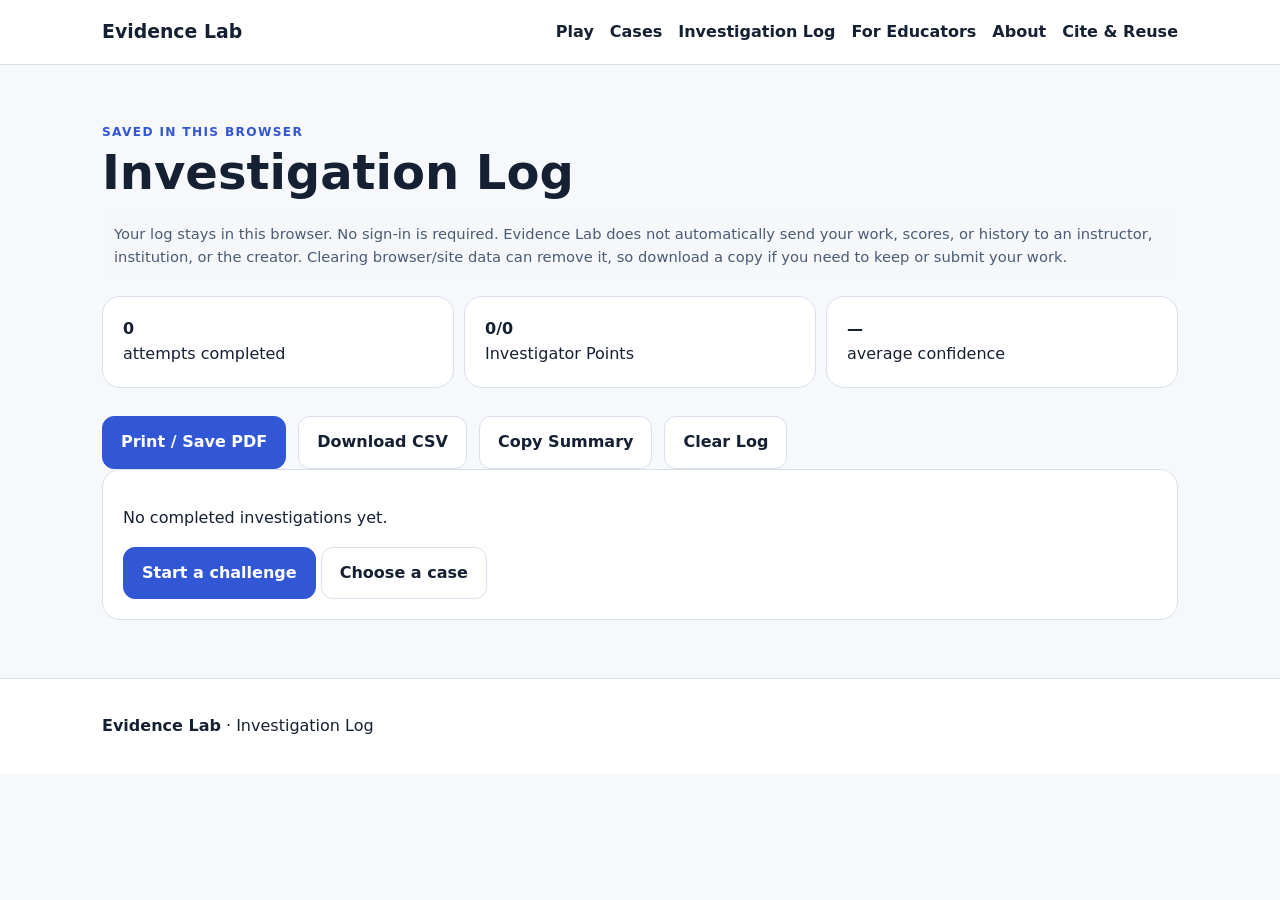
<file: log.html>
<!doctype html><html><head><meta charset=utf-8><meta name=viewport content="width=device-width"><title>Investigation Log — Evidence Lab</title><link rel=stylesheet href="assets/site.css"></head><body><nav class="nav"><div class="wrap"><a class="brand" href="index.html">Evidence Lab</a><div class="navlinks"><a href="play.html">Play</a><a href="cases.html">Cases</a><a href="log.html">Investigation Log<span data-log-count></span></a><a href="educators.html">For Educators</a><a href="about.html">About</a><a href="cite.html">Cite &amp; Reuse</a></div></div></nav><main class=section><div class=wrap><div class=eyebrow>Saved in this browser</div><h1 style="font-size:3rem">Investigation Log</h1><p class=privacy-note>Your log stays in this browser. No sign-in is required. Evidence Lab does not automatically send your work, scores, or history to an instructor, institution, or the creator. Clearing browser/site data can remove it, so download a copy if you need to keep or submit your work.</p><div id=summary></div><div class="actions no-print"><button class="btn primary" onclick="window.print()">Print / Save PDF</button><button class=btn onclick=csv()>Download CSV</button><button class=btn onclick=copySummary()>Copy Summary</button><button class=btn onclick=clearLog()>Clear Log</button></div><div id=entries></div></div></main><footer class=footer><div class=wrap><b>Evidence Lab</b> · Investigation Log</div></footer><script>const K='evidenceLabInvestigationLogV1';function get(){try{return JSON.parse(localStorage.getItem(K)||'[]')}catch(e){return[]}}function esc(s){return String(s??'').replace(/[&<>"]/g,m=>({'&':'&amp;','<':'&lt;','>':'&gt;','"':'&quot;'}[m]))}function render(){let L=get(),pts=L.reduce((a,x)=>a+x.score,0),conf=L.length?Math.round(L.reduce((a,x)=>a+x.confidence,0)/L.length):0;summary.innerHTML=`<div class=log-summary><div class=card><b>${L.length}</b><br>attempts completed</div><div class=card><b>${pts}/${L.length*10}</b><br>Investigator Points</div><div class=card><b>${conf||'—'}${L.length?'%':''}</b><br>average confidence</div></div>`;entries.innerHTML=L.length?L.slice().reverse().map((x,j)=>`<div class=logitem><b>Case ${x.caseNo} — ${esc(x.title)}</b><p class=muted>${esc(x.source)} · ${new Date(x.completedAt).toLocaleString()} · Report ID ${esc(x.id)}</p><p><b>Score:</b> ${x.score}/10 · Decision ${x.breakdown.decision}/4 · Evidence ${x.breakdown.evidence}/3 · Reasoning ${x.breakdown.reasoning}/2 · Strategy ${x.breakdown.strategy}/1</p><p><b>Your decision:</b> ${esc(x.answerText)}</p><p><b>Evidence opened:</b> ${x.opened.map(e=>esc(e.label)).join(' → ')||'None'}</p><p><b>Evidence that mattered:</b> ${x.evidenceSelected.map(esc).join('; ')}</p><p><b>Confidence:</b> ${x.confidence}% <span class=muted>(not scored)</span></p><p><b>Consequence:</b> ${esc(x.consequence)}</p><p><b>Take it with you:</b> ${esc(x.transfer)}</p></div>`).join(''):'<div class=card><p>No completed investigations yet.</p><a class="btn primary" href="play.html">Start a challenge</a> <a class=btn href="cases.html">Choose a case</a></div>';document.querySelectorAll('[data-log-count]').forEach(x=>x.textContent=L.length?' ('+L.length+')':'')}function csv(){let L=get(),rows=[['Report ID','Completed','Source','Case','Title','Score','Decision','Evidence','Reasoning','Strategy','Confidence','Evidence opened','Evidence that mattered','Student decision']];L.forEach(x=>rows.push([x.id,x.completedAt,x.source,x.caseNo,x.title,x.score,x.breakdown.decision,x.breakdown.evidence,x.breakdown.reasoning,x.breakdown.strategy,x.confidence,x.opened.map(e=>e.label).join(' | '),x.evidenceSelected.join(' | '),x.answerText]));let s=rows.map(r=>r.map(v=>'"'+String(v??'').replaceAll('"','""')+'"').join(',')).join('\n'),a=document.createElement('a');a.href=URL.createObjectURL(new Blob([s],{type:'text/csv'}));a.download='Evidence_Lab_Investigation_Log.csv';a.click();URL.revokeObjectURL(a.href)}function copySummary(){let L=get(),t=['Evidence Lab Investigation Log',...L.map(x=>`Case ${x.caseNo} — ${x.title}: ${x.score}/10; confidence ${x.confidence}%; evidence: ${x.evidenceSelected.join(', ')}`)];navigator.clipboard.writeText(t.join('\n')).then(()=>alert('Summary copied.'))}function clearLog(){if(confirm('Clear all Evidence Lab investigation history from this browser?')){localStorage.removeItem(K);render()}}render();</script></body></html>
</file>
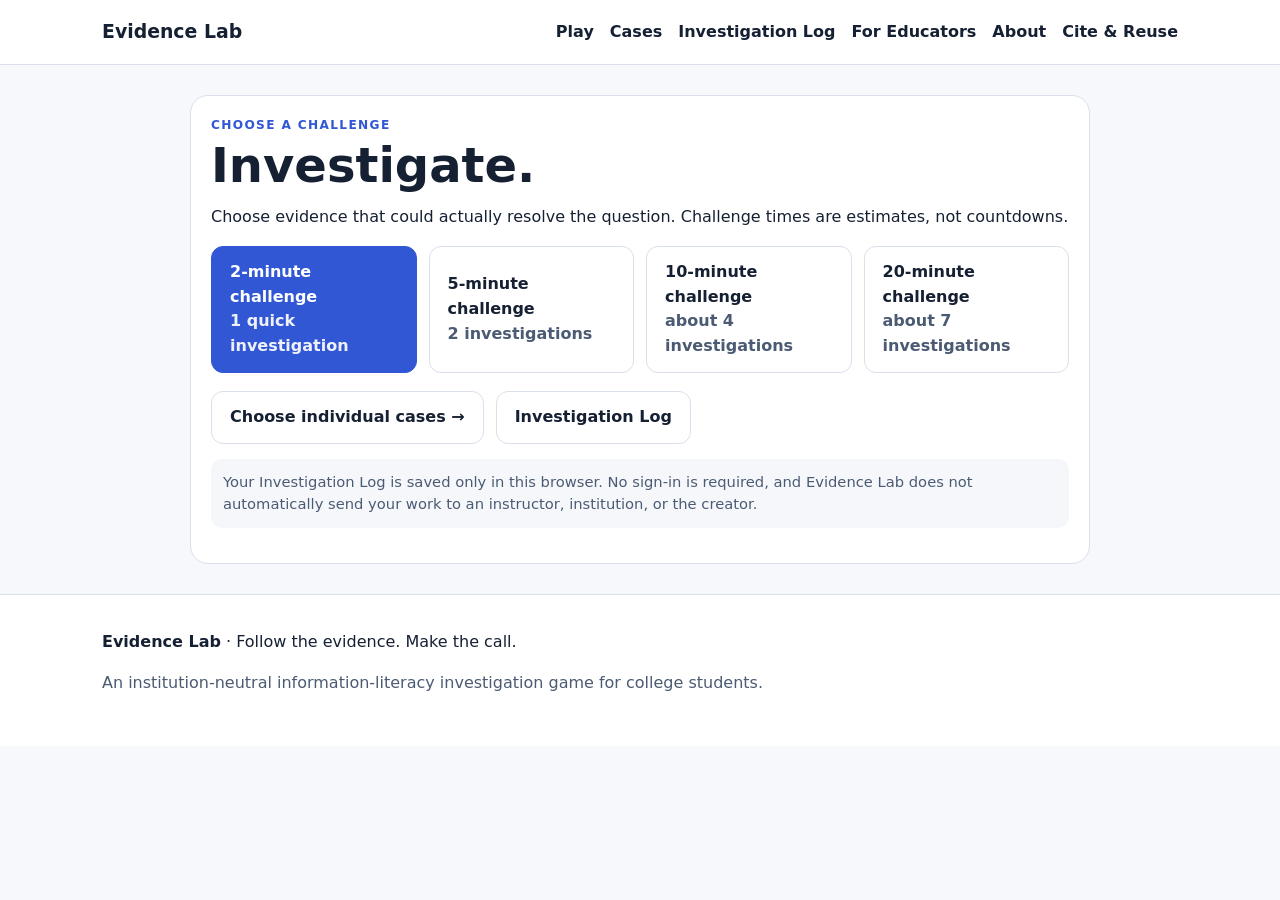
<file: play.html>
<!doctype html><html><head><meta charset=utf-8><meta name=viewport content="width=device-width"><title>Play — Evidence Lab</title><link rel=stylesheet href="assets/site.css"><style>.case-photo-artifact img{display:block;width:100%;height:auto;border-radius:12px}.case-photo-artifact figcaption{margin-top:8px;color:var(--muted);font-size:.86rem}</style></head><body><nav class="nav"><div class="wrap"><a class="brand" href="index.html">Evidence Lab</a><div class="navlinks"><a href="play.html">Play</a><a href="cases.html">Cases</a><a href="log.html">Investigation Log<span data-log-count></span></a><a href="educators.html">For Educators</a><a href="about.html">About</a><a href="cite.html">Cite &amp; Reuse</a></div></div></nav><div class="wrap"><main id=app class=game></main></div><footer class="footer"><div class="wrap"><b>Evidence Lab</b> · Follow the evidence. Make the call.<p class="muted">An institution-neutral information-literacy investigation game for college students.</p></div></footer><script>
const BANK=[{"case_id":"case-01","bank_number":1,"title":"Just Put It in the Bibliography","level":"guided","channel":"💬 Group Project Chat","goal":"CITE IT?","setup":"Your group is finishing the bibliography for tomorrow’s presentation.","scene":[{"speaker":"Mateo","text":"guys AI found literally the perfect article for our section"},{"speaker":"Amina","text":"did you actually open it?"},{"speaker":"Mateo","text":"not yet but it has a journal, pages AND a DOI 😭"}],"starter_html":"<div class=\"artifact-ui\"><div class=\"artifact-top\"><span>🤖 AI OUTPUT</span><b>Generated citation</b></div><div class=\"artifact-body\"><em>Digital Multitasking and Academic Cognition Among Midwestern Undergraduates</em><br>Journal of Learning Analytics · 18(2) · 44–61<br><code>10.48172/jla.2024.1842</code></div><div class=artifact-meta>Mateo copied this directly from an AI response.</div></div>","evidence":[{"evidence_id":"case-01-e1","label":"Search the exact article title","student_html":"<div class=\"artifact-ui\"><div class=\"artifact-top\"><span>🔎 SCHOLARLY SEARCH</span><b>Exact-title results</b></div><div class=\"artifact-body\"><b>0 exact matches</b><br><span class='muted'>Search completed for the full quoted title.</span></div></div>"},{"evidence_id":"case-01-e2","label":"Try the DOI","student_html":"<div class=\"artifact-ui\"><div class=\"artifact-top\"><span>🔗 DOI RESOLVER</span><b>10.48172/jla.2024.1842</b></div><div class=\"artifact-body\"><b>Identifier not found</b></div><div class=artifact-meta>Resolver response</div></div>"},{"evidence_id":"case-01-e3","label":"Open the journal issue","student_html":"<div class=\"artifact-ui\"><div class=\"artifact-top\"><span>📚 JOURNAL ARCHIVE</span><b>Volume 18 · Issue 2</b></div><div class=\"artifact-body\">Pages 44–61 contain different article titles and authors.</div><div class=artifact-meta>Issue contents</div></div>"},{"evidence_id":"case-01-e4","label":"Ask AI if the citation is real","student_html":"AI repeats that the citation is real but provides no independent record."}],"question":"What do you tell the group?","answers":[{"answer_id":"a1","text":"This citation appears to be fabricated. We should not cite it."},{"answer_id":"a2","text":"The citation is still unresolved; keep it out for now but don't call it fabricated."},{"answer_id":"a3","text":"The journal details are specific enough that we can cite it while we keep looking."},{"answer_id":"a4","text":"Ask the AI for the article text and use that as the final check."}],"consequence":"Mateo removes the fabricated citation before the group submits the assignment.","transfer_principle":"Uncertainty should match the evidence. Sometimes investigation warrants “I don’t know yet”; sometimes it warrants a firm conclusion.","evidence_status":"SIMULATION","accessibility_requirement":"All citation and lookup evidence is presented as selectable text; no visual-only information is required.","visual_asset":null,"stage_behavior":null},{"case_id":"case-02","bank_number":2,"title":"Real Article, Bigger Claim","level":"guided","channel":"💬 Group Project Chat","goal":"USE IT?","setup":"This time the group has a real article—but Mateo's sentence sounds much bigger than the study.","scene":[{"speaker":"Mateo","text":"okay THIS one definitely exists 😂"},{"speaker":"Priya","text":"what are we saying it proves?"},{"speaker":"Mateo","text":"Research proves generative AI improves learning for college students."},{"speaker":"Priya","text":"that sounds...big"}],"starter_html":"<strong>Draft sentence:</strong><br>“Research proves generative AI improves learning for college students.”","evidence":[{"evidence_id":"case-02-e1","label":"Open the study record","student_html":"Participants: <strong>323 university students in China</strong>."},{"evidence_id":"case-02-e2","label":"Check the methods","student_html":"Two-wave longitudinal survey examining specific GenAI, motivation, creative-thinking, and learning variables."},{"evidence_id":"case-02-e3","label":"Read the conclusion card","student_html":"The authors discuss measured relationships in the studied population; they do not claim universal effects for all college students."},{"evidence_id":"case-02-e4","label":"Check citation count","student_html":"Citation count does not establish whether Mateo’s sentence accurately represents the study."}],"question":"How do you respond to Mateo?","answers":[{"answer_id":"a1","text":"If the article is real, the sentence is fine."},{"answer_id":"a2","text":"Use the study, but rewrite the sentence to match what it actually studied."},{"answer_id":"a3","text":"The study is too narrow, so we shouldn't use it."},{"answer_id":"a4","text":"Use the sentence but add 'probably'."}],"consequence":"The group keeps the source but replaces the universal claim with a bounded description of the study.","transfer_principle":"Source existence and claim support are separate verification questions.","evidence_status":"HYBRID","accessibility_requirement":"Study population, design, and conclusion are available as text.","visual_asset":null,"stage_behavior":null},{"case_id":"case-03","bank_number":3,"title":"ChatGPT Is Always Wrong","level":"guided","channel":"📚 Study Session","goal":"USE IT?","setup":"Nia is trying to figure out where to start a research assignment.","scene":[{"speaker":"Nia","text":"ChatGPT says start broad with the library discovery search and then use subject databases if I need more specific sources."},{"speaker":"Wei","text":"ignore it. ChatGPT makes things up"},{"speaker":"Nia","text":"but is the advice actually wrong?"}],"starter_html":"<strong>AI suggestion:</strong><br>Start broad with the library discovery service. Move to subject databases for specialized literature.","evidence":[{"evidence_id":"case-03-e1","label":"Check library discovery guidance","student_html":"The library describes discovery searching as a broad way to search across many library resources."},{"evidence_id":"case-03-e2","label":"Check the database list","student_html":"The library provides specialized disciplinary databases for focused research."},{"evidence_id":"case-03-e3","label":"Check the library catalog","student_html":"The library catalog searches books, media, and other library holdings; it may be useful depending on the information need."},{"evidence_id":"case-03-e4","label":"Ask another AI","student_html":"Another AI agrees but provides no independent institutional evidence."}],"question":"What would you tell Nia?","answers":[{"answer_id":"a1","text":"Use the advice, but only because two different AI systems agree."},{"answer_id":"a2","text":"Start with library catalog instead; discovery tools are too broad for college research."},{"answer_id":"a3","text":"That advice checks out for this research need."},{"answer_id":"a4","text":"Skip the AI suggestion and choose a database based only on the course subject."}],"consequence":"Nia starts broad, then moves into a subject database when she needs more specialized literature.","transfer_principle":"Evaluate AI output. Automatic distrust is no more rigorous than automatic trust.","evidence_status":"GENERIC LIBRARY WORKFLOW + SIMULATION","accessibility_requirement":"Library-tool descriptions are provided in text.","visual_asset":null,"stage_behavior":null},{"case_id":"case-04","bank_number":4,"title":"But It Says 100%","level":"guided","channel":"🤖 AI Conversation","goal":"BELIEVE IT?","setup":"Omar asks an AI an obscure factual question for a club project.","scene":[{"speaker":"Omar","text":"Are you sure?"},{"speaker":"AI","text":"Yes. I am 100% certain this is correct."},{"speaker":"Omar","text":"100% is pretty confident lol"},{"speaker":"Sofia","text":"confidence isn't a source though"}],"starter_html":"<strong>AI response:</strong><br>“Yes. I am 100% certain this is correct.”","evidence":[{"evidence_id":"case-04-e1","label":"Ask for the original source","student_html":"The model cannot provide a verifiable original source for the claim."},{"evidence_id":"case-04-e2","label":"Search independently","student_html":"Several pages repeat the claim, but none shown here documents an original authoritative source."},{"evidence_id":"case-04-e3","label":"Check an authoritative record","student_html":"No decisive record resolving the claim is located in the evidence available for this case."},{"evidence_id":"case-04-e4","label":"Ask a second AI","student_html":"The second model agrees but also supplies no independent source."}],"question":"What can Omar responsibly say right now?","answers":[{"answer_id":"a1","text":"The repeated claim is probably usable if we label it as uncertain."},{"answer_id":"a2","text":"The failure to locate an authoritative record makes the claim more likely false than true."},{"answer_id":"a3","text":"For a low-stakes club project, the AI's confidence is enough to proceed."},{"answer_id":"a4","text":"I still can't verify it. We need better evidence."}],"consequence":"Omar marks the fact as unresolved instead of building the club material around it.","transfer_principle":"Sometimes the evidence is not strong enough to decide. “I can’t verify this yet” is a valid conclusion when reliable sources do not resolve the question.","evidence_status":"SIMULATION","accessibility_requirement":"All AI and search evidence is text.","visual_asset":null,"stage_behavior":null},{"case_id":"case-05","bank_number":5,"title":"I Didn't Read It, But…","level":"networked","channel":"💬 Before Class","goal":"USE IT?","setup":"Min-jun is trying to catch up before discussion starts.","scene":[{"speaker":"Min-jun","text":"I did not finish the reading 😭 so I asked AI for a summary"},{"speaker":"Diego","text":"same honestly"},{"speaker":"Min-jun","text":"it says automated feedback improves student writing. good enough?"}],"starter_html":"<strong>AI summary:</strong><br>“The authors conclude automated feedback improves student writing.”","evidence":[{"evidence_id":"case-05-e1","label":"Open the original passage","student_html":"The source says automated feedback was <strong>associated with</strong> improvement on <strong>some measures</strong> and that the design cannot establish causation."},{"evidence_id":"case-05-e2","label":"Compare the key verbs","student_html":"Source: “associated with.” Summary: “improves.” The source limitation is omitted."},{"evidence_id":"case-05-e3","label":"Compare another detail","student_html":"Both source and summary correctly say participants completed two writing tasks."},{"evidence_id":"case-05-e4","label":"Ask AI to check itself","student_html":"AI says its summary accurately captures the main finding."}],"question":"What should Min-jun do with the summary?","answers":[{"answer_id":"a1","text":"Fix the stronger causal/general wording before relying on it."},{"answer_id":"a2","text":"Most of it matches, so just use it."},{"answer_id":"a3","text":"One mistake means the whole summary is useless."},{"answer_id":"a4","text":"Ask the AI to make the summary sound less confident without checking the source."}],"consequence":"Min-jun corrects the summary before using it to prepare for discussion.","transfer_principle":"When checking summaries, compare verbs, qualifiers, scope, and causal language.","evidence_status":"HYBRID TEMPLATE","accessibility_requirement":"Source and summary wording are presented in text for direct comparison.","visual_asset":null,"stage_behavior":null},{"case_id":"case-06","bank_number":6,"title":"GUYS DID YOU HEAR??","level":"networked","channel":"📱 Group Chat","goal":"SHARE IT?","setup":"A campus rumor suddenly lands in the group chat.","scene":[{"speaker":"Amina","text":"GUYS apparently professors can see your entire ChatGPT history now 👀"},{"speaker":"Diego","text":"WHAT"},{"speaker":"Wei","text":"my roommate said that too"},{"speaker":"Sofia","text":"where did this even come from?"}],"starter_html":"<div class=\"artifact-ui\"><div class=\"artifact-top\"><span>💬 GROUP CHAT</span><b>Campus rumor</b></div><div class=\"artifact-body\">“apparently professors can see your entire ChatGPT history now 👀”</div><div class=artifact-meta>No source attached</div></div>","evidence":[{"evidence_id":"case-06-e1","label":"Ask Amina where she heard it","student_html":"<div class=\"artifact-ui\"><div class=\"artifact-top\"><span>🧵 SOURCE TRACE</span><b>Where did it come from?</b></div><div class=\"artifact-body\">Amina → student in another class → roommate → “someone who works on campus” → <b>?</b></div><div class=artifact-meta>No identifiable original source</div></div>"},{"evidence_id":"case-06-e2","label":"Search official campus information","student_html":"No matching policy or announcement appears in this simulation."},{"evidence_id":"case-06-e3","label":"Search the open web","student_html":"Forums and blogs discuss similar rumors, but none establishes this campus-specific claim."},{"evidence_id":"case-06-e4","label":"Scroll through more messages","student_html":"More students repeat the rumor, but nobody adds a traceable source."}],"question":"What do you post in the chat?","answers":[{"answer_id":"a1","text":"Tell people the rumor is probably false because no official announcement appears."},{"answer_id":"a2","text":"I can't verify this as a campus policy yet, so don't treat it as established."},{"answer_id":"a3","text":"Share it as an unconfirmed warning so students can protect themselves."},{"answer_id":"a4","text":"Treat the multiple student reports as provisional confirmation while continuing to search."}],"consequence":"You avoid passing along an unverified claim as fact. Repeating a rumor can make it seem better supported even when no new evidence has been added.","transfer_principle":"Repetition is not independent confirmation. Trace repeated claims back to their original source before treating them as corroborated.","evidence_status":"SIMULATION","accessibility_requirement":"The source chain is available in text and does not rely on a diagram.","visual_asset":null,"stage_behavior":null},{"case_id":"case-07","bank_number":7,"title":"Everybody Is Saying It","level":"networked","channel":"📡 Across Your Feeds","goal":"TRACE IT","setup":"By the next day, the same claim seems to be everywhere.","scene":[{"speaker":"Diego","text":"okay NOW it's on TikTok, Insta and Reddit"},{"speaker":"Amina","text":"and the AI search summary says it too"},{"speaker":"Wei","text":"so that's like four sources?"},{"speaker":"You","text":"or is it?"}],"starter_html":"<div class=\"artifact-ui\"><div class=\"artifact-top\"><span>📡 CROSS-PLATFORM</span><b>Same claim, four appearances</b></div><div class=\"artifact-body\">📱 Video &nbsp; · &nbsp; 📸 Repost &nbsp; · &nbsp; 💬 Thread &nbsp; · &nbsp; 🤖 AI summary</div><div class=artifact-meta>Do these represent independent evidence?</div></div>","evidence":[{"evidence_id":"case-07-e1","label":"Trace the video","student_html":"The video relies on an unattributed circulating screenshot."},{"evidence_id":"case-07-e2","label":"Trace the repost","student_html":"The repost credits the video rather than an independent source."},{"evidence_id":"case-07-e3","label":"Trace the discussion thread","student_html":"The opening post links the same circulating screenshot."},{"evidence_id":"case-07-e4","label":"Inspect the AI citations","student_html":"<div class=\"artifact-ui\"><div class=\"artifact-top\"><span>🤖 AI CITATIONS</span><b>Citation trail</b></div><div class=\"artifact-body\">1. Blog quoting the video<br>2. Same discussion thread<br>3. Aggregator quoting the blog</div><div class=artifact-meta>Three citations, one dependent chain</div></div>"}],"question":"What have you actually learned?","answers":[{"answer_id":"a1","text":"The number of platforms makes the claim more credible even if some sources overlap."},{"answer_id":"a2","text":"The shared screenshot is the original source, so tracing can stop there."},{"answer_id":"a3","text":"These appearances trace back to the same information chain, so they are not independent confirmation."},{"answer_id":"a4","text":"The AI summary adds an independent confirmation because it combines several pages."}],"consequence":"The apparent four-source consensus collapses into one dependent information chain.","transfer_principle":"Count independent evidence chains, not websites, posts, or formats.","evidence_status":"SIMULATION","accessibility_requirement":"Every dependency is described in text.","visual_asset":null,"stage_behavior":null},{"case_id":"case-08","bank_number":8,"title":"The Rumor Was True","level":"networked","channel":"💬 Student Chat","goal":"ACT ON IT?","setup":"A few days later, Fatima posts something else in the chat.","scene":[{"speaker":"Fatima","text":"library is staying open later during finals btw"},{"speaker":"Wei","text":"after last time I trust NOTHING in this chat 😂"},{"speaker":"Fatima","text":"okay detective, go check"}],"starter_html":"<strong>Claim:</strong><br>The library will have extended hours during finals.","evidence":[{"evidence_id":"case-08-e1","label":"Open the official announcement","student_html":"Finals Week Extended Hours: Mon–Thu, 8:00 a.m.–11:00 p.m., Campus Library."},{"evidence_id":"case-08-e2","label":"Check the date and applicability","student_html":"Posted three days ago and applies to the upcoming finals period."},{"evidence_id":"case-08-e3","label":"Ask another student","student_html":"“Yeah, I heard that too.” No source supplied."},{"evidence_id":"case-08-e4","label":"Judge the group-chat channel","student_html":"The informal arrival channel alone does not establish whether the claim is true or false."}],"question":"What do you tell Wei?","answers":[{"answer_id":"a1","text":"The official announcement helps, but group-chat information should still be treated as unreliable."},{"answer_id":"a2","text":"Wait until the library hours actually change before treating the announcement as confirmed."},{"answer_id":"a3","text":"Use the chat claim only as a lead and avoid acting on it until another student confirms it."},{"answer_id":"a4","text":"Fatima's right this time. The current library announcement confirms it."}],"consequence":"Wei can plan study time around the verified extended hours.","transfer_principle":"Verification is not cynicism. Investigation can confirm information.","evidence_status":"SIMULATION — FICTIONAL CAMPUS","accessibility_requirement":"Announcement content and date are available in text.","visual_asset":null,"stage_behavior":null},{"case_id":"case-09","bank_number":9,"title":"You Already Shared It","level":"networked","channel":"🔔 Social Update","goal":"CORRECT IT?","setup":"New evidence changes something Diego shared earlier.","scene":[{"speaker":"Diego","text":"uhhh the article got corrected"},{"speaker":"Amina","text":"didn't your post get like a thousand views?"},{"speaker":"Diego","text":"I deleted it. problem solved?"}],"starter_html":"<strong>Correction:</strong><br>New evidence materially narrows an important part of the earlier claim.","evidence":[{"evidence_id":"case-09-e1","label":"Read the correction","student_html":"The update materially changes the impression created by the earlier version."},{"evidence_id":"case-09-e2","label":"Check the original reach","student_html":"Original: 1,340 views and 86 reshares. Screenshots and reposts remain."},{"evidence_id":"case-09-e3","label":"Check correction reach","student_html":"Correction so far: 83 views and 4 reshares."},{"evidence_id":"case-09-e4","label":"See what deletion did","student_html":"Diego's original is gone, but previously viewed copies, screenshots, and reposts remain."}],"question":"What should Diego do next?","answers":[{"answer_id":"a1","text":"Post the correction where the people who saw the earlier claim have a chance to see it."},{"answer_id":"a2","text":"Deleting the original is enough."},{"answer_id":"a3","text":"Do nothing because the original mistake was unintentional."},{"answer_id":"a4","text":"Privately message only the first person who reshared it."}],"consequence":"The correction has a better chance of entering the same network as the earlier claim.","transfer_principle":"Information responsibility continues after something has been shared.","evidence_status":"SIMULATION","accessibility_requirement":"Reach and correction data are provided in text.","visual_asset":null,"stage_behavior":null},{"case_id":"case-10","bank_number":10,"title":"I Found the Perfect Article…But I Can't Read It","level":"networked","channel":"📚 Library Research","goal":"WHAT NEXT?","setup":"Nia finds an article that looks perfect for her paper.","scene":[{"speaker":"Nia","text":"FINALLY found exactly what I need"},{"speaker":"Nia","text":"...and there is no PDF 😑"},{"speaker":"Mateo","text":"ask AI what the article probably says?"},{"speaker":"Nia","text":"that feels illegal somehow lol"}],"starter_html":"<strong>Database record:</strong><br>Abstract available · Full text unavailable in this database 🔒","evidence":[{"evidence_id":"case-10-e1","label":"Use “Look for it”","student_html":"No immediate library full text is located; an interlibrary-loan option is offered."},{"evidence_id":"case-10-e2","label":"Try another database","student_html":"The article record appears again, but full text is still unavailable there."},{"evidence_id":"case-10-e3","label":"Open interlibrary loan","student_html":"The library can request a copy from another library using the citation information."},{"evidence_id":"case-10-e4","label":"Read only the abstract","student_html":"The abstract confirms relevance but does not provide the complete methods, evidence, or discussion."}],"question":"What should Nia do if she needs detailed claims from the article?","answers":[{"answer_id":"a1","text":"Have AI reconstruct the likely article from the abstract."},{"answer_id":"a2","text":"Get the actual article through another access route or interlibrary loan."},{"answer_id":"a3","text":"The abstract is basically the same as reading it."},{"answer_id":"a4","text":"Abandon the source because it isn't instantly available."}],"consequence":"Nia requests the article and preserves the distinction between what she has read and what she has not.","transfer_principle":"Research includes persistence and legitimate retrieval strategies.","evidence_status":"GENERIC LIBRARY WORKFLOW + SIMULATION","accessibility_requirement":"The access workflow and abstract limitations are described in text.","visual_asset":null,"stage_behavior":null},{"case_id":"case-11","bank_number":11,"title":"The Expert Is Outside Their Expertise","level":"networked","channel":"📱 Social Post","goal":"TRUST IT?","setup":"Omar sends the group a confident post from a famous physician.","scene":[{"speaker":"Omar","text":"this guy is literally a doctor so I assume he knows what he's talking about"},{"speaker":"Priya","text":"about climate statistics?"},{"speaker":"Omar","text":"a doctor is still a scientist 🤷"}],"starter_html":"<strong>Creator post:</strong><br>“As a physician, I can tell you this climate statistic is being completely misinterpreted.”","evidence":[{"evidence_id":"case-11-e1","label":"Verify the medical credentials","student_html":"The physician's medical credentials are genuine."},{"evidence_id":"case-11-e2","label":"Check relevant expertise","student_html":"No climate-science, atmospheric-science, or climate-statistics research expertise is identified."},{"evidence_id":"case-11-e3","label":"Open the underlying climate source","student_html":"The primary source's methodology and interpretation differ from the creator's claim."},{"evidence_id":"case-11-e4","label":"Check follower count","student_html":"The creator has a very large audience."}],"question":"What do you tell Omar?","answers":[{"answer_id":"a1","text":"His scientific training gives the interpretation meaningful weight even outside his specialty."},{"answer_id":"a2","text":"The mismatch in expertise makes his interpretation less useful, but the follower response may still help judge it."},{"answer_id":"a3","text":"His credentials are real, but they don't establish expertise for this specific climate claim."},{"answer_id":"a4","text":"The primary climate source and his credentials should be weighted about equally."}],"consequence":"Omar stops using the creator's medical title as evidence for the climate interpretation.","transfer_principle":"Expertise is claim-specific, not a permanent credibility badge.","evidence_status":"SIMULATION","accessibility_requirement":"Credentials, expertise, and source disagreement are all textual.","visual_asset":null,"stage_behavior":null},{"case_id":"case-12","bank_number":12,"title":"DON'T STUDY AFTER 10 PM","level":"networked","channel":"📱 Study Group","goal":"SHARE IT?","setup":"Sofia drops a viral study-tip screenshot into the group.","scene":[{"speaker":"Sofia","text":"well apparently I'm doomed 😂"},{"speaker":"Sofia","text":"I literally START studying at 11"},{"speaker":"Min-jun","text":"40% is suspiciously specific"}],"starter_html":"<strong>Viral study tip:</strong><br>🚨 DON'T STUDY AFTER 10 PM — university research shows your brain retains <strong>40% less</strong>.","evidence":[{"evidence_id":"case-12-e1","label":"Search the exact 40% claim","student_html":"No matching university study is found for the exact statistic."},{"evidence_id":"case-12-e2","label":"Trace the screenshot","student_html":"It traces to a wellness-blog graphic that does not link research supporting the 40% figure."},{"evidence_id":"case-12-e3","label":"Check broader sleep research","student_html":"Sleep and learning are meaningfully related, but this does not establish the screenshot's universal 10 p.m./40% claim."},{"evidence_id":"case-12-e4","label":"Read student comments","student_html":"Students report very different personal experiences with late-night studying."}],"question":"What should you tell Sofia?","answers":[{"answer_id":"a1","text":"Enough people struggle at night that 40% is probably close."},{"answer_id":"a2","text":"Research proves studying after 10 p.m. never works."},{"answer_id":"a3","text":"The exact number doesn't matter if the general idea feels right."},{"answer_id":"a4","text":"Sleep matters, but I wouldn't repeat that specific 40% claim as research-backed."}],"consequence":"The group stops circulating the unsupported 40% statistic without dismissing the broader importance of sleep.","transfer_principle":"Precise numbers deserve precise provenance.","evidence_status":"SIMULATION","accessibility_requirement":"The screenshot's claim is reproduced as text; no image recognition is required.","visual_asset":null,"stage_behavior":null},{"case_id":"case-13","bank_number":13,"title":"Wait…Is That Here?","level":"contextual","channel":"📸 Social Image","goal":"SHARE IT?","setup":"Diego posts a supposed current celebrity sighting.","scene":[{"speaker":"Diego","text":"NO WAY — Amara Vale is in Kokomo RIGHT NOW 👀"},{"speaker":"Sofia","text":"is that photo actually from today?"},{"speaker":"Diego","text":"it was posted today?"}],"starter_html":"<figure class=\"artifact case-photo-artifact\"><img src=\"assets/case13-social-photo.png\" alt=\"Evidence Lab simulated social-media post showing a woman in sunglasses at a local farmers market; the post claims she is a celebrity spotted locally.\" loading=\"lazy\"><figcaption>Simulated instructional artifact created for Evidence Lab.</figcaption></figure>","evidence":[{"evidence_id":"case-13-e1","label":"Find earlier copies","student_html":"<div class=\"artifact-ui\"><div class=\"artifact-top\"><span>🖼️ IMAGE SEARCH</span><b>Earlier matching copy</b></div><div class=\"artifact-body\"><b>May 14, 2024 · Columbus, Ohio</b><br>Same clothing, vehicle, pose, and background.</div><div class=artifact-meta>Earlier indexed image</div></div>"},{"evidence_id":"case-13-e2","label":"Inspect current metadata","student_html":"Uploaded today; photographer unknown; no location metadata; no original-source link."},{"evidence_id":"case-13-e3","label":"Compare the images","student_html":"The current post uses a crop of the earlier photograph."},{"evidence_id":"case-13-e4","label":"Ask AI where it was taken","student_html":"AI says the streetscape could be several Midwestern cities."}],"question":"What can you responsibly say about the post?","answers":[{"answer_id":"a1","text":"The photo predates today and does not support the current local caption."},{"answer_id":"a2","text":"The older copy weakens the caption, but today's upload still makes the local claim plausible enough to share cautiously."},{"answer_id":"a3","text":"The matching older image shows the post is misleading, although the current location remains unknown."},{"answer_id":"a4","text":"The missing location metadata is the strongest reason to reject the post."}],"consequence":"Diego does not repost the sighting as current local evidence.","transfer_principle":"Verify the context attached to an image separately from the image itself.","evidence_status":"SIMULATION","accessibility_requirement":"Production visual requires meaningful alt text plus the provenance details in text.","visual_asset":"case13.jpg","stage_behavior":null},{"case_id":"case-14","bank_number":14,"title":"The Cropped Protest Photo","level":"contextual","channel":"📰 Image + News","goal":"INTERPRET IT","setup":"A viral crop appears to show protesters threatening a driver.","scene":[{"speaker":"Amina","text":"this photo is all over my feed"},{"speaker":"Wei","text":"that looks bad"},{"speaker":"Priya","text":"what's outside the crop?"}],"starter_html":"<section class=\"artifact\">\n<div class=\"artifact-kicker\">VIRAL POST</div>\n<p style=\"font-size:1.25rem;font-weight:800;margin:.25rem 0 1rem\">“Protesters surround and threaten driver”</p>\n<p class=\"muted\">This cropped image is circulating with the caption above.</p>\n<figure class=\"case-photo-artifact\">\n<img src=\"assets/case14-crop.png\" alt=\"Simulated tightly cropped image showing several people standing close to a stopped vehicle; the surrounding event context is outside the frame.\" loading=\"lazy\">\n</figure>\n</section>","evidence":[{"evidence_id":"case-14-e1","label":"Open the full frame","student_html":"<figure class=\"artifact case-photo-artifact\">\n<img src=\"assets/case14-wide.png\" alt=\"Wider view of the same stopped vehicle showing traffic cones, a marked event route, and people making directional gestures around the vehicle.\" loading=\"lazy\">\n<figcaption>Wider frame from the same moment.</figcaption>\n</figure>"},{"evidence_id":"case-14-e2","label":"Read the original caption","student_html":"“Event marshals guide marchers around a vehicle temporarily stopped near the route.”"},{"evidence_id":"case-14-e3","label":"Compare crop boundaries","student_html":"The crop removes marshals, route context, police, and directional gestures."},{"evidence_id":"case-14-e4","label":"Read viral comments","student_html":"Comments describe the scene as terrifying but add no direct evidence."}],"question":"Which interpretation stays closest to the evidence?","answers":[{"answer_id":"a1","text":"The crop is concerning, but the close positioning still makes the original threat interpretation the most likely."},{"answer_id":"a2","text":"The wider frame changes the interpretation: the crop omitted context showing people directing traffic around the stopped vehicle."},{"answer_id":"a3","text":"The wider frame adds context, though the original caption remains reasonable because the driver is still surrounded."},{"answer_id":"a4","text":"The missing context makes the image inconclusive; neither the original caption nor an alternative interpretation is supportable."}],"consequence":"The group stops treating the cropped frame as a complete account of the event.","transfer_principle":"Restore missing context without replacing one overclaim with another.","evidence_status":"HYBRID","accessibility_requirement":"Show crop/full frame with alt text and a text description of what lies outside the crop.","visual_asset":"case14.jpg","stage_behavior":null},{"case_id":"case-15","bank_number":15,"title":"Is This AI-Generated?","level":"contextual","channel":"🖼️ Synthetic Media","goal":"VERIFY IT","setup":"Friends disagree about an unusual image and focus on visual 'tells.'","scene":[{"speaker":"Min-jun","text":"look at the reflections. AI."},{"speaker":"Nia","text":"detector says 78% too"},{"speaker":"Sofia","text":"another detector says 31%..."}],"starter_html":"<figure class=\"artifact case-photo-artifact\"><img src=\"assets/case15-ambiguous-photo.png\" alt=\"Evidence Lab simulated social-media photograph of a mountain lake, snow-capped peaks, trees, and a red canoe, used to evaluate whether visual tells alone can establish that an image is AI-generated.\" loading=\"lazy\"><figcaption>Simulated instructional artifact created for Evidence Lab.</figcaption></figure>","evidence":[{"evidence_id":"case-15-e1","label":"Trace the source page","student_html":"The image appears in a photographer's project gallery dated 2019 with adjacent frames from the same session."},{"evidence_id":"case-15-e2","label":"Run detector A","student_html":"<div class=\"artifact-ui\"><div class=\"artifact-top\"><span>🧪 DETECTOR A</span><b>Synthetic-media estimate</b></div><div class=\"artifact-body\">AI-generated probability: <b>78%</b></div><div class=artifact-meta>Automated estimate; not a verdict</div></div>"},{"evidence_id":"case-15-e3","label":"Run detector B","student_html":"<div class=\"artifact-ui\"><div class=\"artifact-top\"><span>🧪 DETECTOR B</span><b>Synthetic-media estimate</b></div><div class=\"artifact-body\">AI-generated probability: <b>31%</b></div><div class=artifact-meta>Different detector, same image</div></div>"},{"evidence_id":"case-15-e4","label":"Inspect metadata","student_html":"2019 capture fields are present; metadata can be altered and is not proof by itself."}],"question":"What is the strongest conclusion?","answers":[{"answer_id":"a1","text":"The higher detector score should carry the most weight because it directly estimates AI generation."},{"answer_id":"a2","text":"The metadata and detector results together are enough to classify the image as probably authentic."},{"answer_id":"a3","text":"The provenance history is stronger here than the conflicting detector estimates."},{"answer_id":"a4","text":"The disagreement between detectors means the image should be treated as synthetic until verified."}],"consequence":"The group records the provenance evidence rather than labeling the image from a detector score.","transfer_principle":"For synthetic-media questions, provenance can be more informative than a single detector or visual 'tell.'","evidence_status":"SIMULATION","accessibility_requirement":"Actual visual plus descriptive alternative; detector outputs and provenance must be text-readable.","visual_asset":"case15.jpg","stage_behavior":null},{"case_id":"case-16","bank_number":16,"title":"The Video Starts 12 Seconds Late","level":"contextual","channel":"🎥 Viral Video","goal":"INTERPRET IT","setup":"A 14-second campus clip begins with one student shouting.","scene":[{"speaker":"Diego","text":"student explodes for NO REASON 😳"},{"speaker":"Amina","text":"why does the video start right there?"},{"speaker":"Wei","text":"full clip?"}],"starter_html":"<figure class=\"artifact case-photo-artifact\"><img src=\"assets/case16-viral.png\" alt=\"Simulated frame from a 14-second viral excerpt that begins with one student shouting Let me finish at another student.\" loading=\"lazy\"><figcaption>Viral excerpt. The shared clip begins here.</figcaption></figure>","evidence":[{"evidence_id":"case-16-e1","label":"Find the longer upload","student_html":"<div class=\"artifact-ui\"><div class=\"artifact-top\"><span>🎞️ ORIGINAL UPLOAD</span><b>Timeline</b></div><div class=\"artifact-body\">Total length: <b>42 sec</b><br>Viral excerpt begins at <b>0:12</b>.</div><div class=artifact-meta>Longer recording located</div></div>"},{"evidence_id":"case-16-e2","label":"Read the missing 12 seconds","student_html":"<figure class=\"artifact case-photo-artifact\"><img src=\"assets/case16-before-v2.png\" alt=\"Simulated preceding context showing Student B repeatedly interrupting Student A before the viral excerpt begins.\" loading=\"lazy\"><figcaption>The missing preceding 12 seconds show repeated interruption before Student A shouts.</figcaption></figure>"},{"evidence_id":"case-16-e3","label":"Read what happens after","student_html":"<figure class=\"artifact case-photo-artifact\"><img src=\"assets/case16-after-v2.png\" alt=\"Simulated later frame showing the same two students after the viral excerpt as the conversation de-escalates.\" loading=\"lazy\"><figcaption>After the excerpt, the interaction de-escalates and continues without a physical confrontation.</figcaption></figure>"},{"evidence_id":"case-16-e4","label":"Compare the files","student_html":"The viral clip is an authentic excerpt; the issue is where it starts and ends."}],"question":"What should change about the viral interpretation?","answers":[{"answer_id":"a1","text":"The clip is fake because it was shortened."},{"answer_id":"a2","text":"The earlier interruption explains why Student A was frustrated, so every later reaction should be treated as justified."},{"answer_id":"a3","text":"Nothing changes because authentic video is complete evidence."},{"answer_id":"a4","text":"The clip is authentic but omits preceding context relevant to “for no reason.”"}],"consequence":"The group stops repeating the “for no reason” caption as established.","transfer_principle":"Context can change an interpretation without proving the opposite extreme. Check what happened before and after a viral excerpt.","evidence_status":"HYBRID","accessibility_requirement":"Provide synchronized transcript/timeline as an equivalent evidence path.","visual_asset":"case16.jpg","stage_behavior":null},{"case_id":"case-17","bank_number":17,"title":"SCIENCE PROVES MUSIC HELPS YOU STUDY","level":"contextual","channel":"📱 Social + Research","goal":"SHARE IT?","setup":"A viral post says research has settled whether music improves studying.","scene":[{"speaker":"Sofia","text":"finally scientific permission for my study playlist 🎧"},{"speaker":"Min-jun","text":"what did the study actually measure?"}],"starter_html":"<strong>Viral post:</strong><br>🎧 SCIENCE PROVES MUSIC HELPS YOU STUDY<br>“Research has settled it.”","evidence":[{"evidence_id":"case-17-e1","label":"Open the study results","student_html":"279 university students; no significant reading-comprehension difference among selected music, background noise, and silence."},{"evidence_id":"case-17-e2","label":"Check emotional outcomes","student_html":"Listening condition affected emotional experience."},{"evidence_id":"case-17-e3","label":"Check broader research","student_html":"Findings across studies are mixed and can vary by task, music characteristics, and individual differences."},{"evidence_id":"case-17-e4","label":"Read testimonials","student_html":"Students report both helpful and distracting experiences."}],"question":"What would you tell Sofia?","answers":[{"answer_id":"a1","text":"The study may show that music did not reduce performance on this task under these conditions. That is not evidence that music improves studying."},{"answer_id":"a2","text":"The study suggests music is usually helpful for studying, although the effect probably depends on the student."},{"answer_id":"a3","text":"The result is useful evidence that music improves academic performance, but only for tasks similar to those in the study."},{"answer_id":"a4","text":"The study and headline point in the same direction, so the headline is acceptable shorthand for the finding."}],"consequence":"Sofia keeps her playlist preference but stops treating “not worse on this task” as proof that music improves studying.","transfer_principle":"No observed harm is not the same as demonstrated benefit. Match the claim to what the study actually measured.","evidence_status":"HYBRID","accessibility_requirement":"Study outcomes and comparison conditions are available in text/table form.","visual_asset":null,"stage_behavior":null},{"case_id":"case-18","bank_number":18,"title":"My Favorite Creator Says This Supplement Works","level":"contextual","channel":"📱 Influencer + Health","goal":"BELIEVE IT?","setup":"A wellness creator says a supplement boosts focus and cites a study.","scene":[{"speaker":"Priya","text":"my favorite creator says this focus supplement has a study behind it"},{"speaker":"Nia","text":"what kind of study?"},{"speaker":"Priya","text":"wait — it says #partner. were they paid to promote this?"}],"starter_html":"<strong>Creator claim:</strong><br>“This changed my focus completely — and there's a STUDY proving it works.”","evidence":[{"evidence_id":"case-18-e1","label":"Open the cited study","student_html":"24 healthy adults; one laboratory session; supplement vs placebo; one computerized attention task."},{"evidence_id":"case-18-e2","label":"Inspect the results","student_html":"Small difference on one attention measure; other measured outcomes show no clear difference; grades and long-term performance were not measured."},{"evidence_id":"case-18-e3","label":"Read testimonials","student_html":"Followers report dramatic benefits, but there is no control group or systematic measurement."},{"evidence_id":"case-18-e4","label":"Check disclosure","student_html":"Paid partnership; affiliate commission on purchases."}],"question":"What does the evidence justify?","answers":[{"answer_id":"a1","text":"The creator's experience is useful preliminary evidence because personal results can reveal effects that trials may miss."},{"answer_id":"a2","text":"The creator's experience is not enough to establish that the supplement works; the evidence needs to match the health claim."},{"answer_id":"a3","text":"The sponsorship matters, but the recommendation is still credible if the creator appears transparent about being paid."},{"answer_id":"a4","text":"The creator's expertise and personal experience together make the claim reasonably trustworthy unless contrary research appears."}],"consequence":"Priya does not treat the promotional claim as established by the cited study.","transfer_principle":"Match health claims to the population, duration, outcomes, independence of the evidence, and financial relationships surrounding the recommendation.","evidence_status":"HYBRID","accessibility_requirement":"No product purchase links; study design/results and disclosure are text-readable.","visual_asset":null,"stage_behavior":null},{"case_id":"case-19","bank_number":19,"title":"This Creator Actually Knows Their Stuff","level":"contextual","channel":"📱 Social Video","goal":"USE IT?","setup":"Omar wants to reject a careful research explainer solely because it is on social media.","scene":[{"speaker":"Omar","text":"it's TikTok. not a source."},{"speaker":"Amina","text":"but did you check who made it?"},{"speaker":"Omar","text":"does the platform not matter?"}],"starter_html":"<strong>Creator transcript:</strong><br>“The study found an association, not proof of causation. The sample is limited, so I wouldn't generalize this to everyone.”","evidence":[{"evidence_id":"case-19-e1","label":"Check creator expertise","student_html":"Relevant PhD; university research appointment; publications on the topic."},{"evidence_id":"case-19-e2","label":"Open the linked study","student_html":"The study reports an association in a limited sample and cautions against causal interpretation."},{"evidence_id":"case-19-e3","label":"Compare the wording","student_html":"The creator preserves association, noncausal language, and the sample limitation."},{"evidence_id":"case-19-e4","label":"Judge the platform","student_html":"Short-form social video; transcript and primary-source link are available."}],"question":"How useful is the creator here?","answers":[{"answer_id":"a1","text":"Unreliable because it is social media."},{"answer_id":"a2","text":"Automatically the best academic citation because the creator has a PhD."},{"answer_id":"a3","text":"Useful for learning about this narrow claim, though not automatically the best academic citation."},{"answer_id":"a4","text":"Short videos cannot be evaluated."}],"consequence":"Omar uses the explainer to understand the study, then cites the primary research when his assignment requires scholarly evidence.","transfer_principle":"Authority is contextual: ask whether a source is appropriate for this particular information need.","evidence_status":"HYBRID TEMPLATE","accessibility_requirement":"Video content has a transcript and linked-source text equivalent.","visual_asset":null,"stage_behavior":null},{"case_id":"case-20","bank_number":20,"title":"The Headline Says Coffee Is Good Again","level":"contextual","channel":"📰 News + Health","goal":"INTERPRET IT","setup":"A headline turns an observational health association into advice.","scene":[{"speaker":"Wei","text":"apparently we are supposed to drink MORE coffee now"},{"speaker":"Sofia","text":"science changes every week 😭"},{"speaker":"Priya","text":"or headlines do"}],"starter_html":"<strong>Headline:</strong><br>DRINK MORE COFFEE: New Study Finds It Protects Your Heart","evidence":[{"evidence_id":"case-20-e1","label":"Read the article body","student_html":"Moderate coffee drinkers had a lower rate of one cardiovascular outcome than non-drinkers after statistical adjustment."},{"evidence_id":"case-20-e2","label":"Inspect study design","student_html":"Observational cohort; self-reported coffee use; participants were not randomly assigned."},{"evidence_id":"case-20-e3","label":"Inspect absolute outcome","student_html":"Illustrative outcome: non-drinkers about 5.0%; moderate drinkers about 4.5%."},{"evidence_id":"case-20-e4","label":"Read limitations","student_html":"Residual confounding is possible; observational design cannot establish that increasing coffee caused the difference."}],"question":"Which interpretation best matches the evidence?","answers":[{"answer_id":"a1","text":"Everyone should drink more coffee to protect their heart."},{"answer_id":"a2","text":"Observational studies provide no useful information."},{"answer_id":"a3","text":"The percentage difference proves coffee caused the lower outcome."},{"answer_id":"a4","text":"The study reports an association; it does not justify advice to increase coffee intake for heart protection."}],"consequence":"The group treats the article as evidence of an association, not a prescription.","transfer_principle":"Read past health headlines: study design, absolute effects, and causal limits matter.","evidence_status":"HYBRID","accessibility_requirement":"Headline, design, absolute outcomes, and limitations are available as text/data.","visual_asset":null,"stage_behavior":null},{"case_id":"case-21","bank_number":21,"title":"Congratulations! You Won a Scholarship","level":"contextual","channel":"📧 Scholarship Email","goal":"PAY IT?","setup":"Priya receives an unexpected scholarship award notice.","scene":[{"speaker":"Priya","text":"I apparently won $4,500??"},{"speaker":"Amina","text":"did you apply for it?"},{"speaker":"Priya","text":"I don't remember this one... and they want $35"}],"starter_html":"<div class=\"artifact-ui\"><div class=\"artifact-top\"><span>📧 EMAIL</span><b>2027 Future Leaders Scholarship</b></div><div class=\"artifact-body\">Congratulations! You have been selected for <b>$4,500</b>.<br>Required processing fee: <b>$35 within 24 hours</b>.</div><div class=artifact-meta>Unexpected award notice</div></div>","evidence":[{"evidence_id":"case-21-e1","label":"Check sender and reply-to","student_html":"<div class=\"artifact-ui\"><div class=\"artifact-top\"><span>✉️ MESSAGE HEADERS</span><b>Sender details</b></div><div class=\"artifact-body\">From: awards@futureleaders-grants.org<br>Reply-to: futureleaderspayments@gmail.com</div><div class=artifact-meta>Addresses do not match</div></div>"},{"evidence_id":"case-21-e2","label":"Search the scholarship independently","student_html":"Listings repost the name, but no identifiable university, foundation, or established scholarship organization is found."},{"evidence_id":"case-21-e3","label":"Check application history","student_html":"Priya does not remember applying for an award with this name."},{"evidence_id":"case-21-e4","label":"Inspect payment method","student_html":"<div class=\"artifact-ui\"><div class=\"artifact-top\"><span>💳 PAYMENT REQUEST</span><b>Release your award</b></div><div class=\"artifact-body\">$35 processing fee<br>Payment: gift card or peer-to-peer transfer</div><div class=artifact-meta>Deadline: 24 hours</div></div>"}],"question":"What should Priya do?","answers":[{"answer_id":"a1","text":"Do not pay or provide more information; independently verify the award first."},{"answer_id":"a2","text":"Pay $35 because the award is much larger than the fee."},{"answer_id":"a3","text":"Send ID first but wait to pay."},{"answer_id":"a4","text":"Reply to the email and ask whether the scholarship is legitimate."}],"consequence":"Priya does not send money or identity documents through the award message.","transfer_principle":"Money and personal information both have value. Verify unexpected opportunities independently before either changes hands.","evidence_status":"SIMULATION","accessibility_requirement":"Email fields and payment instructions are text-readable.","visual_asset":null,"stage_behavior":null},{"case_id":"case-22","bank_number":22,"title":"Your Account Will Be Locked Today","level":"contextual","channel":"📧 University-Looking Email","goal":"PAY NOW?","setup":"Nia receives a polished urgent billing message.","scene":[{"speaker":"Nia","text":"this says my account gets locked in FOUR HOURS"},{"speaker":"Wei","text":"don't click it yet"},{"speaker":"Nia","text":"it looks exactly like a university email"}],"starter_html":"<section class=\"artifact\" aria-label=\"Simulated urgent billing email demanding payment within four hours\"><div class=\"artifact-kicker\">ACCOUNT NOTICE</div><p><b>From:</b> Northbridge Account Services &lt;billing-notice@northbridge-accountservices.com&gt;<br><b>Subject:</b> URGENT — account suspension</p><hr><p>Outstanding balance must be resolved within <b>4 HOURS</b> to prevent account suspension.</p><div style=\"display:inline-block;padding:10px 18px;background:#c93434;color:white;border-radius:8px;font-weight:800\">PAY BALANCE</div><p class=\"muted\">University-looking message</p></section>","evidence":[{"evidence_id":"case-22-e1","label":"Check the sender","student_html":"billing-notice@northbridge-accountservices.com — not the independently located university domain."},{"evidence_id":"case-22-e2","label":"Inspect the link destination","student_html":"<div class=\"artifact-ui\"><div class=\"artifact-top\"><span>🔗 LINK INSPECTION</span><b>PAY BALANCE</b></div><div class=\"artifact-body\">Display: official student account portal Payment Center<br>Destination: <code>northbridge-accountservices.com/secure</code></div><div class=artifact-meta>Displayed text and destination differ</div></div>"},{"evidence_id":"case-22-e3","label":"Open official student account portal independently","student_html":"<div class=\"artifact-ui\"><div class=\"artifact-top\"><span>🏫 INDEPENDENT ACCOUNT VIEW</span><b>official student account portal</b></div><div class=\"artifact-body\">Account balance: <b>$0.00 · No outstanding balance</b></div><div class=artifact-meta>Reached independently, not through email</div></div>"},{"evidence_id":"case-22-e4","label":"Call the number in the email","student_html":"The message supplies a number different from independently published university contact information."}],"question":"What should Nia do?","answers":[{"answer_id":"a1","text":"Use the university-looking link only to inspect the balance, then navigate independently before paying."},{"answer_id":"a2","text":"Do not use the email's payment route; independently accessed university records contradict the message."},{"answer_id":"a3","text":"Call the phone number in the message and compare what the representative says with the account page."},{"answer_id":"a4","text":"Wait until the four-hour deadline is closer; if no official notice appears, ignore the email."}],"consequence":"Nia avoids the message's payment path and can report the suspicious email.","transfer_principle":"Don't let a suspicious message control both the claim and your route to verifying it.","evidence_status":"SIMULATION — FICTIONAL CAMPUS","accessibility_requirement":"Sender, destination, and independently accessed account status are textual.","visual_asset":null,"stage_behavior":null},{"case_id":"case-23","bank_number":23,"title":"A Recruiter Just DM'd Me","level":"contextual","channel":"💼 Recruiter DM","goal":"PURSUE IT?","setup":"Mateo receives an unsolicited recruiter message.","scene":[{"speaker":"Mateo","text":"random recruiter just DM'd me about an internship"},{"speaker":"Sofia","text":"scam?"},{"speaker":"Mateo","text":"maybe? they gave me a job number"}],"starter_html":"<section class=\"artifact\" aria-label=\"Simulated unsolicited recruiter message from Meridian Analytics about position INT-2047\"><div class=\"artifact-kicker\">RECRUITER DM</div><div style=\"display:flex;gap:10px;align-items:center\"><span style=\"width:42px;height:42px;border-radius:50%;background:#e9eeff;display:grid;place-items:center;font-weight:800\">JL</span><div><b>Jordan Lee</b><br><span class=\"muted\">Meridian Analytics · Talent Acquisition</span></div></div><p>Hi Mateo — your informatics coursework caught my attention. We're recruiting for our summer data internship.</p><p><b>Position INT-2047</b><br>Apply through our careers page.</p></section>","evidence":[{"evidence_id":"case-23-e1","label":"Check recruiter profile","student_html":"Established account; employment history visible; connections with company employees. Useful but not proof."},{"evidence_id":"case-23-e2","label":"Find the company independently","student_html":"Independent company site → Careers → University Programs."},{"evidence_id":"case-23-e3","label":"Search position number","student_html":"<div class=\"artifact-ui\"><div class=\"artifact-top\"><span>🏢 OFFICIAL CAREERS</span><b>INT-2047</b></div><div class=\"artifact-body\">Summer Data Analyst Intern<br>Location, qualifications, and deadline match the DM.</div><div class=artifact-meta>Located independently</div></div>"},{"evidence_id":"case-23-e4","label":"Inspect the requested action","student_html":"The recruiter asks Mateo to apply through the official careers site; no payment, SSN, or off-platform interview request."}],"question":"What should Mateo do?","answers":[{"answer_id":"a1","text":"Any unsolicited recruiter DM is a scam."},{"answer_id":"a2","text":"Send the recruiter sensitive information because the job number matches."},{"answer_id":"a3","text":"The outreach is supported enough to pursue through the independently located company careers site."},{"answer_id":"a4","text":"Trust the profile alone because it has many connections."}],"consequence":"Mateo applies through the official company site rather than through a DM attachment or payment route.","transfer_principle":"Verification can support action without requiring impossible certainty.","evidence_status":"SIMULATION","accessibility_requirement":"Profile clues, job record, and application route are text-readable.","visual_asset":null,"stage_behavior":null},{"case_id":"case-24","bank_number":24,"title":"$35 an Hour. Remote. No Experience.","level":"contextual","channel":"📱 Job Text","goal":"TAKE IT?","setup":"Wei receives a high-paying remote job text.","scene":[{"speaker":"Wei","text":"$35/hour remote admin job??"},{"speaker":"Nia","text":"from who?"},{"speaker":"Wei","text":"they say a real company name and want a Telegram interview"}],"starter_html":"<div class=\"artifact-ui\"><div class=\"artifact-top\"><span>📱 TEXT MESSAGE</span><b>Remote Administrative Assistant</b></div><div class=\"artifact-body\"><b>$35/hour · 10–15 hours/week · No experience necessary</b><br>Interview via Telegram today.</div><div class=artifact-meta>Sender claims to represent a real company</div></div>","evidence":[{"evidence_id":"case-24-e1","label":"Search the company careers site","student_html":"A real company exists, but no matching position appears."},{"evidence_id":"case-24-e2","label":"Contact the company independently","student_html":"The company says it is aware of fraudulent recruiting messages using its name."},{"evidence_id":"case-24-e3","label":"Continue the simulated recruiter chat","student_html":"<div class=\"artifact-ui\"><div class=\"artifact-top\"><span>💬 RECRUITER CHAT</span><b>Home-office setup</b></div><div class=\"artifact-body\">“We will send you a <b>$2,800 check</b>. Purchase equipment from our approved vendor.”</div><div class=artifact-meta>Simulated continuation</div></div>"},{"evidence_id":"case-24-e4","label":"Search the company name","student_html":"The company itself is real."}],"question":"What should Wei do with this job offer?","answers":[{"answer_id":"a1","text":"The company is real, so continue with the recruiter."},{"answer_id":"a2","text":"Continue the conversation, but wait for the recruiter to explain why the position is not listed before verifying independently."},{"answer_id":"a3","text":"Treat the job as definitely fake only because the interview platform is unusual."},{"answer_id":"a4","text":"Stop dealing with this recruiter and use the company’s official careers site or contact information if Wei still wants to pursue the opportunity."}],"consequence":"Wei stops relying on the recruiter’s channel and verifies the opportunity through the company’s independently located official site.","transfer_principle":"A real company can be impersonated. Verify opportunities through an independent official channel.","evidence_status":"SIMULATION","accessibility_requirement":"All job and company-verification evidence is text.","visual_asset":null,"stage_behavior":null},{"case_id":"case-25","bank_number":25,"title":"The Internship Is Real…But Is This Listing?","level":"contextual","channel":"💼 Job Board","goal":"APPLY HERE?","setup":"Sofia finds a real internship title on a third-party board.","scene":[{"speaker":"Sofia","text":"I found the exact internship I wanted!"},{"speaker":"Priya","text":"why does it want your driver's license emailed to Gmail?"},{"speaker":"Sofia","text":"the company and internship are real though"}],"starter_html":"<div class=\"artifact-ui\"><div class=\"artifact-top\"><span>💼 THIRD-PARTY JOB BOARD</span><b>Greenway Internship</b></div><div class=\"artifact-body\">Apply by emailing résumé + <b>driver's-license scan</b> to <code>hiring.greenway@gmail.com</code>.</div><div class=artifact-meta>Listing posted yesterday</div></div>","evidence":[{"evidence_id":"case-25-e1","label":"Open the official company listing","student_html":"<div class=\"artifact-ui\"><div class=\"artifact-top\"><span>🏢 OFFICIAL CAREERS</span><b>Same internship title</b></div><div class=\"artifact-body\">Applications accepted only through <code>careers.greenway.example</code>.</div><div class=artifact-meta>Official company route</div></div>"},{"evidence_id":"case-25-e2","label":"Compare posting dates","student_html":"<div class=\"artifact-ui\"><div class=\"artifact-top\"><span>📅 DATE COMPARISON</span><b>Posting status</b></div><div class=\"artifact-body\">Official application closed <b>3 weeks ago</b>.<br>Third-party listing posted <b>yesterday</b>.</div></div>"},{"evidence_id":"case-25-e3","label":"Compare descriptions","student_html":"The third-party listing copies much of the real internship description."},{"evidence_id":"case-25-e4","label":"Search the company name","student_html":"The company is legitimate."}],"question":"What does the evidence support?","answers":[{"answer_id":"a1","text":"The internship exists, but this listing/application route is not supported by current official information."},{"answer_id":"a2","text":"The listing is safe because the internship itself is real."},{"answer_id":"a3","text":"The internship must never have existed."},{"answer_id":"a4","text":"Emailing ID is normal whenever a company is legitimate."}],"consequence":"Sofia avoids sending identity documents to the unsupported email address.","transfer_principle":"Verify the opportunity and the application channel separately.","evidence_status":"SIMULATION","accessibility_requirement":"Official/third-party routes and dates are available in text.","visual_asset":null,"stage_behavior":null},{"case_id":"case-26","bank_number":26,"title":"Professor Moved the Exam Online","level":"contextual","channel":"💬 Course Chat","goal":"WHAT NOW?","setup":"Diego says tomorrow's exam moved online, but the evidence initially conflicts.","scene":[{"speaker":"Diego","text":"GUYS prof moved tomorrow's exam online 🎉"},{"speaker":"Amina","text":"where did they say that?"},{"speaker":"Diego","text":"someone in the other section told me"}],"starter_html":"<div class=\"artifact-ui\"><div class=\"artifact-top\"><span>💬 GROUP CHAT</span><b>Unverified course claim</b></div><div class=\"artifact-body\">“Professor moved tomorrow’s exam online.”</div><div class=artifact-meta>Source: someone in another section</div></div>","evidence":[{"evidence_id":"case-26-e1","label":"Check the syllabus","student_html":"The syllabus lists the exam in the regular classroom. Syllabi can become outdated."},{"evidence_id":"case-26-e2","label":"Check LMS announcements","student_html":"No change announcement appears."},{"evidence_id":"case-26-e3","label":"Check email","student_html":"No message announcing a change appears."},{"evidence_id":"case-26-e4","label":"Check authoritative course communication","student_html":"New message from professor: “The exam remains in our regular classroom. No change has been announced.”"}],"question":"What should the group do now?","answers":[{"answer_id":"a1","text":"Follow the student reports because they appeared before the professor’s message."},{"answer_id":"a2","text":"Follow the most recent official course announcement, even though it conflicts with what the group heard earlier."},{"answer_id":"a3","text":"Treat the situation as unresolved even after the professor provides a clear official update."},{"answer_id":"a4","text":"Go with whichever version most students in the group believe."}],"consequence":"The group changes plans based on the new authoritative evidence.","transfer_principle":"When new, stronger evidence appears, update your conclusion. Good verification follows the best evidence currently available.","evidence_status":"SIMULATION — FICTIONAL COURSE","accessibility_requirement":"All staged evidence is textual; production version should reveal the final professor message after earlier checks.","visual_asset":null,"stage_behavior":"exam_update"},{"case_id":"case-27","bank_number":27,"title":"CAMPUS CLOSED TOMORROW","level":"contextual","channel":"📱 Screenshot + Alert","goal":"BELIEVE IT?","setup":"A screenshot says campus is closed tomorrow.","scene":[{"speaker":"Fatima","text":"campus closed tomorrow??"},{"speaker":"Wei","text":"screenshots are sketchy"},{"speaker":"Fatima","text":"then let's verify it"}],"starter_html":"<section class=\"artifact\" aria-label=\"Screenshot circulating in student chats saying Northbridge University campus is closed tomorrow because of severe weather\"><div class=\"artifact-kicker\">SCREENSHOT</div><div style=\"background:#eef2f7;border-radius:12px;padding:18px\"><b>NORTHBRIDGE UNIVERSITY</b><h4 style=\"font-size:1.35rem;margin:.6rem 0\">CAMPUS CLOSED TOMORROW</h4><p>❄️ Classes canceled due to severe weather.</p></div><p class=\"muted\">Screenshot circulating in student chats</p></section>","evidence":[{"evidence_id":"case-27-e1","label":"Search the official campus site","student_html":"<div class=\"artifact-ui\"><div class=\"artifact-top\"><span>🏫 OFFICIAL ALERT</span><b>Campus status</b></div><div class=\"artifact-body\">Northbridge University campus closed Tuesday due to severe weather.</div><div class=artifact-meta>Current simulated official alert</div></div>"},{"evidence_id":"case-27-e2","label":"Check the timestamp","student_html":"Posted 8:42 p.m. tonight."},{"evidence_id":"case-27-e3","label":"Compare wording","student_html":"The screenshot wording and date match the official alert."},{"evidence_id":"case-27-e4","label":"Ask students","student_html":"Several students say they saw the screenshot; this is not independent verification."}],"question":"What does the evidence support?","answers":[{"answer_id":"a1","text":"Screenshots are unreliable, so campus is probably open."},{"answer_id":"a2","text":"The screenshot alone proves the closure even without checking it."},{"answer_id":"a3","text":"The closure claim is currently supported by the official alert."},{"answer_id":"a4","text":"Weather closures are too uncertain to act on."}],"consequence":"The group can responsibly act on the verified closure information.","transfer_principle":"A weak artifact can carry a true claim; verify the underlying information rather than judging only the format.","evidence_status":"SIMULATION — FICTIONAL CAMPUS","accessibility_requirement":"Screenshot text is reproduced; official alert content and timestamp are accessible as text.","visual_asset":null,"stage_behavior":null},{"case_id":"case-28","bank_number":28,"title":"Official university Page Says It's Free","level":"contextual","channel":"🔎 Web Search","goal":"CURRENT?","setup":"A student finds an official university page describing a service as free.","scene":[{"speaker":"Nia","text":"official university page says the service is free"},{"speaker":"Mateo","text":"then we're done right?"},{"speaker":"Nia","text":"wait... 2021?"}],"starter_html":"<div class=\"artifact-ui\"><div class=\"artifact-top\"><span>🔎 SEARCH RESULT</span><b>Official university page</b></div><div class=\"artifact-body\">Service available at <b>no charge</b> to all enrolled students.</div><div class=artifact-meta>Official domain</div></div>","evidence":[{"evidence_id":"case-28-e1","label":"Check the page date","student_html":"<div class=\"artifact-ui\"><div class=\"artifact-top\"><span>📄 PAGE DETAILS</span><b>Archived service page</b></div><div class=\"artifact-body\">Last updated: <b>August 2021</b>.</div></div>"},{"evidence_id":"case-28-e2","label":"Find the current service page","student_html":"<div class=\"artifact-ui\"><div class=\"artifact-top\"><span>🌐 CURRENT PAGE</span><b>Current service information</b></div><div class=\"artifact-body\">Current eligibility/pricing differs from the archived page.</div><div class=artifact-meta>Current official record</div></div>"},{"evidence_id":"case-28-e3","label":"Search the site","student_html":"Both the old and current pages appear in search results."},{"evidence_id":"case-28-e4","label":"Inspect the old page banner","student_html":"Archived information — policies may have changed."}],"question":"What should the student conclude?","answers":[{"answer_id":"a1","text":"Official-domain information never becomes outdated."},{"answer_id":"a2","text":"The old page is fake because the policy changed."},{"answer_id":"a3","text":"Use whichever official page has the better price."},{"answer_id":"a4","text":"The old page is authentic but not sufficient evidence for the current policy."}],"consequence":"The student uses the current service information rather than the archived page.","transfer_principle":"Information must be current enough for the question you are asking.","evidence_status":"SIMULATION — FICTIONAL CAMPUS","accessibility_requirement":"Dates, archive status, and current policy differences are text-readable.","visual_asset":null,"stage_behavior":null},{"case_id":"case-29","bank_number":29,"title":"This Chart Looks Terrifying","level":"synthesis","channel":"📊 Social Chart","goal":"INTERPRET IT","setup":"A post says campus parking complaints 'SKYROCKETED.'","scene":[{"speaker":"Diego","text":"parking complaints went insane this year"},{"speaker":"Priya","text":"that chart makes the jump look huge"},{"speaker":"Wei","text":"what are the actual numbers?"}],"starter_html":"<figure class=\"artifact artifact-chart\" role=\"img\" aria-label=\"Bar chart titled Parking complaints SKYROCKET with a truncated vertical axis from 96 to 104. Exact bar values are not printed on the starter chart.\"><div class=\"artifact-kicker\">SOCIAL CHART</div><h4 style=\"margin:.3rem 0 1rem\">Parking complaints SKYROCKET!</h4><div style=\"display:grid;grid-template-columns:42px 1fr;gap:8px;max-width:520px\"><div style=\"display:flex;flex-direction:column;justify-content:space-between;height:220px;text-align:right;font-size:.78rem;color:#60708a\"><span>104</span><span>102</span><span>100</span><span>98</span><span>96</span></div><div style=\"height:220px;border-left:2px solid #8994a8;border-bottom:2px solid #8994a8;display:flex;align-items:flex-end;justify-content:space-around;padding:0 25px\"><div style=\"text-align:center\"><div style=\"width:72px;height:88px;background:#667bd8;border-radius:6px 6px 0 0\"></div><span>2025</span></div><div style=\"text-align:center\"><div style=\"width:72px;height:192px;background:#667bd8;border-radius:6px 6px 0 0\"></div><span>2026</span></div></div></div></figure>","evidence":[{"evidence_id":"case-29-e1","label":"Open the data table","student_html":"<div class=\"artifact-ui\"><div class=\"artifact-top\"><span>📋 DATA TABLE</span><b>Parking complaints</b></div><div class=\"artifact-body\"><table><tr><th>Year</th><th>Complaints</th><th>Change</th></tr><tr><td>2023</td><td>98</td><td>—</td></tr><tr><td>2024</td><td>101</td><td>+3</td></tr><tr><td>2025</td><td>100</td><td>−1</td></tr><tr><td>2026</td><td>103</td><td>+3</td></tr></table></div></div>"},{"evidence_id":"case-29-e2","label":"Inspect the y-axis","student_html":"The chart begins near 96, making a three-complaint increase occupy most of the plot height."},{"evidence_id":"case-29-e3","label":"Calculate the change","student_html":"<div class=\"artifact-ui\"><div class=\"artifact-top\"><span>🧮 CHANGE</span><b>2025 → 2026</b></div><div class=\"artifact-body\">Increase: <b>3 complaints</b> = <b>3%</b>.</div></div>"},{"evidence_id":"case-29-e4","label":"Check whether nonzero axes are always wrong","student_html":"Nonzero baselines can be appropriate in some contexts; the issue is whether the visual encoding creates a misleading impression."}],"question":"What is the best interpretation?","answers":[{"answer_id":"a1","text":"Complaints increased slightly, but the chart and headline exaggerate the magnitude of the change."},{"answer_id":"a2","text":"The chart is misleading mainly because its y-axis does not begin at zero."},{"answer_id":"a3","text":"The three-complaint increase is real, so a dramatic visual is defensible if the values are labeled."},{"answer_id":"a4","text":"The chart is acceptable because viewers can read the axis and recover the actual numbers."}],"consequence":"The group distinguishes the numerical change from the chart's rhetorical effect.","transfer_principle":"Check the underlying numbers and the visual encoding separately. A real increase can still be visually exaggerated.","evidence_status":"SIMULATION","accessibility_requirement":"Provide the chart plus an accessible data table and axis description.","visual_asset":null,"stage_behavior":null},{"case_id":"case-30","bank_number":30,"title":"90% of Students Agree!","level":"synthesis","channel":"📊 Poll + News","goal":"TRUST THE POLL?","setup":"A poll result looks suspiciously neat, and Wei dismisses it because the sample is 'only' about a thousand people.","scene":[{"speaker":"Wei","text":"only 1,012 students? there are millions of college students"},{"speaker":"Priya","text":"sample size isn't the whole story"},{"speaker":"Wei","text":"90% still sounds fake"}],"starter_html":"<figure class=\"artifact\" role=\"img\" aria-label=\"Poll headline stating that 90 percent of surveyed college students support expanded library weekend hours, based on a sample of 1,012 currently enrolled students\"><div class=\"artifact-kicker\">POLL HEADLINE</div><h4 style=\"font-size:1.35rem\">90% of surveyed college students support expanded library weekend hours</h4><div style=\"display:flex;align-items:center;gap:18px;margin:14px 0\"><div style=\"width:110px;height:110px;border-radius:50%;border:18px solid #667bd8;display:grid;place-items:center;font-size:1.7rem;font-weight:900\">90%</div><div><b>Support</b><br><span class=\"muted\">National student poll</span></div></div><figcaption>Is a sample of about one thousand automatically too small?</figcaption></figure>","evidence":[{"evidence_id":"case-30-e1","label":"Open the methodology","student_html":"<div class=\"artifact-ui\"><div class=\"artifact-top\"><span>📋 METHODOLOGY</span><b>Sampling</b></div><div class=\"artifact-body\">National probability-based panel<br>N = <b>1,012</b><br>Recruitment and weighting disclosed.</div></div>"},{"evidence_id":"case-30-e2","label":"Check the question wording","student_html":"“Would you support keeping your campus library open later on weekends?” Response options are balanced."},{"evidence_id":"case-30-e3","label":"Check uncertainty","student_html":"<div class=\"artifact-ui\"><div class=\"artifact-top\"><span>± SAMPLING ERROR</span><b>Reported uncertainty</b></div><div class=\"artifact-body\">Estimate: <b>90%</b><br>Approx. margin of sampling error: <b>±3 percentage points</b>.</div></div>"},{"evidence_id":"case-30-e4","label":"Look only at population size","student_html":"Millions of college students exist; population size alone does not determine whether a probability sample of ~1,000 can estimate a proportion."}],"question":"What does the evidence justify?","answers":[{"answer_id":"a1","text":"The sample is useful for describing respondents, but about 1,000 students is too small for broader inference."},{"answer_id":"a2","text":"The poll appears methodologically defensible for the stated population, within its reported uncertainty."},{"answer_id":"a3","text":"The probability panel is strong evidence, but a 90% result should be treated as descriptive rather than inferential."},{"answer_id":"a4","text":"The weighting and margin of error matter less than whether the result matches other campus polls."}],"consequence":"Wei revises the initial dismissal instead of treating sample size alone as a credibility test.","transfer_principle":"Evaluate how a sample was selected and measured, not just whether its size feels small.","evidence_status":"SIMULATION","accessibility_requirement":"Methodology, wording, and margin of error are text-readable.","visual_asset":null,"stage_behavior":null},{"case_id":"case-31","bank_number":31,"title":"BREAKING: Nobody Knows Yet","level":"synthesis","channel":"📰 Breaking News","goal":"WHAT CAN WE SAY?","setup":"Multiple accounts explain a loud explosion differently while officials are still responding.","scene":[{"speaker":"Amina","text":"something happened downtown"},{"speaker":"Diego","text":"people are saying attack"},{"speaker":"Wei","text":"another account says it was electrical equipment"},{"speaker":"Priya","text":"what do officials actually know yet?"}],"starter_html":"<section class=\"artifact\" aria-label=\"Breaking social post about a loud explosion near campus\"><div class=\"artifact-kicker\">BREAKING POST</div><p><b>CampusNow</b> · just now</p><p style=\"font-size:1.2rem\"><b>LOUD EXPLOSION REPORTED NEAR CAMPUS — reports spreading fast. What happened?</b></p><p class=\"muted\">Cause not established in the post.</p></section>","evidence":[{"evidence_id":"case-31-e1","label":"Check local reporter","student_html":"Police are responding; cause unknown."},{"evidence_id":"case-31-e2","label":"Check viral social post","student_html":"“It was definitely an attack.” No source for cause is provided."},{"evidence_id":"case-31-e3","label":"Check another account","student_html":"Claims the explosion came from electrical equipment, but provides no evidence for that explanation."},{"evidence_id":"case-31-e4","label":"Check official statement","student_html":"Emergency response underway; officials say the cause has not been determined."}],"question":"What can you responsibly say at this moment?","answers":[{"answer_id":"a1","text":"It was an attack because that explanation appeared first."},{"answer_id":"a2","text":"It was electrical equipment because another account says so."},{"answer_id":"a3","text":"An incident occurred, but the cause remains unresolved."},{"answer_id":"a4","text":"If officials do not know yet, nothing happened."}],"consequence":"The group shares only the confirmed event and preserves uncertainty about cause.","transfer_principle":"What is responsible to conclude can change as breaking evidence develops.","evidence_status":"SIMULATION","accessibility_requirement":"All updates include timestamps/text; no audio/video is required to solve the case.","visual_asset":null,"stage_behavior":"breaking_update"},{"case_id":"case-32","bank_number":32,"title":"Five News Sites Can't All Be Wrong","level":"synthesis","channel":"📰 News Ecosystem","goal":"CORROBORATED?","setup":"Five sites report the same claim.","scene":[{"speaker":"Mateo","text":"five news sites have it now"},{"speaker":"Amina","text":"are they five reports or five copies?"},{"speaker":"Mateo","text":"...good question"}],"starter_html":"<div class=\"artifact-ui\"><div class=\"artifact-top\"><span>🔎 NEWS SEARCH</span><b>Five sites report the same claim</b></div><div class=\"artifact-body\">Site A · Site B · Site C · Aggregator · AI summary</div><div class=artifact-meta>How many independent reporting chains?</div></div>","evidence":[{"evidence_id":"case-32-e1","label":"Trace Site A","student_html":"Site A uses Associated Press reporting."},{"evidence_id":"case-32-e2","label":"Trace Site B","student_html":"Site B says “according to AP.”"},{"evidence_id":"case-32-e3","label":"Trace Site C","student_html":"Site C republishes the AP story."},{"evidence_id":"case-32-e4","label":"Trace aggregator and AI summary","student_html":"<div class=\"artifact-ui\"><div class=\"artifact-top\"><span>🌳 SOURCE TREE</span><b>Derivative coverage</b></div><div class=\"artifact-body\">AP → Site A<br>AP → Site B → Aggregator<br>AP → Site C → AI summary</div><div class=artifact-meta>Several pages, one main reporting origin</div></div>"}],"question":"What has the investigation established?","answers":[{"answer_id":"a1","text":"Five websites independently confirm the claim."},{"answer_id":"a2","text":"Syndicated reporting is automatically unreliable."},{"answer_id":"a3","text":"The AI summary creates a new independent source."},{"answer_id":"a4","text":"The five appearances do not represent five independent reporting chains."}],"consequence":"The group stops counting repeated publication as independent corroboration.","transfer_principle":"Source independence matters in professional news as well as rumors.","evidence_status":"SIMULATION","accessibility_requirement":"Source tree is fully described in text; a visual tree may supplement it.","visual_asset":null,"stage_behavior":null},{"case_id":"case-33","bank_number":33,"title":"Mom Sent This in the Family Chat","level":"synthesis","channel":"👨‍👩‍👧 Multilingual Family Chat","goal":"VERIFY IT?","setup":"Wei's family chat forwards a message about a new student fee and asks Wei to check it.","scene":[{"speaker":"Mom","text":"Can you check this before we send it to everyone?"},{"speaker":"Wei","text":"yeah — the translation sounds stronger than the link"}],"starter_html":"<section class=\"artifact\" aria-label=\"Forwarded family-chat message claiming international students must pay a new federal registration fee\"><div class=\"artifact-kicker\">FORWARDED MESSAGE</div><p><b>Viral English translation:</b></p><p style=\"font-size:1.15rem\">Starting next month, international students <b>must pay</b> a new federal registration fee.</p><p class=\"muted\">Forwarded repeatedly · translator not identified</p></section>","evidence":[{"evidence_id":"case-33-e1","label":"Compare translations","student_html":"<div class=\"artifact-ui\"><div class=\"artifact-top\"><span>🌐 TRANSLATION COMPARISON</span><b>Key modal language</b></div><div class=\"artifact-body\">Viral English: <b>must pay</b><br>Closer translation: <b>may be required to pay under specified circumstances</b>.</div></div>"},{"evidence_id":"case-33-e2","label":"Open the linked government notice","student_html":"The notice applies only to a narrower category and set of circumstances."},{"evidence_id":"case-33-e3","label":"Check the forwarding chain","student_html":"The message has been forwarded repeatedly; no translator or original explanatory context is identified."},{"evidence_id":"case-33-e4","label":"Judge the family-chat source","student_html":"The family member is asking for verification rather than claiming expertise."}],"question":"What should Wei tell the family?","answers":[{"answer_id":"a1","text":"Check the official government notice and compare it with the translation. Explain who the policy actually applies to and whether payment is required or only may be required in certain circumstances."},{"answer_id":"a2","text":"Use the family translation if several people in the chat interpret it the same way."},{"answer_id":"a3","text":"Use the official source but ignore translation precision once you know the notice is authentic."},{"answer_id":"a4","text":"Treat the strongest English wording as accurate because the message links to a real government notice."}],"consequence":"Wei sends back a narrower explanation and the original notice instead of shaming the sender.","transfer_principle":"Verify both provenance and meaning. An authoritative source can still be misrepresented by an inaccurate translation or summary.","evidence_status":"SIMULATION","accessibility_requirement":"Original-language artifact must include an accessible English translation and translation comparison; language knowledge is not required.","visual_asset":null,"stage_behavior":null},{"case_id":"case-34","bank_number":34,"title":"The Quote Is Real—But What Came Before?","level":"synthesis","channel":"🌐 International News","goal":"TRANSLATE IT?","setup":"A real quotation from a campus interview circulates without the sentences immediately before and after it.","scene":[{"speaker":"Min-jun","text":"the quote is real — I found it in the interview"},{"speaker":"Sofia","text":"then the viral post is accurate?"},{"speaker":"Min-jun","text":"not necessarily. what was the speaker responding to?"}],"starter_html":"<div class=\"artifact-ui\"><div class=\"artifact-top\"><span>📱 VIRAL QUOTE CARD</span><b>Authentic words, clipped context</b></div><div class=\"artifact-body\"><b>“This policy is a terrible idea.”</b></div><div class=artifact-meta>Quote appears in a real recorded interview.</div></div>","evidence":[{"evidence_id":"case-34-e1","label":"Verify the quotation","student_html":"The speaker really says, “This policy is a terrible idea.” The words are authentic."},{"evidence_id":"case-34-e2","label":"Read what came before","student_html":"The interviewer had just described a hypothetical version of the policy that removes all hardship exceptions."},{"evidence_id":"case-34-e3","label":"Read what came after","student_html":"The speaker immediately adds that a narrower version with exceptions could be reasonable."},{"evidence_id":"case-34-e4","label":"Open the full interview","student_html":"Across the full exchange, the speaker criticizes the hypothetical no-exceptions version, not every possible version of the policy."}],"question":"What is the strongest conclusion about the viral quote?","answers":[{"answer_id":"a1","text":"Because the words are authentic, the viral interpretation is reliable."},{"answer_id":"a2","text":"The quotation is authentic, but removing the surrounding exchange changes what position it appears to represent."},{"answer_id":"a3","text":"The speaker opposes every version of the policy because they called one version terrible."},{"answer_id":"a4","text":"Authentic quotations should not be used as evidence unless the entire interview is reproduced."}],"consequence":"The group keeps the authentic quotation but restores the surrounding context before describing the speaker’s position.","transfer_principle":"A quotation can be word-for-word accurate and still mislead when the surrounding context changes its meaning.","evidence_status":"SIMULATION","accessibility_requirement":"Provide original text, human-readable English translation, scope notes, and no language-dependent scoring.","visual_asset":null,"stage_behavior":null},{"case_id":"case-35","bank_number":35,"title":"AI Search Quoted the Article","level":"synthesis","channel":"🤖 AI Search","goal":"CITE THE CLAIM?","setup":"An AI search result gives a confident statistic and a real citation.","scene":[{"speaker":"Nia","text":"this one even cites The Chronicle"},{"speaker":"Mateo","text":"and it has an exact 34% number"},{"speaker":"Priya","text":"does the article actually say that?"}],"starter_html":"<section class=\"artifact\" aria-label=\"Simulated AI search answer claiming students using AI tutors performed 34 percent better and citing a research article\"><div class=\"artifact-kicker\">AI SEARCH · ANSWER WITH CITATION</div><div style=\"background:#f4f6fb;padding:14px;border-radius:12px\"><p>“According to <i>The Chronicle of Learning Research</i>, students using AI tutors <b>performed 34% better</b> than students receiving traditional instruction.”</p><p><b>Citation:</b> Chen, R. &amp; Patel, M. “Structured AI Tutoring in Undergraduate Learning.” <i>The Chronicle of Learning Research</i>.</p></div><p class=\"muted\">A citation is supplied. Does the cited article support the exact sentence and the 34% figure?</p></section>","evidence":[{"evidence_id":"case-35-e1","label":"Open the cited article","student_html":"The article exists."},{"evidence_id":"case-35-e2","label":"Search for the quotation","student_html":"<div class=\"artifact-ui\"><div class=\"artifact-top\"><span>🔍 FIND IN ARTICLE</span><b>Exact quotation</b></div><div class=\"artifact-body\">No match for the AI-generated sentence.</div></div>"},{"evidence_id":"case-35-e3","label":"Find the 34% figure","student_html":"<div class=\"artifact-ui\"><div class=\"artifact-top\"><span>🔢 FIND 34%</span><b>Where the number appears</b></div><div class=\"artifact-body\">Students completed <b>34% more practice problems</b>.</div><div class=artifact-meta>Different outcome from “performed 34% better”</div></div>"},{"evidence_id":"case-35-e4","label":"Open the underlying study","student_html":"The measured learning outcomes are more nuanced than the AI search sentence suggests."}],"question":"What should Nia do with the AI search claim?","answers":[{"answer_id":"a1","text":"Keep the sentence but change “performed” to “practiced” while retaining the AI quotation."},{"answer_id":"a2","text":"The real citation makes the AI answer usable as a secondary source even though the wording is imprecise."},{"answer_id":"a3","text":"Do not use the AI sentence as stated; the source and number are real, but the number refers to a different outcome."},{"answer_id":"a4","text":"Use the 34% figure but cite the underlying article rather than the AI result."}],"consequence":"Nia corrects the claim and works from the underlying source rather than the AI-generated quotation.","transfer_principle":"A citation can be genuine while the statement attributed to it is inaccurate.","evidence_status":"HYBRID TEMPLATE","accessibility_requirement":"Article text, search result, and number comparison are accessible as text.","visual_asset":null,"stage_behavior":null},{"case_id":"case-36","bank_number":36,"title":"AI Tutor Beat the Professor!","level":"synthesis","channel":"🤖 AI + Research + Social","goal":"EXPLAIN IT","setup":"A viral post turns a study into a sweeping claim about higher education.","scene":[{"speaker":"Diego","text":"AI TUTOR BEATS HUMAN PROFESSORS 🤯"},{"speaker":"Amina","text":"what did they actually compare?"},{"speaker":"Priya","text":"and what does “twice as much” mean?"}],"starter_html":"<section class=\"artifact\" aria-label=\"Viral post claiming an AI tutor beat human professors and made universities obsolete\"><div class=\"artifact-kicker\">VIRAL POST</div><div style=\"background:#eef2ff;border-radius:12px;padding:16px\"><h4 style=\"font-size:1.35rem;margin:.2rem 0\">AI TUTOR BEATS HUMAN PROFESSORS 🤯</h4><p>Students taught by AI learned <b>TWICE AS MUCH</b> in less time.</p><p>“Universities are officially obsolete.”</p></div><p class=\"muted\">Trace the claim back through the evidence chain before deciding what the study actually warrants.</p></section>","evidence":[{"evidence_id":"case-36-e1","label":"Open the study population","student_html":"The study concerns students in a particular course/context rather than college students generally."},{"evidence_id":"case-36-e2","label":"Inspect the intervention and comparison","student_html":"The comparison is a structured AI-tutoring intervention versus a specific instructional condition—not “AI versus professors” as a profession."},{"evidence_id":"case-36-e3","label":"Inspect the measured outcome","student_html":"The result concerns a defined assessment/learning measure over a limited period."},{"evidence_id":"case-36-e4","label":"Trace the information chain","student_html":"<div class=\"artifact-ui\"><div class=\"artifact-top\"><span>🔗 INFORMATION CHAIN</span><b>How the claim changed</b></div><div class=\"artifact-body\"><b>Study:</b> cautious, specific finding<br>↓<br><b>News:</b> “AI tutoring boosts learning”<br>↓<br><b>Influencer:</b> “AI beats professors”<br>↓<br><b>Comments:</b> “college is obsolete 😂”</div></div>"}],"question":"Your roommate asks what the study actually found. What do you say?","answers":[{"answer_id":"a1","text":"The study supports saying AI tutoring can outperform traditional instruction, as long as we avoid saying it works in every course."},{"answer_id":"a2","text":"The viral post is exaggerated, but the safest summary is simply that AI improved learning."},{"answer_id":"a3","text":"The study is promising evidence for AI tutoring, so the professor comparison is reasonable shorthand for a roommate."},{"answer_id":"a4","text":"In this setting, students using the structured AI intervention did better on the measured outcome than the comparison group; that does not establish that AI generally outperforms professors."}],"consequence":"You give your roommate a bounded explanation rather than repeating either the hype or an equally sweeping dismissal.","transfer_principle":"Advanced information literacy means constructing the strongest claim the evidence actually warrants.","evidence_status":"HYBRID TEMPLATE","accessibility_requirement":"All study design, outcome, and source-chain information is text-readable.","visual_asset":null,"stage_behavior":null}], P=[{"case_id":"case-01","skill":"Citation verification","target_misconception":"A professional-looking citation probably exists.","keyed_answer_id":"a1","evidence_values":{"case-01-e1":3,"case-01-e2":3,"case-01-e3":3,"case-01-e4":0},"scoring":{"decision":4,"evidence_quality":3,"reasoning":2,"confidence_points":0,"strategy":1}},{"case_id":"case-02","skill":"Claim-to-source fit","target_misconception":"Once a source is real, a broad paraphrase is safe.","keyed_answer_id":"a2","evidence_values":{"case-02-e1":3,"case-02-e2":3,"case-02-e3":3,"case-02-e4":0},"scoring":{"decision":4,"evidence_quality":3,"reasoning":2,"confidence_points":0,"strategy":1}},{"case_id":"case-03","skill":"AI evaluation","target_misconception":"AI origin makes advice automatically wrong.","keyed_answer_id":"a3","evidence_values":{"case-03-e1":3,"case-03-e2":3,"case-03-e3":2,"case-03-e4":0},"scoring":{"decision":4,"evidence_quality":3,"reasoning":2,"confidence_points":0,"strategy":1}},{"case_id":"case-04","skill":"Uncertainty calibration","target_misconception":"Confidence language is corroboration.","keyed_answer_id":"a4","evidence_values":{"case-04-e1":2,"case-04-e2":3,"case-04-e3":3,"case-04-e4":0},"scoring":{"decision":4,"evidence_quality":3,"reasoning":2,"confidence_points":0,"strategy":1}},{"case_id":"case-05","skill":"Summary verification","target_misconception":"A mostly accurate summary is safe in every sentence.","keyed_answer_id":"a1","evidence_values":{"case-05-e1":3,"case-05-e2":3,"case-05-e3":2,"case-05-e4":0},"scoring":{"decision":4,"evidence_quality":3,"reasoning":2,"confidence_points":0,"strategy":1}},{"case_id":"case-06","skill":"Rumor verification","target_misconception":"Repetition strengthens an untraceable rumor.","keyed_answer_id":"a2","evidence_values":{"case-06-e1":3,"case-06-e2":3,"case-06-e3":2,"case-06-e4":0},"scoring":{"decision":4,"evidence_quality":3,"reasoning":2,"confidence_points":0,"strategy":1}},{"case_id":"case-07","skill":"Source tracing","target_misconception":"Different platforms equal independent corroboration.","keyed_answer_id":"a3","evidence_values":{"case-07-e1":3,"case-07-e2":3,"case-07-e3":3,"case-07-e4":3},"scoring":{"decision":4,"evidence_quality":3,"reasoning":2,"confidence_points":0,"strategy":1}},{"case_id":"case-08","skill":"Positive verification","target_misconception":"Informal arrival channels make claims unreliable even after verification.","keyed_answer_id":"a4","evidence_values":{"case-08-e1":3,"case-08-e2":3,"case-08-e3":0,"case-08-e4":0},"scoring":{"decision":4,"evidence_quality":3,"reasoning":2,"confidence_points":0,"strategy":1}},{"case_id":"case-09","skill":"Correction responsibility","target_misconception":"Deleting misinformation fully repairs its effects.","keyed_answer_id":"a1","evidence_values":{"case-09-e1":3,"case-09-e2":3,"case-09-e3":2,"case-09-e4":2},"scoring":{"decision":4,"evidence_quality":3,"reasoning":2,"confidence_points":0,"strategy":1}},{"case_id":"case-10","skill":"Research persistence","target_misconception":"No instant PDF means a source is unusable.","keyed_answer_id":"a2","evidence_values":{"case-10-e1":3,"case-10-e2":2,"case-10-e3":3,"case-10-e4":2},"scoring":{"decision":4,"evidence_quality":3,"reasoning":2,"confidence_points":0,"strategy":1}},{"case_id":"case-11","skill":"Contextual authority","target_misconception":"Prestigious credentials transfer to unrelated domains.","keyed_answer_id":"a3","evidence_values":{"case-11-e1":2,"case-11-e2":3,"case-11-e3":3,"case-11-e4":0},"scoring":{"decision":4,"evidence_quality":3,"reasoning":2,"confidence_points":0,"strategy":1}},{"case_id":"case-12","skill":"Numerical claim tracing","target_misconception":"A plausible general idea validates a precise statistic.","keyed_answer_id":"a4","evidence_values":{"case-12-e1":3,"case-12-e2":3,"case-12-e3":2,"case-12-e4":0},"scoring":{"decision":4,"evidence_quality":3,"reasoning":2,"confidence_points":0,"strategy":1}},{"case_id":"case-13","skill":"Visual provenance","target_misconception":"A genuine-looking image verifies its caption.","keyed_answer_id":"a1","evidence_values":{"case-13-e1":3,"case-13-e2":2,"case-13-e3":3,"case-13-e4":0},"scoring":{"decision":4,"evidence_quality":3,"reasoning":2,"confidence_points":0,"strategy":1}},{"case_id":"case-14","skill":"Context restoration","target_misconception":"Authentic pixels guarantee complete context.","keyed_answer_id":"a2","evidence_values":{"case-14-e1":3,"case-14-e2":3,"case-14-e3":3,"case-14-e4":0},"scoring":{"decision":4,"evidence_quality":3,"reasoning":2,"confidence_points":0,"strategy":1}},{"case_id":"case-15","skill":"Synthetic-media evaluation","target_misconception":"AI detectors are truth machines.","keyed_answer_id":"a3","evidence_values":{"case-15-e1":3,"case-15-e2":1,"case-15-e3":1,"case-15-e4":2},"scoring":{"decision":4,"evidence_quality":3,"reasoning":2,"confidence_points":0,"strategy":1}},{"case_id":"case-16","skill":"Video context","target_misconception":"Authentic video necessarily provides complete context.","keyed_answer_id":"a4","evidence_values":{"case-16-e1":3,"case-16-e2":3,"case-16-e3":2,"case-16-e4":3},"scoring":{"decision":4,"evidence_quality":3,"reasoning":2,"confidence_points":0,"strategy":1}},{"case_id":"case-17","skill":"Research tracing","target_misconception":"One study settles a broad study-habit question.","keyed_answer_id":"a1","evidence_values":{"case-17-e1":3,"case-17-e2":3,"case-17-e3":3,"case-17-e4":0},"scoring":{"decision":4,"evidence_quality":3,"reasoning":2,"confidence_points":0,"strategy":1}},{"case_id":"case-18","skill":"Health-claim evaluation","target_misconception":"Any cited study validates the marketing claim.","keyed_answer_id":"a2","evidence_values":{"case-18-e1":3,"case-18-e2":3,"case-18-e3":0,"case-18-e4":2},"scoring":{"decision":4,"evidence_quality":3,"reasoning":2,"confidence_points":0,"strategy":1}},{"case_id":"case-19","skill":"Contextual authority","target_misconception":"Platform determines credibility.","keyed_answer_id":"a3","evidence_values":{"case-19-e1":3,"case-19-e2":3,"case-19-e3":3,"case-19-e4":0},"scoring":{"decision":4,"evidence_quality":3,"reasoning":2,"confidence_points":0,"strategy":1}},{"case_id":"case-20","skill":"Headline-study comparison","target_misconception":"A health association automatically supports behavioral advice.","keyed_answer_id":"a4","evidence_values":{"case-20-e1":3,"case-20-e2":3,"case-20-e3":3,"case-20-e4":3},"scoring":{"decision":4,"evidence_quality":3,"reasoning":2,"confidence_points":0,"strategy":1}},{"case_id":"case-21","skill":"Scam verification","target_misconception":"Personalized scholarship messages are safe if the award exceeds the fee.","keyed_answer_id":"a1","evidence_values":{"case-21-e1":2,"case-21-e2":3,"case-21-e3":2,"case-21-e4":3},"scoring":{"decision":4,"evidence_quality":3,"reasoning":2,"confidence_points":0,"strategy":1}},{"case_id":"case-22","skill":"Phishing verification","target_misconception":"Polished branding makes an urgent account message trustworthy.","keyed_answer_id":"a2","evidence_values":{"case-22-e1":3,"case-22-e2":3,"case-22-e3":3,"case-22-e4":1},"scoring":{"decision":4,"evidence_quality":3,"reasoning":2,"confidence_points":0,"strategy":1}},{"case_id":"case-23","skill":"Opportunity verification","target_misconception":"Unsolicited recruiting is always fraudulent.","keyed_answer_id":"a3","evidence_values":{"case-23-e1":2,"case-23-e2":3,"case-23-e3":3,"case-23-e4":3},"scoring":{"decision":4,"evidence_quality":3,"reasoning":2,"confidence_points":0,"strategy":1}},{"case_id":"case-24","skill":"Job-scam investigation","target_misconception":"A real company identity validates the recruiter using its name.","keyed_answer_id":"a4","evidence_values":{"case-24-e1":3,"case-24-e2":3,"case-24-e3":3,"case-24-e4":1},"scoring":{"decision":4,"evidence_quality":3,"reasoning":2,"confidence_points":0,"strategy":1}},{"case_id":"case-25","skill":"Application-channel verification","target_misconception":"A copied real job description makes a listing legitimate.","keyed_answer_id":"a1","evidence_values":{"case-25-e1":3,"case-25-e2":3,"case-25-e3":2,"case-25-e4":1},"scoring":{"decision":4,"evidence_quality":3,"reasoning":2,"confidence_points":0,"strategy":1}},{"case_id":"case-26","skill":"Updating conclusions","target_misconception":"Changing your mind after new evidence means the original investigation failed.","keyed_answer_id":"a2","evidence_values":{"case-26-e1":2,"case-26-e2":2,"case-26-e3":2,"case-26-e4":3},"scoring":{"decision":4,"evidence_quality":3,"reasoning":2,"confidence_points":0,"strategy":1}},{"case_id":"case-27","skill":"Positive verification","target_misconception":"Screenshots should always be rejected.","keyed_answer_id":"a3","evidence_values":{"case-27-e1":3,"case-27-e2":3,"case-27-e3":3,"case-27-e4":0},"scoring":{"decision":4,"evidence_quality":3,"reasoning":2,"confidence_points":0,"strategy":1}},{"case_id":"case-28","skill":"Currency","target_misconception":"Official sources remain equally suitable regardless of date.","keyed_answer_id":"a4","evidence_values":{"case-28-e1":3,"case-28-e2":3,"case-28-e3":2,"case-28-e4":3},"scoring":{"decision":4,"evidence_quality":3,"reasoning":2,"confidence_points":0,"strategy":1}},{"case_id":"case-29","skill":"Data visualization","target_misconception":"A truncated axis is automatically deceptive, or a real increase justifies any visual emphasis.","keyed_answer_id":"a1","evidence_values":{"case-29-e1":3,"case-29-e2":3,"case-29-e3":3,"case-29-e4":2},"scoring":{"decision":4,"evidence_quality":3,"reasoning":2,"confidence_points":0,"strategy":1}},{"case_id":"case-30","skill":"Polling literacy","target_misconception":"Large populations always require enormous samples.","keyed_answer_id":"a2","evidence_values":{"case-30-e1":3,"case-30-e2":3,"case-30-e3":3,"case-30-e4":1},"scoring":{"decision":4,"evidence_quality":3,"reasoning":2,"confidence_points":0,"strategy":1}},{"case_id":"case-31","skill":"Breaking-news uncertainty","target_misconception":"Breaking information must immediately resolve into a cause.","keyed_answer_id":"a3","evidence_values":{"case-31-e1":3,"case-31-e2":0,"case-31-e3":1,"case-31-e4":3},"scoring":{"decision":4,"evidence_quality":3,"reasoning":2,"confidence_points":0,"strategy":1}},{"case_id":"case-32","skill":"News-source independence","target_misconception":"Publication count equals independent confirmation.","keyed_answer_id":"a4","evidence_values":{"case-32-e1":3,"case-32-e2":3,"case-32-e3":3,"case-32-e4":3},"scoring":{"decision":4,"evidence_quality":3,"reasoning":2,"confidence_points":0,"strategy":1}},{"case_id":"case-33","skill":"Cross-language verification","target_misconception":"Cultural/family channels are the credibility problem.","keyed_answer_id":"a1","evidence_values":{"case-33-e1":3,"case-33-e2":3,"case-33-e3":2,"case-33-e4":0},"scoring":{"decision":4,"evidence_quality":3,"reasoning":2,"confidence_points":0,"strategy":1}},{"case_id":"case-34","skill":"Translation + provenance","target_misconception":"Real screenshot equals accurate translated claim.","keyed_answer_id":"a2","evidence_values":{"case-34-e1":2,"case-34-e2":3,"case-34-e3":3,"case-34-e4":3},"scoring":{"decision":4,"evidence_quality":3,"reasoning":2,"confidence_points":0,"strategy":1}},{"case_id":"case-35","skill":"AI citation tracing","target_misconception":"Real citation + real number guarantees accurate attribution.","keyed_answer_id":"a3","evidence_values":{"case-35-e1":2,"case-35-e2":3,"case-35-e3":3,"case-35-e4":3},"scoring":{"decision":4,"evidence_quality":3,"reasoning":2,"confidence_points":0,"strategy":1}},{"case_id":"case-36","skill":"Synthesis","target_misconception":"The goal is merely to label the viral post true or false.","keyed_answer_id":"a4","evidence_values":{"case-36-e1":3,"case-36-e2":3,"case-36-e3":3,"case-36-e4":3},"scoring":{"decision":4,"evidence_quality":3,"reasoning":2,"confidence_points":0,"strategy":1}}], pm=Object.fromEntries(P.map(x=>[x.case_id,x]));
const app=document.querySelector('#app');
const LOGKEY='evidenceLabInvestigationLogV1';
let session=[],i=0,opened=[],answer=null,total=0,sessionHistory=[],sessionLabel='Individual case';
function getLog(){try{return JSON.parse(localStorage.getItem(LOGKEY)||'[]')}catch(e){return []}}
function saveLog(a){localStorage.setItem(LOGKEY,JSON.stringify(a));updateNavCount()}
function updateNavCount(){let n=getLog().length;document.querySelectorAll('[data-log-count]').forEach(x=>x.textContent=n?` (${n})`:'')}
function shuffle(a){let x=[...a];for(let j=x.length-1;j>0;j--){let k=Math.floor(Math.random()*(j+1));[x[j],x[k]]=[x[k],x[j]]}return x}
function challengeCases(mins){let count={2:1,5:2,10:4,20:7}[mins]||4, levels=['guided','networked','contextual','synthesis'],pool=[],used=new Set();for(let l of levels){if(pool.length>=count)break;let cand=shuffle(BANK.filter(c=>c.level===l));if(cand[0]){pool.push(cand[0]);used.add(cand[0].case_id)}}for(let c of shuffle(BANK)){if(pool.length>=count)break;if(!used.has(c.case_id)){pool.push(c);used.add(c.case_id)}}return shuffle(pool)}
function startChallenge(mins){session=challengeCases(mins);sessionLabel=`${mins}-minute challenge`;i=0;total=0;sessionHistory=[];load()}
function startDirect(n){let c=BANK.find(x=>x.bank_number===n);if(!c)return home();session=[c];sessionLabel='Individual case';i=0;total=0;sessionHistory=[];load()}
function home(){let n=getLog().length;app.innerHTML=`<div class=card><div class=eyebrow>Choose a challenge</div><h1 style="font-size:3rem">Investigate.</h1><p>Choose evidence that could actually resolve the question. Challenge times are estimates, not countdowns.</p><div class=challenge-grid><button class="btn primary" onclick="startChallenge(2)"><b>2-minute challenge</b><br><span class=muted>1 quick investigation</span></button><button class=btn onclick="startChallenge(5)"><b>5-minute challenge</b><br><span class=muted>2 investigations</span></button><button class=btn onclick="startChallenge(10)"><b>10-minute challenge</b><br><span class=muted>about 4 investigations</span></button><button class=btn onclick="startChallenge(20)"><b>20-minute challenge</b><br><span class=muted>about 7 investigations</span></button></div><div class=actions style="margin-top:18px"><a class=btn href="cases.html">Choose individual cases →</a><a class=btn href="log.html">Investigation Log${n?` (${n})`:''}</a></div><p class=privacy-note>Your Investigation Log is saved only in this browser. No sign-in is required, and Evidence Lab does not automatically send your work to an instructor, institution, or the creator.</p></div>`;updateNavCount()}
function load(){let c=session[i];opened=[];answer=null;app.innerHTML=`<div class=steps><div class="step on">1 Investigate</div><div class=step>2 Decide</div><div class=step>3 Explain</div><div class=step>4 Feedback</div></div><div class=card><span class=pill>${c.level}</span><span class=pill>Case ${c.bank_number}</span><span class=pill>${sessionLabel}</span><h2>${c.title}</h2><p class=muted>${c.setup}</p>${(c.scene||[]).map(x=>`<div class=bubble><b>${x.speaker}</b><div>${x.text}</div></div>`).join('')}<div class=evidence>${c.starter_html}</div></div><div class=card><h3>What would you check?</h3><div id=tools>${c.evidence.map(e=>`<button onclick="ev('${e.evidence_id}',this)">🔎 ${e.label}</button>`).join('')}</div><div id=revs></div><button class="btn primary" onclick=decide()>I have enough evidence — decide →</button></div>`}
function ev(id,b){let c=session[i],e=c.evidence.find(x=>x.evidence_id===id);b.disabled=true;opened.push(e);document.querySelector('#revs').insertAdjacentHTML('beforeend',`<div class=evidence><b>${e.label}</b><div>${e.student_html}</div></div>`)}
function decide(){let c=session[i];app.insertAdjacentHTML('beforeend',`<div class=card id=d><h3>${c.question}</h3>${c.answers.map(a=>`<button class=choice onclick="pick('${a.answer_id}',this)">${a.text}</button>`).join('')}<button onclick=load()>← Check something else</button></div>`);document.querySelector('#d').scrollIntoView({behavior:'smooth'})}
function pick(id,b){answer=id;document.querySelectorAll('.choice').forEach(x=>x.classList.remove('sel'));b.classList.add('sel');let opts=opened.map(e=>`<label><input type=checkbox name=reason value="${e.evidence_id}"> ${e.label}</label>`).join('');let old=document.querySelector('#explain');if(old)old.remove();document.querySelector('#d').insertAdjacentHTML('beforeend',`<div id=explain><h3>Which evidence mattered to your decision?</h3><p class=muted>Select all that apply.</p><div class=checklist>${opts||'<p class=muted>Open evidence before submitting.</p>'}</div><h3>Confidence</h3><select id=cf required><option value="" selected disabled>Choose confidence…</option><option value=25>25%</option><option value=50>50%</option><option value=75>75%</option><option value=100>100%</option></select><p class=muted>Confidence is for reflection and does not affect your score.</p><br><button class="btn primary" onclick="submitInvestigation()">Submit investigation</button></div>`)}
function submitInvestigation(){let c=session[i],p=pm[c.case_id];if(!p)return alert('Scoring data could not be loaded. Please reload.');let selected=[...document.querySelectorAll('input[name=reason]:checked')].map(x=>x.value);if(!selected.length)return alert('Select at least one piece of evidence that mattered to your decision.');let vals=opened.map(e=>p.evidence_values[e.evidence_id]||0),best=Math.max(0,...vals),correct=answer===p.keyed_answer_id,d=correct?4:0,q=best>=3?3:best==2?2:best==1?1:0,selectedBest=Math.max(0,...selected.map(id=>p.evidence_values[id]||0)),r=correct&&selectedBest>=2?2:selectedBest>=2?1:0,strategy=best>=3?1:0,pts=d+q+r+strategy,confidenceRaw=document.querySelector('#cf').value;if(!confidenceRaw)return alert('Choose a confidence level before submitting.');let confidence=Number(confidenceRaw);total+=pts;let ans=c.answers.find(a=>a.answer_id===answer);let rec={id:'EL-'+Date.now().toString(36).toUpperCase(),completedAt:new Date().toISOString(),source:sessionLabel,caseId:c.case_id,caseNo:c.bank_number,title:c.title,level:c.level,opened:opened.map(e=>({id:e.evidence_id,label:e.label})),answerId:answer,answerText:ans?ans.text:'',evidenceSelected:selected.map(id=>{let e=c.evidence.find(x=>x.evidence_id===id);return e?e.label:id}),confidence,score:pts,breakdown:{decision:d,evidence:q,reasoning:r,strategy},consequence:c.consequence,transfer:c.transfer_principle};let log=getLog();log.push(rec);saveLog(log);sessionHistory.push(rec);app.innerHTML=`<div class=card><div class=eyebrow>Investigation complete</div><h1 style="font-size:3rem">${pts}/10</h1><p>Decision ${d}/4 · Evidence ${q}/3 · Reasoning ${r}/2 · Strategy ${strategy}/1</p><p class=muted>Confidence ${confidence}% · confidence is not scored.</p><div class=evidence><b>Consequence</b><p>${c.consequence}</p></div><div class=evidence><b>Take it with you</b><p>${c.transfer_principle}</p></div><div class=actions><button class="btn primary" onclick=next()>${i===session.length-1?'Finish challenge':'Next investigation →'}</button><a class=btn href="log.html">View Investigation Log</a></div></div>`}
function next(){if(++i<session.length)load();else app.innerHTML=`<div class=card><h1 style="font-size:3rem">Challenge complete</h1><p>You earned <b>${total}/${session.length*10}</b> Investigator Points across ${session.length} investigation${session.length===1?'':'s'}.</p><p>Your completed work has been added to the Investigation Log in this browser.</p><div class=actions><a class="btn primary" href="play.html">Choose another challenge</a><a class=btn href="cases.html">Choose cases</a><a class=btn href="log.html">Investigation Log</a></div></div>`}
const direct=Number(new URLSearchParams(location.search).get('case'));if(direct)startDirect(direct);else home();
</script></body></html>
</file>
<file: assets/site.css>
:root{--ink:#162033;--muted:#60708a;--paper:#f7f8fb;--card:#fff;--line:#d9dfeb;--accent:#3157d5;--soft:#e9eeff;--dark:#101827}
*{box-sizing:border-box}body{margin:0;font:16px/1.55 Inter,ui-sans-serif,system-ui,-apple-system,Segoe UI,sans-serif;color:var(--ink);background:var(--paper)}a{color:var(--accent)}.wrap{max-width:1120px;margin:auto;padding:0 22px}.nav{background:#fff;border-bottom:1px solid var(--line);position:sticky;top:0;z-index:5}.nav .wrap{display:flex;align-items:center;gap:22px;min-height:64px}.brand{font-weight:900;font-size:1.18rem;color:var(--ink);text-decoration:none}.navlinks{display:flex;gap:16px;margin-left:auto;flex-wrap:wrap}.navlinks a{text-decoration:none;color:var(--ink);font-weight:650}.hero{padding:78px 0 60px;background:linear-gradient(135deg,#eef2ff,#f8f9fd)}.eyebrow{text-transform:uppercase;letter-spacing:.11em;font-size:.76rem;font-weight:850;color:var(--accent)}h1{font-size:clamp(2.5rem,7vw,5rem);line-height:.98;margin:.15em 0}.tagline{font-size:1.45rem;color:#3d4b66}.actions{display:flex;gap:12px;flex-wrap:wrap;margin-top:28px}.btn{display:inline-block;padding:13px 18px;border-radius:12px;border:1px solid var(--line);background:#fff;text-decoration:none;color:var(--ink);font-weight:800}.btn.primary{background:var(--accent);border-color:var(--accent);color:#fff}.section{padding:58px 0}.grid{display:grid;grid-template-columns:repeat(3,1fr);gap:16px}.card{background:#fff;border:1px solid var(--line);border-radius:18px;padding:20px}.card h3{margin-top:0}.stat{font-size:2rem;font-weight:900}.muted{color:var(--muted)}.band{background:var(--dark);color:#fff}.band .muted{color:#c6cede}.footer{padding:35px 0;border-top:1px solid var(--line);background:#fff}.pill{display:inline-block;background:var(--soft);padding:5px 9px;border-radius:999px;margin:2px;font-size:.82rem}.game{max-width:900px;margin:30px auto}.bubble{max-width:86%;background:#fff;border:1px solid var(--line);border-radius:18px;padding:11px 14px;margin:8px 0}.bubble:nth-child(even){margin-left:auto;background:#eef2f7}.evidence{background:#eef2f7;border-left:4px solid var(--accent);padding:13px;border-radius:5px 13px 13px 5px;margin:10px 0}button,select,input,textarea{font:inherit}.choice,button{padding:11px 13px;border:1px solid var(--line);border-radius:11px;background:#fff;cursor:pointer}.choice{display:block;margin:7px 0;width:100%;text-align:left}.choice.sel{outline:3px solid var(--accent);background:var(--soft)}.steps{display:grid;grid-template-columns:repeat(4,1fr);gap:6px}.step{padding:7px;text-align:center;border:1px solid var(--line);border-radius:999px;font-size:.8rem}.step.on{background:var(--accent);color:#fff}.casegrid{display:grid;grid-template-columns:repeat(3,1fr);gap:12px}.casecard{background:#fff;border:1px solid var(--line);border-radius:14px;padding:15px}.filters{display:flex;gap:8px;flex-wrap:wrap;margin:18px 0}.filters input,.filters select{padding:10px;border:1px solid var(--line);border-radius:10px;background:#fff}.notice{padding:14px;border:1px solid #d9c991;background:#fffbe8;border-radius:12px}.sr{position:absolute;width:1px;height:1px;overflow:hidden;clip:rect(0,0,0,0)}:focus-visible{outline:3px solid #111827;outline-offset:3px}@media(max-width:800px){.grid,.casegrid{grid-template-columns:1fr}.nav .wrap{align-items:flex-start;padding-top:12px;padding-bottom:12px}.navlinks{gap:9px}.steps{grid-template-columns:1fr 1fr}}

.casecard-link{display:block;color:inherit;text-decoration:none}.casecard-link:hover .casecard,.teachlink:hover{transform:translateY(-2px);box-shadow:0 8px 24px rgba(20,32,55,.08)}.casecard,.teachlink{transition:.15s ease}.teachlink{display:block;color:inherit;text-decoration:none}.logitem{border-top:1px solid var(--line);padding:12px 0}

.casecard{color:var(--ink);text-decoration:none}.casecard h3,.casecard p,.casecard .pill{color:inherit;text-decoration:none}.casecard .case-action{display:inline-block;margin-top:10px;font-weight:800}.educator-grid .card{display:flex;flex-direction:column}.educator-grid .card .btn{margin-top:auto;align-self:flex-start}

/* Release Candidate additions */
.sticky-tools{position:sticky;top:0;z-index:20;background:rgba(255,255,255,.96);backdrop-filter:blur(8px);padding:10px 0;border-bottom:1px solid var(--line);margin-bottom:18px}.sticky-tools .controls{display:flex;gap:8px;flex-wrap:wrap}.completed-badge{font-size:.82rem;font-weight:800;color:#245c3a}.log-summary{display:grid;grid-template-columns:repeat(auto-fit,minmax(150px,1fr));gap:10px;margin:16px 0}.logitem{padding:14px;border:1px solid var(--line);border-radius:12px;margin:10px 0}.checklist label{display:block;padding:7px 0}.privacy-note{font-size:.92rem;color:var(--muted);background:#f5f7fb;padding:12px;border-radius:10px}.challenge-grid{display:grid;grid-template-columns:repeat(auto-fit,minmax(180px,1fr));gap:12px}.challenge-grid button{text-align:left;min-height:110px}.artifact-ui table{border-collapse:collapse;width:100%;margin-top:8px}.artifact-ui th,.artifact-ui td{padding:7px;border-bottom:1px solid var(--line);text-align:left}@media print{.nav,.footer,.no-print,.sticky-tools{display:none!important}.wrap{max-width:none}.card{box-shadow:none}}

/* Accessibility contrast patch */
:root{--muted:#4b5b73}
.muted,.privacy-note{color:var(--muted)}
.challenge-grid button.primary,.challenge-grid button.primary .muted{color:#fff}
.challenge-grid button.primary .muted{opacity:.92}
button:disabled,.choice:disabled{color:#667085;background:#f2f4f7;border-color:#d0d5dd;opacity:1;cursor:not-allowed}
button:disabled .muted,.choice:disabled .muted{color:#667085}
</file>
